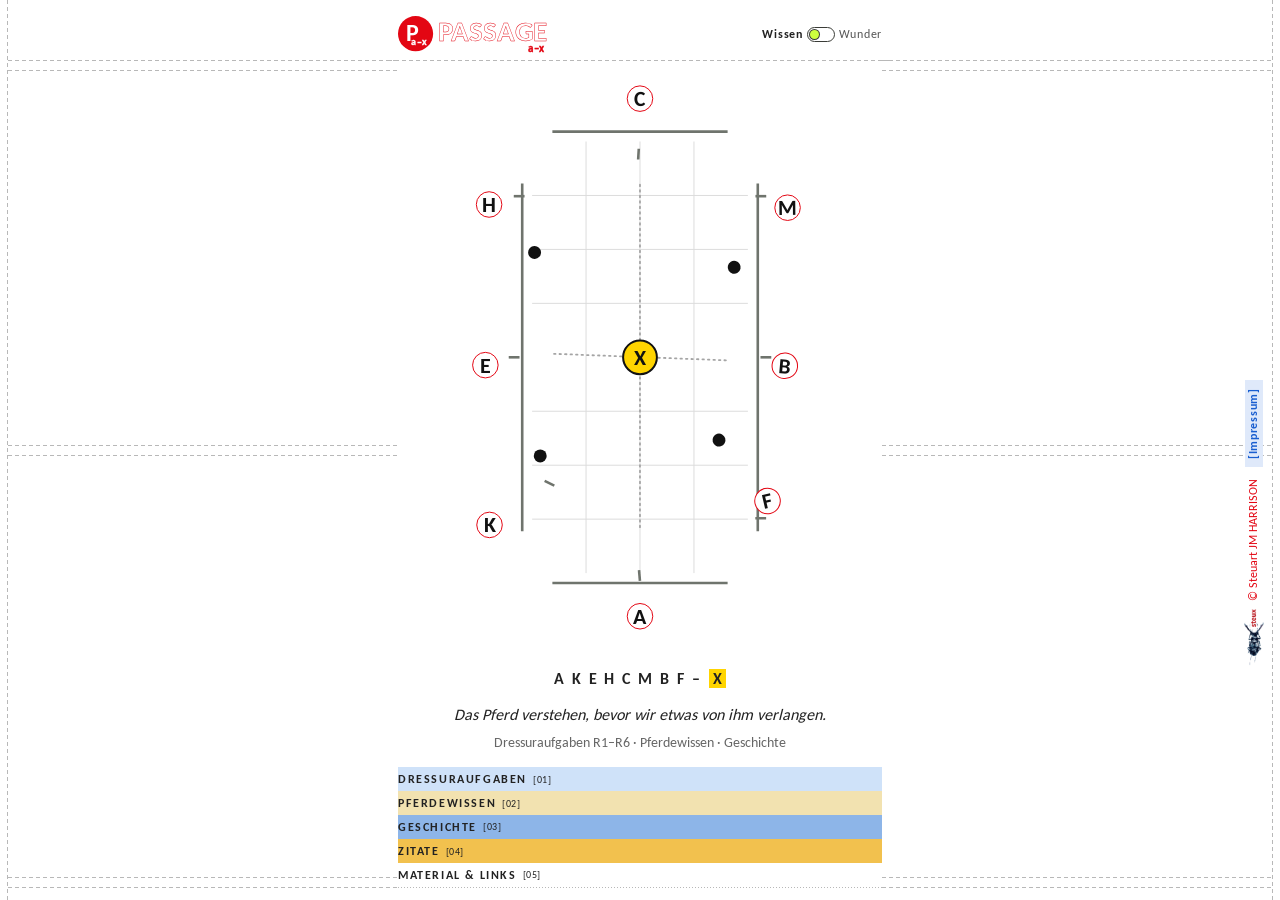
<file: theorie/index.html>
<!doctype html><html lang="de"><head><meta charset="utf-8"><meta name="viewport" content="width=device-width,initial-scale=1"><title>PASSAGE a–x</title>
<script>location.replace('../index.html'+location.hash)</script>
<meta http-equiv="refresh" content="0;url=../"></head>
<body style="font-family:system-ui,sans-serif;padding:24px"><p>Weiter zu <a href="../index.html">PASSAGE a–x</a>.</p></body></html>
</file>
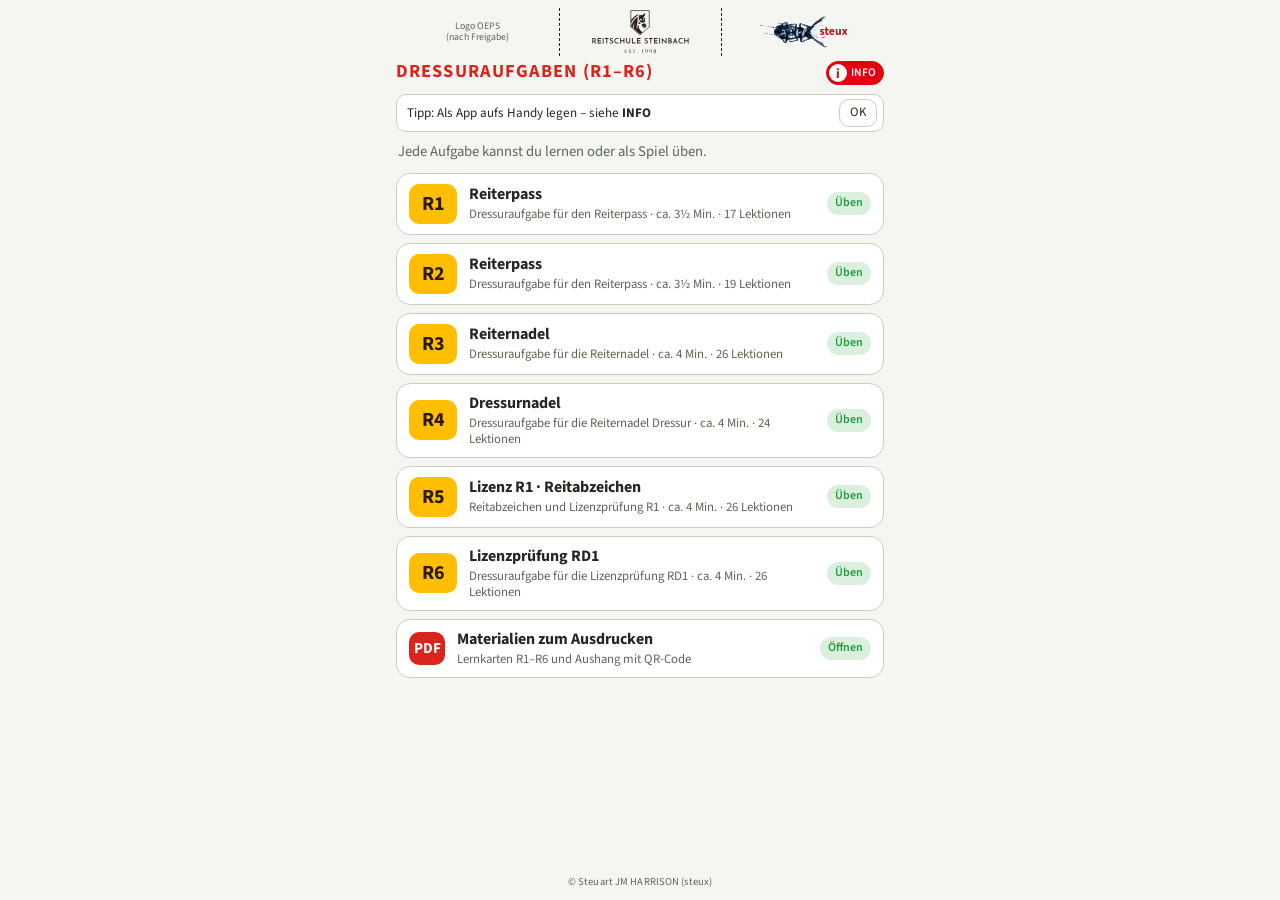
<file: demo.html>
<!doctype html><html><head><meta charset=utf8><meta name=viewport content="width=device-width,initial-scale=1,viewport-fit=cover"><style>:root{color-scheme:light;box-sizing:border-box;padding-top:env(safe-area-inset-top,0px);padding-bottom:env(safe-area-inset-bottom,0px)}html{scroll-padding-top:env(safe-area-inset-top,0px)}body{margin:0;padding:0;font:14px -apple-system,BlinkMacSystemFont,sans-serif;background:#fff;color:#000}img{max-width:100%}[hidden]:not([hidden=until-found i]){display:none!important}</style></head><body>
<title>Dressuraufgaben · Demo Theorie</title>
<link rel="manifest" href="manifest.webmanifest"><link rel="apple-touch-icon" href="apple-touch-icon.png"><link rel="icon" href="icon-192.png"><meta name="apple-mobile-web-app-capable" content="yes"><meta name="mobile-web-app-capable" content="yes"><meta name="apple-mobile-web-app-title" content="Dressur"><meta name="theme-color" content="#f5f6f2">
<link rel="stylesheet" href="https://fonts.googleapis.com/css2?family=Source+Sans+3:wght@400;600;700&display=swap">
<style>
/* Layout: full-screen app column — logo + title, mode switch, arena that fills the free height, controls pinned below */
:root{--bg:#f5f6f2;--surface:#ffffff;--fg:#22281f;--muted:#5d6656;--line:#c9cec1;--sand:#ebe3d0;--accent:#2f6b4a;
--schritt:#7d7a70;--trab:#2f6fb5;--leicht:#17876a;--galopp:#c9502a;
--logo:#2b2118;--helpbg:#e3000f;--helpfg:#ffffff;--helpi:#ffffff;--helpifg:#e3000f;--orange:#ffbf00;--orangefg:#2a1a00;--ok:#1f9d3a;--bad:#d32f2f;--title:#da251d;--display:"Source Sans 3",system-ui,sans-serif;--body:"Source Sans 3",system-ui,sans-serif}
@media (prefers-color-scheme:dark){:root:not([data-theme="light"]){--bg:#171a16;--surface:#20251f;--fg:#e6e9e1;--muted:#a3ab9b;--line:#3d453a;--sand:#2c2a22;--accent:#7cc39c;--schritt:#a9a69b;--trab:#6aa5e6;--leicht:#4fc4a0;--galopp:#ec8460;--logo:#e9e3d8;--helpbg:#ff1f1f;--helpfg:#ffffff;--helpi:#ffffff;--helpifg:#d9000d;--orange:#ffbf00;--orangefg:#2a1a00;--ok:#3ccf5c;--bad:#ff5a52;--title:#ff6a5f;color-scheme:dark}}
:root[data-theme="dark"]{--bg:#171a16;--surface:#20251f;--fg:#e6e9e1;--muted:#a3ab9b;--line:#3d453a;--sand:#2c2a22;--accent:#7cc39c;--schritt:#a9a69b;--trab:#6aa5e6;--leicht:#4fc4a0;--galopp:#ec8460;--logo:#e9e3d8;--helpbg:#ff1f1f;--helpfg:#ffffff;--helpi:#ffffff;--helpifg:#d9000d;--orange:#ffbf00;--orangefg:#2a1a00;--ok:#3ccf5c;--bad:#ff5a52;--title:#ff6a5f;color-scheme:dark}
html{height:100%;box-sizing:border-box}
[hidden]{display:none!important}
*,*::before,*::after{box-sizing:inherit}
body{height:100%;margin:0;background:var(--bg);color:var(--fg);font-family:var(--body);font-size:16px;line-height:1.4}
.app{height:100%;min-height:600px;max-width:520px;margin:0 auto;padding-inline:16px;padding-block:10px 12px;display:flex;flex-direction:column;gap:8px}
.head{display:flex;flex-direction:column;align-items:center;gap:4px;margin-top:-2px}
.logo svg{height:clamp(64px,12.5vh,100px);width:auto;display:block}
.titlebar{width:100%;display:flex;align-items:center;justify-content:space-between;gap:8px}
h1{font-family:var(--display);font-weight:700;font-size:clamp(.92rem,4.1vw,1.15rem);color:var(--title);white-space:nowrap;overflow:hidden;text-overflow:ellipsis;line-height:1.2;margin:0;min-width:0}
.help{display:flex;align-items:center;gap:4px;padding:2px 7px 2px 2px;border-radius:999px;font-weight:600;font-size:.72rem;flex:none}
.help .i{font-weight:700;width:18px;height:18px;border-radius:50%;background:var(--accent);color:var(--bg);display:grid;place-items:center;font-size:.85rem;font-family:var(--display)}
.tipbar{display:flex;align-items:center;justify-content:space-between;gap:8px;font-size:.82rem;background:var(--surface);border:1px solid var(--line);border-radius:10px;padding:4px 6px 4px 10px}
.tipbar button{padding:4px 10px;font-size:.8rem}
.seg{display:grid;grid-template-columns:1fr 1fr;gap:4px;background:var(--sand);border-radius:12px;padding:3px;flex:none}
.seg button{border:none;background:transparent;padding:7px}
.seg button[aria-pressed="true"]{background:var(--surface);font-weight:600}
.lg{display:flex;flex-wrap:wrap;justify-content:center;gap:2px 12px;font-size:.75rem;color:var(--muted);flex:none}
.lg span{display:flex;align-items:center;gap:5px}
.stage{flex:1 1 auto;min-height:170px;display:flex;justify-content:center}
svg.arena{height:100%;width:100%;display:block}
.panels{display:grid;flex:none}
.panels>.panel{grid-area:1/1}
.panel{display:flex;flex-direction:column;gap:5px}
.panel.off{visibility:hidden;pointer-events:none}
.card{background:var(--surface);border:1px solid var(--line);border-radius:14px;padding:6px 12px}
.top{display:flex;justify-content:space-between;align-items:center}
.badge{font-weight:600;font-size:.88rem;padding:1px 9px;border-radius:8px;background:var(--sand);color:var(--fg)}
.count{font-size:.78rem;color:var(--muted);font-variant-numeric:tabular-nums}
#tx{margin:4px 0 1px;font-size:1.02rem;font-weight:600;cursor:pointer}
#gt{margin:0;font-size:.85rem;color:var(--muted)}
.btns{display:grid;grid-template-columns:1fr 1fr;gap:6px}
button{font:inherit;font-size:.92rem;padding:8px 8px;border-radius:10px;border:1px solid var(--line);background:var(--surface);color:var(--fg);cursor:pointer}
button.primary{background:var(--accent);border-color:var(--accent);color:var(--bg);font-weight:600}
button:focus-visible{outline:2px solid var(--accent);outline-offset:2px}
.opts{display:flex;flex-direction:column;gap:5px}
.opt{text-align:left;display:flex;gap:10px;align-items:center;padding:4px 10px;font-size:.86rem;line-height:1.2;min-height:calc(2.4em + 8px)}
.mini{padding:3px 9px;font-size:.8rem}
.qrow{display:grid;grid-template-columns:1fr auto;align-items:center;gap:8px;min-height:36px}
.qrow #gn{padding:6px 14px}
.grow #gn{padding-inline:18px}
#learn .card{flex:1;display:flex;flex-direction:column}
#learn .card #tx{margin-top:auto}
#learn .card #gt{margin-bottom:auto}
.opt b{min-width:3.6em;font-weight:600}
.opt.ok{border-color:var(--leicht);background:color-mix(in srgb,var(--leicht) 16%,var(--surface))}
.opt.bad{border-color:var(--galopp);background:color-mix(in srgb,var(--galopp) 16%,var(--surface))}
.score{display:flex;justify-content:space-between;align-items:center;font-size:.85rem;color:var(--muted);font-variant-numeric:tabular-nums}
.score strong{color:var(--fg)}
#gq{margin:0;font-size:1rem;font-weight:600}
#fb{margin:0;font-weight:600;font-size:.88rem;line-height:1.25}
.info{flex:1 1 auto;min-height:0;overflow-y:auto;background:var(--surface);border:1px solid var(--line);border-radius:14px;padding:14px 16px;display:flex;flex-direction:column;gap:12px;font-size:.92rem}
.info h2{font-family:var(--display);font-weight:700;color:var(--title);font-size:1.1rem;margin:0}
.info h3{font-size:.92rem;margin:0 0 2px}
.info p{margin:0}
.info .small{font-size:.8rem;color:var(--muted)}
.help{background:var(--helpbg);border-color:var(--helpbg);color:var(--helpfg)}
.help .i{background:var(--helpi);color:var(--helpifg)}
#nx.primary,#gn.primary{background:var(--orange);border-color:var(--orange);color:var(--orangefg)}
.opt.ok{border-color:var(--ok)!important;box-shadow:inset 0 0 0 2px var(--ok);background:color-mix(in srgb,var(--ok) 14%,var(--surface))!important}
.opt.bad{border-color:var(--bad)!important;box-shadow:inset 0 0 0 2px var(--bad);background:color-mix(in srgb,var(--bad) 14%,var(--surface))!important}
.back{flex:none;padding:5px 10px;font-size:.85rem;font-weight:600}
.home{flex:1 1 auto;min-height:0;overflow-y:auto;display:flex;flex-direction:column;gap:8px;padding-bottom:4px}
.home .intro{margin:2px 2px 2px;font-size:.92rem;color:var(--muted)}
.tile{display:grid;grid-template-columns:auto 1fr auto;align-items:center;gap:12px;text-align:left;padding:10px 12px;border-radius:14px;background:var(--surface);border:1px solid var(--line)}
.tile .code{font-weight:700;font-size:1.25rem;min-width:2.4em;text-align:center;padding:6px 0;border-radius:10px;background:var(--sand);color:var(--fg)}
.tile .nm{font-weight:700;font-size:1rem;line-height:1.2}
.tile .ds{font-size:.8rem;color:var(--muted);line-height:1.25;margin-top:2px}
.tile .st{font-size:.75rem;font-weight:600;padding:3px 8px;border-radius:999px;white-space:nowrap}
.tile .st.ready{background:color-mix(in srgb,var(--ok) 16%,var(--surface));color:var(--ok)}
.tile .st.soon{background:var(--sand);color:var(--muted)}
.tile.soon{opacity:.75}
.tile.ready .code{background:var(--orange);color:var(--orangefg)}
.note{font-size:.85rem;font-weight:600;color:var(--fg);background:var(--sand);border-radius:10px;padding:6px 10px;margin:0}
.credits{display:grid;grid-template-columns:1fr 1fr;gap:8px;margin-top:4px}
.credit{display:flex;flex-direction:column;align-items:center;gap:4px;font-size:.72rem;color:var(--muted);text-align:center;line-height:1.2}
.lbox{width:100%;height:46px;border:1.5px dashed var(--line);border-radius:10px;display:grid;place-items:center;font-size:.7rem;color:var(--muted);background:var(--surface)}
.info .credits{margin-top:6px}
.lockup{display:grid;grid-template-columns:1fr 1fr 1fr;align-items:stretch;width:100%;height:48px}
.lockup .cell{display:flex;align-items:center;justify-content:center;min-width:0;padding-inline:4px}
.lockup .cell+.cell{border-left:1px dashed var(--fg)}
.lockup .cell svg{height:44px;width:auto;max-width:100%;display:block}
.lockup .oeps{font-size:.62rem;color:var(--muted);text-align:center;line-height:1.15}
.lockup img.steux{max-height:32px;max-width:96%;display:block}
.lbox.has{background:#ffffff;padding:3px 6px}
.lbox{border:1px dotted var(--muted)!important}
h1.home{text-transform:uppercase;letter-spacing:.06em}
.lbox img.steux{max-height:38px;max-width:100%;display:block}
.panels{height:210px}
.panel{min-height:0;overflow:hidden}
.opt{height:42px;min-height:0!important;overflow:hidden}
.opt span{display:-webkit-box;-webkit-line-clamp:2;-webkit-box-orient:vertical;overflow:hidden}
.opt.long{font-size:.74rem;line-height:1.15}
.opt.xlong{font-size:.68rem;line-height:1.12}
.opt b{font-size:.86rem;line-height:1.2}
#tx.long{font-size:.92rem;line-height:1.25}
.toprow{display:grid;grid-template-columns:86px 1fr 86px;align-items:center;gap:12px;width:100%}
.toprow .logo{display:flex;justify-content:center}
.toprow .tl{display:flex;justify-content:center}
.toprow .lbox{height:52px;width:86px;font-size:.64rem;line-height:1.1;text-align:center;padding:2px}
.toprow .lbox.has{padding:2px 4px}
.toprow .lbox img.steux{max-height:46px;max-width:78px}
.toprow .logo svg{max-width:100%;height:clamp(68px,13vh,104px)}
.tile.mat .code{background:var(--title);color:#ffffff;font-size:.95rem}
.tile.oeps{text-decoration:none;color:var(--fg)}
.tile.oeps .code{font-size:.8rem}
.tile.pdf .code{font-size:.85rem}
.intro.one{white-space:nowrap;overflow:hidden;text-overflow:ellipsis;font-size:clamp(.72rem,3.5vw,.92rem)}
.copy{flex:none;margin:0;text-align:center;font-size:.66rem;line-height:1.1;color:var(--muted);letter-spacing:.01em}

/* ---- Theorie (Demo) ---- */
:root{--theo:#1f5fa8;--theofg:#ffffff;--theobg:#e6eef7}
@media (prefers-color-scheme:dark){:root:not([data-theme="light"]){--theo:#6aa5e6;--theofg:#0d1a2a;--theobg:#1b2633}}
:root[data-theme="dark"]{--theo:#6aa5e6;--theofg:#0d1a2a;--theobg:#1b2633}
.seg.three{grid-template-columns:1fr 1fr 1fr}
.seg #mTheo[aria-pressed="true"]{background:var(--theo);color:var(--theofg)}
#theo{flex:1 1 auto;min-height:0;display:flex;flex-direction:column;gap:8px}
#theo .band{display:flex;align-items:center;justify-content:space-between;flex-wrap:wrap;gap:6px;background:var(--theobg);border:1px solid color-mix(in srgb,var(--theo) 35%,transparent);border-radius:10px;padding:5px 8px 5px 10px;font-size:.78rem;color:var(--theo);font-weight:700;letter-spacing:.05em;text-transform:uppercase;flex:none}
#theo .sub{display:flex;gap:4px;flex-wrap:wrap}
#theo .sub button{padding:3px 10px;font-size:.8rem;border-radius:999px;text-transform:none;letter-spacing:0;font-weight:400}
#theo .sub button[aria-pressed="true"]{background:var(--theo);border-color:var(--theo);color:var(--theofg);font-weight:600}
#thStage{flex:1 1 auto;min-height:150px;display:flex;justify-content:center}
#thStage svg{height:100%;width:100%;display:block}
#theo .tp{display:flex;flex-direction:column;gap:6px;flex:none}
#theo .card{display:flex;flex-direction:column;gap:3px;padding:8px 12px}
#theo .tests{display:flex;gap:3px;flex-wrap:wrap;align-items:center}
#theo .tests span{font-size:.7rem;font-weight:700;padding:0 5px;border-radius:5px;border:1px solid var(--line);color:var(--muted)}
#theo .tests span.on{background:var(--theo);border-color:var(--theo);color:var(--theofg)}
#theo .tests em{font-size:.75rem;color:var(--muted)}
#theo .nm{margin:0;font-size:1.05rem;font-weight:700}
#theo .ds{margin:0;font-size:.88rem;color:var(--muted)}
#theo .de{margin:0;font-size:.75rem;color:var(--muted);font-style:italic}
#theo button.primary{background:var(--theo);border-color:var(--theo);color:var(--theofg)}
#theo button:disabled{opacity:.45;cursor:default}
#theo .opt{height:auto!important;min-height:38px!important;display:block;padding:6px 10px;font-size:.9rem;line-height:1.25}
#theo .q{margin:0;font-weight:600}
#theo .fb{margin:0;font-size:.85rem;color:var(--muted);min-height:1.3em}
#theo .score{flex-wrap:nowrap;gap:8px}
#theo .score>span{white-space:nowrap}
#theo .mini{padding:3px 9px;font-size:.8rem}
#theo select{flex:1 1 auto;font:inherit;font-size:.85rem;padding:5px 8px;border-radius:8px;border:1px solid var(--line);background:var(--surface);color:var(--fg);max-width:100%;min-width:0}
#theo #thQuest{flex:1 1 auto;min-height:0}
#thQuest .card{flex:1 1 auto;justify-content:center;gap:8px;min-height:0;overflow-y:auto}
#thQuest .q{font-size:1.05rem}
#theo .draft{font-size:.7rem;color:var(--muted)}
@media (prefers-reduced-motion:reduce){#thFig path{transition:none!important}}

@media (max-height:720px){.app{gap:6px;padding-block:6px 8px;min-height:540px}.logo svg{height:66px}.card{padding:5px 10px}button{padding:6px 8px}.opt{padding:3px 10px}.stage{min-height:140px}.panels{height:196px}.opt{height:38px}}
</style>
<div class="app">
<header class="head">
<div class="lockup" id="lockup" hidden><div class="cell"><span class="oeps">Logo OEPS<br>(nach Freigabe)</span></div><div class="cell"><svg role="img" aria-label="Reitschule Steinbach, gegründet 1998" xmlns="http://www.w3.org/2000/svg" viewBox="-748 46 2126 954"><g style="fill:var(--logo)"><g transform="translate(63,10.2) scale(0.8)"><path d="M65,60 L565,60 L565,500 L315,720 L65,500Z" fill="none" style="stroke:var(--logo)" stroke-width="18" stroke-linejoin="miter"/><path fill-rule="evenodd" d="M312.9,690.7C310.5,688.8 305.1,685.4 301.0,683.0C296.9,680.6 291.4,677.0 288.9,675.1C286.4,673.1 279.7,668.6 274.0,665.0C268.4,661.4 261.6,656.6 259.0,654.2C256.4,651.9 251.1,647.6 247.2,644.7C243.4,641.8 217.3,619.5 189.2,595.0C140.9,552.9 138.2,550.4 139.8,548.7C141.7,546.6 143.0,532.6 143.5,509.9C143.8,492.1 144.3,488.3 148.0,477.2C149.6,472.4 151.5,463.3 152.4,457.0C153.6,448.4 154.7,444.1 156.9,439.9C158.5,436.9 160.3,431.9 160.9,428.8C161.6,425.4 163.3,421.7 165.1,419.4C168.2,415.5 168.8,412.2 166.8,410.2C164.7,408.1 163.1,408.9 161.1,412.9C160.0,415.0 157.2,418.3 154.9,420.1C152.5,422.0 149.9,425.3 148.7,427.9C147.6,430.5 145.2,434.6 143.5,437.2C141.6,439.9 139.3,445.4 138.0,450.1C136.8,454.7 134.7,460.9 133.3,464.0C128.9,473.7 127.0,480.2 124.9,491.9C123.9,498.2 121.9,505.8 120.5,508.8C117.5,515.3 116.6,522.0 117.8,528.3C118.3,530.9 118.5,533.0 118.1,532.8C117.7,532.6 107.9,524.2 96.2,514.0L75.0,495.5L75.0,379.5C75.1,279.5 75.3,263.2 76.5,261.6C79.0,258.4 79.1,260.2 77.7,273.5C75.8,290.8 77.3,299.2 82.8,302.8C85.0,304.2 85.3,304.1 90.3,298.9C93.2,295.9 98.1,290.1 101.3,286.0C116.0,266.7 120.3,261.4 127.7,254.2C132.0,250.0 137.9,244.5 140.8,242.1C143.7,239.7 149.6,234.3 153.9,230.1C168.6,215.6 176.0,209.2 181.8,205.9C184.9,204.2 190.0,200.8 193.0,198.4C196.0,196.1 200.3,193.4 202.4,192.6C204.6,191.7 208.7,189.2 211.4,187.1C214.2,185.0 219.4,182.3 223.0,181.0C226.6,179.7 234.2,176.5 240.0,174.0C256.5,166.6 257.9,166.3 260.1,169.1C261.1,170.4 262.0,172.0 262.0,172.6C262.0,173.2 263.3,175.4 265.0,177.5C266.6,179.6 268.0,181.9 268.0,182.6C268.0,185.2 261.6,191.2 255.6,194.2C252.2,195.9 247.0,198.9 244.0,201.0C241.0,203.0 236.6,205.7 234.4,206.8C232.1,208.0 227.8,211.1 224.9,213.8C221.9,216.5 217.0,220.5 214.0,222.7C211.0,224.9 204.5,230.3 199.7,234.6C194.8,239.0 188.7,244.0 186.2,245.8C176.9,252.4 171.0,258.2 164.0,267.5C160.1,272.7 156.5,277.0 156.0,277.0C155.5,277.0 153.2,279.6 150.8,282.8C148.5,285.9 144.7,290.5 142.5,293.0C140.2,295.5 135.4,302.0 131.8,307.5C128.2,313.0 123.5,319.1 121.5,321.0C119.5,322.9 116.0,328.1 113.8,332.5C111.6,336.9 107.4,343.9 104.6,348.0C101.7,352.1 95.0,364.3 89.6,375.1C79.9,394.8 79.9,394.8 79.0,407.1C78.5,413.9 78.0,423.7 78.0,428.9C78.0,444.0 82.3,455.5 86.6,452.0C89.1,449.8 92.8,441.8 95.1,433.3C99.5,416.8 103.2,408.2 114.0,389.5C117.2,384.0 120.9,376.4 122.4,372.5C123.8,368.6 126.8,363.2 129.1,360.5C134.6,353.7 139.9,345.4 142.2,340.1C143.2,337.6 145.6,333.8 147.4,331.5C149.2,329.3 153.1,323.9 156.0,319.5C159.0,315.1 163.7,309.2 166.4,306.5C169.2,303.7 174.3,297.8 177.8,293.4C181.5,288.5 186.8,283.2 191.0,280.0C194.9,277.2 198.0,274.5 198.0,274.0C198.0,271.0 231.1,239.8 239.6,234.8C245.6,231.3 251.1,235.7 245.9,239.8C243.5,241.8 244.2,245.0 247.0,245.0C248.6,245.0 248.8,246.5 249.2,260.2C249.7,273.8 250.1,276.6 252.9,285.4C254.7,291.2 256.3,298.7 256.6,303.5C257.3,311.6 257.2,311.9 253.2,320.6C243.5,342.0 240.4,359.5 241.6,386.0C242.9,413.8 242.9,413.4 238.3,422.5C233.1,432.9 231.7,437.5 228.3,455.5C225.7,469.5 225.5,472.2 225.5,496.5C225.6,535.5 228.8,554.7 236.4,560.5C242.3,565.0 242.9,563.8 243.0,548.5C243.1,526.9 245.6,503.3 249.3,488.5C251.2,480.8 253.5,471.0 254.4,466.8C257.5,452.6 262.5,450.2 270.2,459.2C277.7,468.0 278.3,469.8 279.1,486.0C279.9,502.7 280.9,508.3 284.5,517.2C285.9,520.7 287.8,526.2 288.6,529.5C290.6,537.0 296.5,549.9 301.3,556.9C303.3,559.8 305.9,564.9 307.2,568.3C308.4,571.6 310.8,576.2 312.5,578.4C314.2,580.7 317.1,584.8 319.0,587.5C322.6,592.8 329.3,600.4 351.4,623.8C369.5,642.9 370.4,643.5 379.1,643.5C385.4,643.5 385.8,643.6 384.1,645.0C383.0,645.8 370.6,656.6 356.5,669.0C342.4,681.4 329.9,692.0 328.7,692.7C324.3,695.2 317.7,694.3 312.9,690.7ZM430.5,525.1C420.7,524.1 400.6,520.3 396.5,518.5C391.3,516.3 389.1,512.7 384.1,498.3C381.4,490.6 378.8,483.5 378.3,482.5C377.0,480.2 362.8,466.0 361.8,466.0C361.4,466.0 359.6,463.8 357.9,461.0C356.2,458.2 354.4,456.0 353.9,456.0C353.3,456.0 353.1,455.6 353.4,455.1C353.8,454.6 353.5,454.0 352.9,453.8C349.7,452.7 360.0,440.0 369.0,433.9C370.9,432.6 374.9,429.3 377.9,426.6C386.9,418.5 396.9,414.5 414.0,412.1C447.7,407.4 447.7,407.4 450.8,409.7C452.3,410.8 455.9,412.9 458.6,414.3C463.6,416.8 463.7,417.0 465.4,423.7C466.4,428.1 468.5,432.7 471.4,437.0C473.8,440.6 478.3,448.7 481.4,455.0C486.5,465.4 487.0,467.0 487.0,473.2C487.0,481.3 483.8,490.9 478.5,498.5C474.1,505.0 457.6,521.1 453.0,523.5C449.0,525.5 441.4,526.1 430.5,525.1ZM428.2,499.6C433.7,495.4 431.0,482.3 422.5,472.1C413.9,462.0 404.3,478.0 411.8,489.9C417.9,499.7 423.7,503.1 428.2,499.6ZM298.7,427.5C295.5,425.9 287.4,419.2 282.5,414.1C280.7,412.3 277.5,407.4 275.3,403.3C271.5,395.7 271.5,395.7 271.8,381.1C271.9,373.1 272.5,364.9 273.0,362.8C276.0,352.0 281.2,352.8 289.6,365.4C292.5,369.9 298.9,377.8 303.7,383.0C308.5,388.2 314.0,394.8 315.8,397.7C318.5,401.8 320.4,403.5 325.6,406.1C333.3,410.0 335.4,412.1 334.5,414.9C334.2,416.0 333.6,416.9 333.2,416.7C332.8,416.6 332.3,416.9 332.2,417.5C331.5,419.6 329.8,420.9 328.4,420.3C327.6,420.0 327.0,420.3 327.0,420.9C327.0,421.5 326.2,422.0 325.2,422.0C324.2,422.0 322.4,422.7 321.2,423.6C320.0,424.4 319.0,424.8 319.0,424.5C319.0,424.2 318.0,424.5 316.8,425.2C315.5,425.9 313.4,426.6 312.0,426.7C310.6,426.9 308.2,427.5 306.6,428.0C302.8,429.3 302.0,429.3 298.7,427.5ZM360.0,393.6C357.5,391.6 353.7,388.8 351.5,387.3C343.3,381.6 322.5,359.4 313.2,346.4C301.2,329.7 296.5,320.1 287.7,294.5L280.5,273.5L280.7,244.7C281.0,211.9 281.1,211.2 289.5,201.7C297.3,192.8 299.4,187.2 299.5,175.3C299.6,164.9 301.0,161.0 304.5,161.0C305.2,161.0 306.0,160.4 306.3,159.7C306.5,159.0 307.9,158.4 309.2,158.3C311.7,158.0 311.7,158.0 309.3,166.1C308.1,170.6 307.0,176.1 307.0,178.4C307.0,184.0 311.4,192.6 315.4,195.1C322.0,199.1 326.3,196.9 331.8,186.6C334.0,182.7 337.2,176.9 339.0,173.7L342.2,167.9L347.4,172.8C352.5,177.7 352.5,177.7 367.0,178.5C393.1,179.9 396.1,179.2 405.5,169.4C408.8,166.0 415.6,160.2 420.5,156.5C425.4,152.8 432.6,146.4 436.5,142.4C440.4,138.3 444.3,135.0 445.4,135.0C448.1,135.0 453.5,141.2 455.6,146.5C458.3,153.8 456.6,170.9 452.4,177.2C450.8,179.7 448.8,183.7 448.0,186.1C446.3,191.3 436.6,202.0 430.3,205.7C421.2,211.0 419.7,218.0 424.6,231.5C426.0,235.3 427.3,241.3 427.5,244.7C427.9,251.3 429.9,255.4 433.4,256.6C434.4,256.9 437.6,259.1 440.5,261.4C444.9,264.9 446.5,267.2 451.4,277.2C457.1,288.7 457.2,289.2 457.2,297.3C457.2,304.4 456.7,306.8 454.0,313.6C450.9,321.0 450.7,322.5 450.0,338.0C449.6,347.7 449.7,357.9 450.3,362.7C451.9,375.7 448.7,378.8 434.9,377.7C422.6,376.7 389.0,385.2 378.3,392.2C369.5,397.9 365.6,398.2 360.0,393.6ZM431.0,340.4C432.4,336.7 432.2,327.2 430.5,318.9C429.7,314.8 428.6,306.3 428.1,300.0C427.6,293.7 426.3,285.1 425.2,281.0C424.1,276.9 422.5,269.9 421.7,265.5C419.2,252.2 416.5,246.3 409.4,239.0C404.0,233.5 402.8,232.7 401.3,233.6C398.6,235.3 398.9,250.5 401.9,258.0C403.4,261.9 404.0,265.7 404.0,271.0C404.0,275.1 404.7,281.4 405.6,285.0C406.4,288.6 408.0,296.3 409.0,302.3C410.2,309.2 411.9,315.3 413.8,319.3C415.5,322.8 417.6,328.6 418.4,332.4C420.4,340.6 421.5,342.9 424.3,343.9C427.1,345.0 429.8,343.6 431.0,340.4ZM372.7,340.4C373.7,337.7 367.4,316.9 362.7,307.3C355.2,291.8 349.6,287.0 339.2,287.0C336.1,287.0 331.4,286.0 327.4,284.5C320.8,282.0 315.5,281.4 313.4,282.8C308.3,286.3 307.7,293.6 312.0,300.4C313.7,303.0 316.6,308.1 318.4,311.8C322.9,320.6 325.3,322.0 336.2,322.0C348.7,322.1 356.5,326.3 361.2,335.5C362.4,337.7 364.0,340.0 364.9,340.7C367.2,342.5 371.9,342.3 372.7,340.4Z"/></g><g transform="translate(0,-136)"><path transform="translate(-735.0,907) scale(0.1595,-0.1595)" d="M305.09965881139414 728.1997936999127Q365.3994287074506 728.1997936999127 415.04931365547884 712.4998413076252Q464.6991986035071 696.7998889153376 499.9991668650322 666.6999523922875Q535.2991351265572 636.6000158692375 554.5991430611759 593.350075378878Q573.8991509957947 550.1001348885186 573.8991509957947 494.3001666269936Q573.8991509957947 450.80020630008727 560.8491628977229 408.0502658097279Q547.7991747996509 365.3003253193684 518.3492025708165 330.4003808616996Q488.89923034198205 295.5004364040308 440.9992858843133 274.3504721098151Q393.09934142664446 253.20050781559945 322.3994287074506 253.20050781559945H216.59938109973814V0H100.40014282313734V728.1997936999127ZM320.79941283821313 365.2997698960565Q359.79957153058797 365.2997698960565 385.6996746806316 377.4998016345314Q411.59977783067524 389.6998333730064 426.3498373403158 408.79988891533765Q441.09989684995634 427.8999444576688 447.4999206538126 449.40002380385624Q453.8999444576688 470.90010315004366 453.8999444576688 490.2001904308498Q453.8999444576688 508.2003491232246 447.9998809807189 529.5504245021027Q442.0998175037689 550.9004998809808 427.7997302229628 570.6505197175276Q413.49964294215664 590.4005395540744 388.44957549789734 603.250535586765Q363.39950805363804 616.1005316194556 325.39950805363804 616.1005316194556H216.59938109973814V365.2997698960565ZM446.59914306117594 295.70030945013093 633.099262080457 0H497.7001507577561L308.1000555423312 292.6003332539872Z"/><path transform="translate(-621.1,907) scale(0.1595,-0.1595)" d="M100.40014282313734 728.1997936999127H583.1996350075378V616.1005316194556H216.59938109973814V421.599539792113H542.7996508767753V309.50027771165594H216.59938109973814V112.09926208045704H597.1996350075378V0H100.40014282313734Z"/><path transform="translate(-509.1,907) scale(0.1595,-0.1595)" d="M100.40014282313734 728.1997936999127H216.59938109973814V0H100.40014282313734Z"/><path transform="translate(-451.5,907) scale(0.1595,-0.1595)" d="M48.30008728080615 728.1997936999127H534.9998413076252V616.1005316194556H346.9996032690629V0H230.8003649924621V616.1005316194556H48.30008728080615Z"/><path transform="translate(-351.5,907) scale(0.1595,-0.1595)" d="M481.99984130762516 579.6005712925494Q443.2999285884313 600.2005078155995 399.3499166865032 614.600491946362Q355.3999047845751 629.0004760771245 315.2998492422439 629.0004760771245Q261.3996667460128 629.0004760771245 229.89954772673173 605.2003491232247Q198.39942870745062 581.4002221693247 198.39942870745062 538.9001031500436Q198.39942870745062 508.69999206538125 219.9494564786162 486.39994445766877Q241.4994842497818 464.09989684995634 275.94953582480366 447.34987701340947Q310.39958739982546 430.59985717686266 348.09965881139414 416.39982543838767Q380.9996826152503 404.0998175037689 413.39970641910656 387.7498214710783Q445.7997302229628 371.39982543838767 471.69975402681905 347.3498373403158Q497.59977783067524 323.2998492422439 513.0497897326034 287.5498690787908Q528.4998016345314 251.79988891533762 528.4998016345314 199.69991271919383Q528.4998016345314 142.79988891533762 499.79980956915017 95.54990875188447Q471.0998175037689 48.29992858843133 416.8998651114814 20.149964294215664Q362.69991271919383 -8 285.5000396730937 -8Q240.19995239228754 -8 196.69995239228754 1.8500357057843368Q153.19995239228754 11.700071411568674 114.05002777116559 29.200071411568672Q74.90010315004363 46.70007141156867 41.90026184241847 69.19995239228756L93.59993652305008 160.29937316511942Q118.3999047845751 142.19939696897563 149.19991271919383 127.24938506704753Q179.99992065381258 112.29937316511942 212.79996826152504 103.39934936126319Q245.6000158692375 94.49932555740696 274.90010315004366 94.49932555740696Q306.00023803856226 94.49932555740696 336.70034912322467 104.84940093628501Q367.400460207887 115.19947631516305 387.6005316194557 138.14960723637228Q407.80060303102437 161.09973815758153 407.80060303102437 199.3999047845751Q407.80060303102437 230.1001348885186 390.1505197175276 252.1502420058716Q372.5004364040308 274.2003491232246 343.650321352059 290.7003887963183Q314.80020630008727 307.20042846941203 281.30008728080617 319.70046814250577Q247.30008728080617 332.70046814250577 211.90010315004366 348.9504483059589Q176.50011901928113 365.20042846941203 146.05014679044672 388.50039673093704Q115.6001745616123 411.8003649924621 97.00019836546853 446.05030548282156Q78.40022216932476 480.300245973181 78.40022216932476 529.7001507577561Q78.40022216932476 589.8000476077125 106.15020233277791 634.0999761961439Q133.90018249623105 678.3999047845751 183.65012298659047 704.0998571768627Q233.40006347694992 729.7998095691502 298.09997619614376 732.1997936999127Q375.3996667460128 732.1997936999127 429.6996350075379 713.5998571768627Q483.99960326906296 694.9999206538126 526.1995556613505 668.6999920653813Z"/><path transform="translate(-251.6,907) scale(0.1595,-0.1595)" d="M639.7998095691502 56.79988891533762Q624.4997222883441 45.599857176862656 592.7497421248909 29.79988891533762Q560.9997619614378 13.999920653812584 517.2998492422439 2.649964294215663Q473.5999365230501 -8.699992065381258 421.1000555423312 -8Q335.90010315004366 -6.600015869237483 268.15012298659053 22.599976196143775Q200.40014282313734 51.79996826152503 153.05014679044672 102.34995635959693Q105.70015075775609 152.89994445766882 80.55014679044672 218.4499325557407Q55.400142823137344 283.9999206538126 55.400142823137344 358.3999047845751Q55.400142823137344 440.59985717686266 81.35015472506547 509.6998333730064Q107.30016662699357 578.7998095691502 155.25017852892168 629.4998016345314Q203.2001904308498 680.1997936999127 268.9001824962311 708.1997936999127Q334.60017456161233 736.1997936999127 413.40014282313734 736.1997936999127Q482 736.1997936999127 536.59993652305 717.6998333730064Q591.1998730461002 699.1998730461002 628.3999047845751 675.8998651114814L582.2001904308498 566.5005950964056Q554.2001110846624 586.4006189002619 511.95009124811554 605.2505752598588Q469.7000714115687 624.1005316194556 417.20011108466235 624.1005316194556Q368.8999444576688 624.1005316194556 325.14980560184085 604.5004760771244Q281.3996667460128 584.9004205347933 247.99956359596922 549.4503292866777Q214.5994604459256 514.0002380385622 195.49940490359438 466.8501150519717Q176.3993493612632 419.69999206538125 176.3993493612632 364.59985717686266Q176.3993493612632 308.2997698960565 193.69939696897563 260.3996667460128Q210.9994445766881 212.49956359596922 243.4495358248036 177.54947234785368Q275.89962707291915 142.59938109973817 321.34975799412837 123.3493215900976Q366.79988891533765 104.09926208045704 423.5000396730937 104.09926208045704Q480.3999841307625 104.09926208045704 522.8499960326906 121.7492263746727Q565.3000079346187 139.39919066888837 590.9001031500436 160.6991986035071Z"/><path transform="translate(-133.7,907) scale(0.1595,-0.1595)" d="M691.4994049035944 728.1997936999127V0H575.3001666269936V309.50027771165594H216.59938109973814V0H100.40014282313734V728.1997936999127H216.59938109973814V421.29953185749423H575.3001666269936V728.1997936999127Z"/><path transform="translate(-0.3,907) scale(0.1595,-0.1595)" d="M204.8994683805443 262.3997460922003Q204.8994683805443 219.29953185749426 227.24950408632864 183.39942870745062Q249.59953979211298 147.49932555740696 286.949615170991 126.14928985162263Q324.29969054986907 104.79925414583829 369.7998095691502 104.79925414583829Q418.3999047845751 104.79925414583829 456.24998016345313 126.14928985162263Q494.1000555423312 147.49932555740696 516.1000952154249 183.39942870745062Q538.1001348885186 219.29953185749426 538.1001348885186 262.3997460922003V728.1997936999127H652.5993810997381V259.39974609220025Q652.5993810997381 179.59977783067524 614.8494406093787 119.3498373403158Q577.0995001190192 59.09989684995636 512.8495993017535 25.54994842497818Q448.5996984844878 -8 369.7998095691502 -8Q291.69991271919383 -8 227.80000793461875 25.54994842497818Q163.90010315004363 59.09989684995636 126.30016662699357 119.3498373403158Q88.70023010394351 179.59977783067524 88.70023010394351 259.39974609220025V728.1997936999127H204.8994683805443Z"/><path transform="translate(124.9,907) scale(0.1595,-0.1595)" d="M100.40014282313734 728.1997936999127H216.59938109973814V112.09926208045704H575.4997222883441V0H100.40014282313734Z"/><path transform="translate(232.4,907) scale(0.1595,-0.1595)" d="M100.40014282313734 728.1997936999127H583.1996350075378V616.1005316194556H216.59938109973814V421.599539792113H542.7996508767753V309.50027771165594H216.59938109973814V112.09926208045704H597.1996350075378V0H100.40014282313734Z"/><path transform="translate(402.5,907) scale(0.1595,-0.1595)" d="M481.99984130762516 579.6005712925494Q443.2999285884313 600.2005078155995 399.3499166865032 614.600491946362Q355.3999047845751 629.0004760771245 315.2998492422439 629.0004760771245Q261.3996667460128 629.0004760771245 229.89954772673173 605.2003491232247Q198.39942870745062 581.4002221693247 198.39942870745062 538.9001031500436Q198.39942870745062 508.69999206538125 219.9494564786162 486.39994445766877Q241.4994842497818 464.09989684995634 275.94953582480366 447.34987701340947Q310.39958739982546 430.59985717686266 348.09965881139414 416.39982543838767Q380.9996826152503 404.0998175037689 413.39970641910656 387.7498214710783Q445.7997302229628 371.39982543838767 471.69975402681905 347.3498373403158Q497.59977783067524 323.2998492422439 513.0497897326034 287.5498690787908Q528.4998016345314 251.79988891533762 528.4998016345314 199.69991271919383Q528.4998016345314 142.79988891533762 499.79980956915017 95.54990875188447Q471.0998175037689 48.29992858843133 416.8998651114814 20.149964294215664Q362.69991271919383 -8 285.5000396730937 -8Q240.19995239228754 -8 196.69995239228754 1.8500357057843368Q153.19995239228754 11.700071411568674 114.05002777116559 29.200071411568672Q74.90010315004363 46.70007141156867 41.90026184241847 69.19995239228756L93.59993652305008 160.29937316511942Q118.3999047845751 142.19939696897563 149.19991271919383 127.24938506704753Q179.99992065381258 112.29937316511942 212.79996826152504 103.39934936126319Q245.6000158692375 94.49932555740696 274.90010315004366 94.49932555740696Q306.00023803856226 94.49932555740696 336.70034912322467 104.84940093628501Q367.400460207887 115.19947631516305 387.6005316194557 138.14960723637228Q407.80060303102437 161.09973815758153 407.80060303102437 199.3999047845751Q407.80060303102437 230.1001348885186 390.1505197175276 252.1502420058716Q372.5004364040308 274.2003491232246 343.650321352059 290.7003887963183Q314.80020630008727 307.20042846941203 281.30008728080617 319.70046814250577Q247.30008728080617 332.70046814250577 211.90010315004366 348.9504483059589Q176.50011901928113 365.20042846941203 146.05014679044672 388.50039673093704Q115.6001745616123 411.8003649924621 97.00019836546853 446.05030548282156Q78.40022216932476 480.300245973181 78.40022216932476 529.7001507577561Q78.40022216932476 589.8000476077125 106.15020233277791 634.0999761961439Q133.90018249623105 678.3999047845751 183.65012298659047 704.0998571768627Q233.40006347694992 729.7998095691502 298.09997619614376 732.1997936999127Q375.3996667460128 732.1997936999127 429.6996350075379 713.5998571768627Q483.99960326906296 694.9999206538126 526.1995556613505 668.6999920653813Z"/><path transform="translate(502.4,907) scale(0.1595,-0.1595)" d="M48.30008728080615 728.1997936999127H534.9998413076252V616.1005316194556H346.9996032690629V0H230.8003649924621V616.1005316194556H48.30008728080615Z"/><path transform="translate(602.4,907) scale(0.1595,-0.1595)" d="M100.40014282313734 728.1997936999127H583.1996350075378V616.1005316194556H216.59938109973814V421.599539792113H542.7996508767753V309.50027771165594H216.59938109973814V112.09926208045704H597.1996350075378V0H100.40014282313734Z"/><path transform="translate(714.4,907) scale(0.1595,-0.1595)" d="M100.40014282313734 728.1997936999127H216.59938109973814V0H100.40014282313734Z"/><path transform="translate(772.0,907) scale(0.1595,-0.1595)" d="M739.8996270729192 -26.09989684995636 181.29961120368165 516.0011108466238 215.29937316511942 502.201380623661 217.69935729588195 0H100.40014282313734V752.9996826152503H105.50011901928113L655.7002301039435 210.798619376339L629.4003808616995 219.39847655320162L627.000396730937 728.1997936999127H743.2996112036817V-26.09989684995636Z"/><path transform="translate(913.6,907) scale(0.1595,-0.1595)" d="M298.6996746806316 728.1997936999127Q410.0995794652067 728.1997936999127 474.6494882170912 682.8998254383877Q539.1993969689756 637.5998571768627 539.1993969689756 544.6998333730064Q539.1993969689756 483 510.34951995556617 439.4500515750218Q481.49964294215664 395.90010315004366 430.5998175037689 372.6500833134968Q379.69999206538125 349.4000634769499 312.00015869237484 347.30000793461875L294.4003015155122 409.0995794652067Q374.6000158692375 407.8995477267317 437.5998175037689 383.34955962865985Q500.5996191383004 358.79957153058797 537.5495120209474 314.39962707291915Q574.4994049035944 269.9996826152503 574.4994049035944 208.59977783067524Q574.4994049035944 152.19987304610015 553.8994287074506 112.4999206538126Q533.2994525113069 72.79996826152504 498.29949218440055 47.89998413076252Q463.29953185749423 23 419.0995794652067 11.5Q374.89962707291915 0 327.3996667460128 0H100.40014282313734V728.1997936999127ZM317.49972228834406 417.8995477267317Q370.3999841307625 417.8995477267317 394.8000872808061 448.3996667460128Q419.2001904308498 478.899785765294 419.2001904308498 520.3000079346187Q419.2001904308498 569.7003094501309 388.00003967309374 592.9004205347933Q356.79988891533765 616.1005316194556 304.1996350075379 616.1005316194556H216.59938109973814V417.8995477267317ZM321.89970641910656 107.99928588431325Q358.6998333730064 107.99928588431325 388.89994445766877 118.59934142664444Q419.1000555423312 129.19939696897563 436.80012695389985 151.74950408632864Q454.5001983654685 174.29961120368165 454.5001983654685 207.99976196143774Q454.5001983654685 245.99992065381258 433.80012695389985 267.00003967309374Q413.1000555423312 288.00015869237484 380.84995635959694 296.90022216932476Q348.59985717686266 305.8002856462747 313.99976196143774 305.8002856462747H216.59938109973814V107.99928588431325Z"/><path transform="translate(1021.2,907) scale(0.1595,-0.1595)" d="M23.700309450130916 0 346.1000555423312 757.7998095691502H352.90002380385624L675.2997698960565 0H541.2006665079743L314.50027771165594 575.5009918273427L398.1997143537253 631.6005712925494L138.49956359596922 0ZM226.0996588113941 270.5001190192811H475.3004046655558L515.2001110846624 171.30072205030547H190.99992065381258Z"/><path transform="translate(1139.7,907) scale(0.1595,-0.1595)" d="M639.7998095691502 56.79988891533762Q624.4997222883441 45.599857176862656 592.7497421248909 29.79988891533762Q560.9997619614378 13.999920653812584 517.2998492422439 2.649964294215663Q473.5999365230501 -8.699992065381258 421.1000555423312 -8Q335.90010315004366 -6.600015869237483 268.15012298659053 22.599976196143775Q200.40014282313734 51.79996826152503 153.05014679044672 102.34995635959693Q105.70015075775609 152.89994445766882 80.55014679044672 218.4499325557407Q55.400142823137344 283.9999206538126 55.400142823137344 358.3999047845751Q55.400142823137344 440.59985717686266 81.35015472506547 509.6998333730064Q107.30016662699357 578.7998095691502 155.25017852892168 629.4998016345314Q203.2001904308498 680.1997936999127 268.9001824962311 708.1997936999127Q334.60017456161233 736.1997936999127 413.40014282313734 736.1997936999127Q482 736.1997936999127 536.59993652305 717.6998333730064Q591.1998730461002 699.1998730461002 628.3999047845751 675.8998651114814L582.2001904308498 566.5005950964056Q554.2001110846624 586.4006189002619 511.95009124811554 605.2505752598588Q469.7000714115687 624.1005316194556 417.20011108466235 624.1005316194556Q368.8999444576688 624.1005316194556 325.14980560184085 604.5004760771244Q281.3996667460128 584.9004205347933 247.99956359596922 549.4503292866777Q214.5994604459256 514.0002380385622 195.49940490359438 466.8501150519717Q176.3993493612632 419.69999206538125 176.3993493612632 364.59985717686266Q176.3993493612632 308.2997698960565 193.69939696897563 260.3996667460128Q210.9994445766881 212.49956359596922 243.4495358248036 177.54947234785368Q275.89962707291915 142.59938109973817 321.34975799412837 123.3493215900976Q366.79988891533765 104.09926208045704 423.5000396730937 104.09926208045704Q480.3999841307625 104.09926208045704 522.8499960326906 121.7492263746727Q565.3000079346187 139.39919066888837 590.9001031500436 160.6991986035071Z"/><path transform="translate(1257.6,907) scale(0.1595,-0.1595)" d="M691.4994049035944 728.1997936999127V0H575.3001666269936V309.50027771165594H216.59938109973814V0H100.40014282313734V728.1997936999127H216.59938109973814V421.29953185749423H575.3001666269936V728.1997936999127Z"/><path transform="translate(-30.0,1117) scale(0.1143,-0.1143)" d="M224.26318359375 700V0H130.92822265625V700ZM492.2392578125 35.0478515625 500.3349609375 0H221.26318359375V35.0478515625ZM451.26318359375 362.02392578125V327.97607421875H221.26318359375V362.02392578125ZM496.287109375 700V664.9521484375H221.26318359375V700ZM557.287109375 176.16748046875 503.3349609375 0H327.21533203125L363.21533203125 35.0478515625Q415.203369140625 35.0478515625 450.322509765625 52.559814453125Q485.441650390625 70.07177734375 508.465576171875 102.1968994140625Q531.489501953125 134.322021484375 547.3649526742788 176.16748046875ZM451.26318359375 329.97607421875V253.8564453125H441.26318359375V266.83251953125Q441.26318359375 292.297119140625 423.9237060546875 310.035400390625Q406.584228515625 327.773681640625 381.11962890625 327.97607421875V329.97607421875ZM451.26318359375 436.1435546875V360.02392578125H381.11962890625V362.02392578125Q406.584228515625 363.02392578125 424.02490234375 380.8634033203125Q441.465576171875 398.702880859375 441.26318359375 424.16748046875V436.1435546875ZM496.287109375 667.9521484375V575.80859375H486.287109375V591.78466796875Q486.287109375 623.07080078125 465.846435546875 644.011474609375Q445.40576171875 664.9521484375 413.11962890625 665.9521484375V667.9521484375ZM496.287109375 718V689L374.287109375 700Q396.287109375 700 420.787109375 703.0Q445.287109375 706 466.287109375 710.0Q487.287109375 714 496.287109375 718ZM133.92822265625 73V0H53.92822265625V10Q53.92822265625 10 60.42822265625 10.0Q66.92822265625 10 66.92822265625 10Q92.92822265625 10 111.42822265625 28.5Q129.92822265625 47 130.92822265625 73ZM133.92822265625 627H130.92822265625Q130.725830078125 653 111.78591537475586 671.5Q92.84600067138672 690 66.92822265625 690Q66.92822265625 690 60.8270263671875 690.0Q54.725830078125 690 54.725830078125 690L53.92822265625 700H133.92822265625Z"/><path transform="translate(64.4,1117) scale(0.1143,-0.1143)" d="M259.702880859375 714Q276.917236328125 714 299.1614990234375 712.0Q321.40576171875 710 343.4595947265625 706.5Q365.513427734375 703 383.1505126953125 699.5Q400.78759765625 696 408.989990234375 692L404.942138671875 572.904296875H395.73974609375Q395.73974609375 622.321044921875 360.8170166015625 651.1365966796875Q325.894287109375 679.9521484375 273.4296875 679.9521484375Q217.21533203125 679.9521484375 182.810546875 647.678466796875Q148.40576171875 615.40478515625 147.798583984375 571.226318359375Q147.19140625 548.78564453125 159.536865234375 524.3988037109375Q171.88232421875 500.011962890625 197.7158203125 479.02392578125L392.69189453125 316.251220703125Q427.9541015625 288.8583984375 442.40673828125 253.6201171875Q456.859375 218.3818359375 455.847412109375 179.678955078125Q454.4306640625 91.821533203125 397.4541015625 38.9107666015625Q340.4775390625 -14 243.1435546875 -14Q212.26220703125 -14 176.8275146484375 -8.1904296875Q141.392822265625 -2.380859375 110.28564453125 10.52392578125Q79.178466796875 23.4287109375 59.583251953125 43.02392578125Q54.964111328125 60.845458984375 55.368896484375 87.274169921875Q55.773681640625 113.702880859375 61.2916259765625 142.0244140625Q66.8095703125 170.345947265625 75.631103515625 192.1435546875H84.631103515625Q80.035888671875 140.941162109375 99.45263671875 101.11962890625Q118.869384765625 61.298095703125 156.5064697265625 39.8753662109375Q194.1435546875 18.45263671875 243.40576171875 20.0478515625Q301.846435546875 22.440673828125 340.33447265625 56.8275146484375Q378.822509765625 91.21435546875 378.822509765625 146.76171875Q378.822509765625 176.368896484375 365.8878173828125 200.3748779296875Q352.953125 224.380859375 326.26220703125 243.202392578125L140.131591796875 400.558349609375Q102.23828125 429.367919921875 86.2916259765625 467.4217529296875Q70.344970703125 505.4755859375 72.16650390625 542.97607421875Q73.583251953125 588.21435546875 95.607177734375 627.416748046875Q117.631103515625 666.619140625 159.155029296875 690.3095703125Q200.678955078125 714 259.702880859375 714ZM409.394775390625 704 408.78759765625 683H318.822509765625V704Z"/><path transform="translate(148.9,1117) scale(0.1143,-0.1143)" d="M364.26318359375 697V0H270.92822265625V697ZM617.21533203125 701V666.9521484375H17.97607421875V701ZM617.21533203125 669.9521484375V576.80859375L607.21533203125 577.80859375V592.78466796875Q607.21533203125 624.868408203125 586.3758544921875 645.4102783203125Q565.536376953125 665.9521484375 534.0478515625 666.9521484375V669.9521484375ZM617.21533203125 719V690L495.21533203125 701Q517.21533203125 701 541.71533203125 704.0Q566.21533203125 707 587.21533203125 711.0Q608.21533203125 715 617.21533203125 719ZM273.92822265625 73V0H193.92822265625V10Q193.92822265625 10 200.42822265625 10.0Q206.92822265625 10 206.92822265625 10Q232.92822265625 10 251.42822265625 28.5Q269.92822265625 47 270.92822265625 73ZM361.26318359375 73H364.26318359375Q365.26318359375 47 383.76318359375 28.5Q402.26318359375 10 428.26318359375 10Q428.26318359375 10 434.76318359375 10.0Q441.26318359375 10 441.26318359375 10V0H361.26318359375ZM101.1435546875 669.9521484375V666.9521484375Q68.857421875 665.9521484375 48.416748046875 645.4102783203125Q27.97607421875 624.868408203125 27.97607421875 592.78466796875V577.80859375L17.97607421875 576.80859375V669.9521484375ZM17.97607421875 719Q27.97607421875 715 48.47607421875 711.0Q68.97607421875 707 93.97607421875 704.0Q118.97607421875 701 139.97607421875 701L17.97607421875 690Z"/><path transform="translate(247.8,1117) scale(0.1143,-0.1143)" d="M97.083740234375 -6.02392578125Q74.440673828125 -6.02392578125 58.7083740234375 9.7083740234375Q42.97607421875 25.440673828125 42.97607421875 48.083740234375Q42.97607421875 70.92919921875 58.7083740234375 86.560302734375Q74.440673828125 102.19140625 97.083740234375 102.19140625Q119.92919921875 102.19140625 135.560302734375 86.560302734375Q151.19140625 70.92919921875 151.19140625 48.083740234375Q151.19140625 25.440673828125 135.560302734375 9.7083740234375Q119.92919921875 -6.02392578125 97.083740234375 -6.02392578125Z"/><path transform="translate(351.2,1117) scale(0.1143,-0.1143)" d="M306.26318359375 0V10H285.26318359375Q263.26318359375 10 246.76318359375 25.5Q230.26318359375 41 230.26318359375 63V714H220.26318359375Q202.83447265625 697.202392578125 182.2806396484375 685.702392578125Q161.726806640625 674.202392578125 139.869384765625 667.5Q118.011962890625 660.797607421875 96.0712890625 656.6964111328125Q74.130615234375 652.59521484375 53.92822265625 650V640H87.88037109375Q112.297119140625 640 125.1126708984375 626.9940185546875Q137.92822265625 613.988037109375 137.92822265625 586.9521484375V63.99233361446496Q137.92822265625 42 121.92822265625 26.0Q105.92822265625 10 82.92822265625 10H61.92822265625L60.92822265625 0Z"/><path transform="translate(418.7,1117) scale(0.1143,-0.1143)" d="M150.297119140625 -37.202392578125 147.0947265625 -30.202392578125Q225.380859375 -7.5712890625 277.5059814453125 35.821533203125Q329.631103515625 79.21435546875 360.4227294921875 138.392822265625Q391.21435546875 197.5712890625 404.59521484375 267.85693359375Q417.97607421875 338.142578125 417.97607421875 414.76171875Q417.97607421875 496.16650390625 403.607177734375 554.85693359375Q389.23828125 613.54736328125 358.9825439453125 644.6365966796875Q328.726806640625 675.725830078125 279.7626953125 675.725830078125Q234.78662109375 675.725830078125 206.6141357421875 650.0294189453125Q178.441650390625 624.3330078125 165.8583984375 582.5413818359375Q153.275146484375 540.749755859375 154.07275390625 491.559326171875Q154.870361328125 441.73779296875 168.548828125 404.9521484375Q182.227294921875 368.16650390625 208.4830322265625 348.2796630859375Q234.73876953125 328.392822265625 271.869384765625 327.97607421875Q301.250244140625 326.9521484375 328.726318359375 338.1365966796875Q356.202392578125 349.321044921875 374.78564453125 371.677978515625L380.1904296875 362.88037109375Q357.416748046875 331.082763671875 325.02392578125 311.88037109375Q292.631103515625 292.677978515625 256.02392578125 286.677978515625Q219.416748046875 280.677978515625 183.8035888671875 289.38037109375Q148.1904296875 298.082763671875 118.678466796875 321.392333984375Q89.16650390625 344.701904296875 71.559326171875 383.7198486328125Q53.9521484375 422.73779296875 52.76171875 478.16650390625Q51.5712890625 548.35693359375 79.380859375 600.16650390625Q107.1904296875 651.97607421875 158.8275146484375 681.3868408203125Q210.464599609375 710.797607421875 279.155517578125 711.797607421875Q391.8583984375 713.797607421875 457.5966796875 637.3868408203125Q523.3349609375 560.97607421875 523.3349609375 415.297119140625Q523.3349609375 333.820556640625 500.90625 254.90380859375Q478.4775390625 175.987060546875 432.2213134765625 110.8145751953125Q385.965087890625 45.64208984375 316.083740234375 5.7911376953125Q246.202392578125 -34.059814453125 150.297119140625 -37.202392578125Z"/><path transform="translate(511.7,1117) scale(0.1143,-0.1143)" d="M150.297119140625 -37.202392578125 147.0947265625 -30.202392578125Q225.380859375 -7.5712890625 277.5059814453125 35.821533203125Q329.631103515625 79.21435546875 360.4227294921875 138.392822265625Q391.21435546875 197.5712890625 404.59521484375 267.85693359375Q417.97607421875 338.142578125 417.97607421875 414.76171875Q417.97607421875 496.16650390625 403.607177734375 554.85693359375Q389.23828125 613.54736328125 358.9825439453125 644.6365966796875Q328.726806640625 675.725830078125 279.7626953125 675.725830078125Q234.78662109375 675.725830078125 206.6141357421875 650.0294189453125Q178.441650390625 624.3330078125 165.8583984375 582.5413818359375Q153.275146484375 540.749755859375 154.07275390625 491.559326171875Q154.870361328125 441.73779296875 168.548828125 404.9521484375Q182.227294921875 368.16650390625 208.4830322265625 348.2796630859375Q234.73876953125 328.392822265625 271.869384765625 327.97607421875Q301.250244140625 326.9521484375 328.726318359375 338.1365966796875Q356.202392578125 349.321044921875 374.78564453125 371.677978515625L380.1904296875 362.88037109375Q357.416748046875 331.082763671875 325.02392578125 311.88037109375Q292.631103515625 292.677978515625 256.02392578125 286.677978515625Q219.416748046875 280.677978515625 183.8035888671875 289.38037109375Q148.1904296875 298.082763671875 118.678466796875 321.392333984375Q89.16650390625 344.701904296875 71.559326171875 383.7198486328125Q53.9521484375 422.73779296875 52.76171875 478.16650390625Q51.5712890625 548.35693359375 79.380859375 600.16650390625Q107.1904296875 651.97607421875 158.8275146484375 681.3868408203125Q210.464599609375 710.797607421875 279.155517578125 711.797607421875Q391.8583984375 713.797607421875 457.5966796875 637.3868408203125Q523.3349609375 560.97607421875 523.3349609375 415.297119140625Q523.3349609375 333.820556640625 500.90625 254.90380859375Q478.4775390625 175.987060546875 432.2213134765625 110.8145751953125Q385.965087890625 45.64208984375 316.083740234375 5.7911376953125Q246.202392578125 -34.059814453125 150.297119140625 -37.202392578125Z"/><path transform="translate(604.7,1117) scale(0.1143,-0.1143)" d="M90.3330078125 538.49951171875Q90.3330078125 589.54736328125 114.059326171875 628.868896484375Q137.78564453125 668.1904296875 181.4227294921875 690.6964111328125Q225.059814453125 713.202392578125 283.69091796875 714Q338.5244140625 714.797607421875 382.2626953125 694.59521484375Q426.0009765625 674.392822265625 451.727294921875 636.2916259765625Q477.45361328125 598.1904296875 477.45361328125 544.797607421875Q477.45361328125 500.1904296875 457.822509765625 464.702392578125Q438.19140625 429.21435546875 402.7626953125 405.73828125Q367.333984375 382.26220703125 319.73876953125 372.69091796875L291.322021484375 384.655029296875Q326.69091796875 406.011962890625 346.774169921875 434.1131591796875Q366.857421875 462.21435546875 375.5478515625 493.52392578125Q384.23828125 524.83349609375 384.035888671875 554.619140625Q383.83349609375 610.773681640625 357.1490478515625 645.059326171875Q330.464599609375 679.344970703125 283.88134765625 679.749755859375Q235.71484375 680.154541015625 209.631591796875 645.6844482421875Q183.54833984375 611.21435546875 183.54833984375 563.845458984375Q183.54833984375 531.857421875 195.8519287109375 504.5777587890625Q208.155517578125 477.298095703125 232.97705078125 454.202880859375Q257.798583984375 431.107666015625 295.656005859375 409.678955078125Q327.703857421875 391.857421875 365.6146240234375 373.345458984375Q403.525390625 354.83349609375 437.918212890625 330.131103515625Q472.31103515625 305.4287109375 494.1978759765625 269.535888671875Q516.084716796875 233.64306640625 516.084716796875 180.059814453125Q516.084716796875 121.226318359375 487.0548095703125 77.6131591796875Q458.02490234375 34 405.072265625 10.0Q352.11962890625 -14 280.45263671875 -14Q231.857421875 -14 189.440673828125 -1.3155517578125Q147.02392578125 11.368896484375 116.09521484375 35.4521484375Q85.16650390625 59.535400390625 68.2437744140625 95.130615234375Q51.321044921875 130.725830078125 52.916259765625 176.54736328125Q53.7138671875 207.59521484375 63.642578125 233.0179443359375Q73.5712890625 258.440673828125 90.4107666015625 278.940673828125Q107.250244140625 299.440673828125 129.2801513671875 315.726318359375Q151.31005859375 332.011962890625 177.012451171875 345.1844482421875Q202.71484375 358.35693359375 229.6669921875 368.725830078125L258.5244140625 355.797607421875Q212.5244140625 330.631103515625 180.131591796875 286.940673828125Q147.73876953125 243.250244140625 146.941162109375 174.64306640625Q146.1435546875 103.845458984375 182.5244140625 62.45263671875Q218.9052734375 21.059814453125 282.869384765625 20.0478515625Q328.631103515625 19.440673828125 358.52392578125 38.21435546875Q388.416748046875 56.988037109375 403.7203369140625 87.4581298828125Q419.02392578125 117.92822265625 419.02392578125 152.701904296875Q419.02392578125 187.249267578125 406.73828125 211.1241455078125Q394.45263671875 234.9990234375 373.26220703125 252.6954345703125Q352.07177734375 270.391845703125 325.559814453125 284.606201171875Q299.0478515625 298.820556640625 270.59521484375 313.046875Q235.619140625 331.83251953125 203.21435546875 353.6241455078125Q170.8095703125 375.415771484375 145.1904296875 402.915771484375Q119.5712890625 430.415771484375 104.9521484375 464.1361083984375Q90.3330078125 497.8564453125 90.3330078125 538.49951171875Z"/></g></g></svg></div><div class="cell"><img src="[data-uri]" alt="steux" class="steux"></div></div>
<div class="toprow" id="toprow">
<div class="tl"><div class="lbox">Logo OEPS<br>(nach Freigabe)</div></div>
<div class="logo" id="biglogo"><svg role="img" aria-label="Reitschule Steinbach, gegründet 1998" xmlns="http://www.w3.org/2000/svg" viewBox="-795 20 2220 1140"><g style="fill:var(--logo)"><path d="M65,60 L565,60 L565,500 L315,720 L65,500Z" fill="none" style="stroke:var(--logo)" stroke-width="18" stroke-linejoin="miter"/><path fill-rule="evenodd" d="M312.9,690.7C310.5,688.8 305.1,685.4 301.0,683.0C296.9,680.6 291.4,677.0 288.9,675.1C286.4,673.1 279.7,668.6 274.0,665.0C268.4,661.4 261.6,656.6 259.0,654.2C256.4,651.9 251.1,647.6 247.2,644.7C243.4,641.8 217.3,619.5 189.2,595.0C140.9,552.9 138.2,550.4 139.8,548.7C141.7,546.6 143.0,532.6 143.5,509.9C143.8,492.1 144.3,488.3 148.0,477.2C149.6,472.4 151.5,463.3 152.4,457.0C153.6,448.4 154.7,444.1 156.9,439.9C158.5,436.9 160.3,431.9 160.9,428.8C161.6,425.4 163.3,421.7 165.1,419.4C168.2,415.5 168.8,412.2 166.8,410.2C164.7,408.1 163.1,408.9 161.1,412.9C160.0,415.0 157.2,418.3 154.9,420.1C152.5,422.0 149.9,425.3 148.7,427.9C147.6,430.5 145.2,434.6 143.5,437.2C141.6,439.9 139.3,445.4 138.0,450.1C136.8,454.7 134.7,460.9 133.3,464.0C128.9,473.7 127.0,480.2 124.9,491.9C123.9,498.2 121.9,505.8 120.5,508.8C117.5,515.3 116.6,522.0 117.8,528.3C118.3,530.9 118.5,533.0 118.1,532.8C117.7,532.6 107.9,524.2 96.2,514.0L75.0,495.5L75.0,379.5C75.1,279.5 75.3,263.2 76.5,261.6C79.0,258.4 79.1,260.2 77.7,273.5C75.8,290.8 77.3,299.2 82.8,302.8C85.0,304.2 85.3,304.1 90.3,298.9C93.2,295.9 98.1,290.1 101.3,286.0C116.0,266.7 120.3,261.4 127.7,254.2C132.0,250.0 137.9,244.5 140.8,242.1C143.7,239.7 149.6,234.3 153.9,230.1C168.6,215.6 176.0,209.2 181.8,205.9C184.9,204.2 190.0,200.8 193.0,198.4C196.0,196.1 200.3,193.4 202.4,192.6C204.6,191.7 208.7,189.2 211.4,187.1C214.2,185.0 219.4,182.3 223.0,181.0C226.6,179.7 234.2,176.5 240.0,174.0C256.5,166.6 257.9,166.3 260.1,169.1C261.1,170.4 262.0,172.0 262.0,172.6C262.0,173.2 263.3,175.4 265.0,177.5C266.6,179.6 268.0,181.9 268.0,182.6C268.0,185.2 261.6,191.2 255.6,194.2C252.2,195.9 247.0,198.9 244.0,201.0C241.0,203.0 236.6,205.7 234.4,206.8C232.1,208.0 227.8,211.1 224.9,213.8C221.9,216.5 217.0,220.5 214.0,222.7C211.0,224.9 204.5,230.3 199.7,234.6C194.8,239.0 188.7,244.0 186.2,245.8C176.9,252.4 171.0,258.2 164.0,267.5C160.1,272.7 156.5,277.0 156.0,277.0C155.5,277.0 153.2,279.6 150.8,282.8C148.5,285.9 144.7,290.5 142.5,293.0C140.2,295.5 135.4,302.0 131.8,307.5C128.2,313.0 123.5,319.1 121.5,321.0C119.5,322.9 116.0,328.1 113.8,332.5C111.6,336.9 107.4,343.9 104.6,348.0C101.7,352.1 95.0,364.3 89.6,375.1C79.9,394.8 79.9,394.8 79.0,407.1C78.5,413.9 78.0,423.7 78.0,428.9C78.0,444.0 82.3,455.5 86.6,452.0C89.1,449.8 92.8,441.8 95.1,433.3C99.5,416.8 103.2,408.2 114.0,389.5C117.2,384.0 120.9,376.4 122.4,372.5C123.8,368.6 126.8,363.2 129.1,360.5C134.6,353.7 139.9,345.4 142.2,340.1C143.2,337.6 145.6,333.8 147.4,331.5C149.2,329.3 153.1,323.9 156.0,319.5C159.0,315.1 163.7,309.2 166.4,306.5C169.2,303.7 174.3,297.8 177.8,293.4C181.5,288.5 186.8,283.2 191.0,280.0C194.9,277.2 198.0,274.5 198.0,274.0C198.0,271.0 231.1,239.8 239.6,234.8C245.6,231.3 251.1,235.7 245.9,239.8C243.5,241.8 244.2,245.0 247.0,245.0C248.6,245.0 248.8,246.5 249.2,260.2C249.7,273.8 250.1,276.6 252.9,285.4C254.7,291.2 256.3,298.7 256.6,303.5C257.3,311.6 257.2,311.9 253.2,320.6C243.5,342.0 240.4,359.5 241.6,386.0C242.9,413.8 242.9,413.4 238.3,422.5C233.1,432.9 231.7,437.5 228.3,455.5C225.7,469.5 225.5,472.2 225.5,496.5C225.6,535.5 228.8,554.7 236.4,560.5C242.3,565.0 242.9,563.8 243.0,548.5C243.1,526.9 245.6,503.3 249.3,488.5C251.2,480.8 253.5,471.0 254.4,466.8C257.5,452.6 262.5,450.2 270.2,459.2C277.7,468.0 278.3,469.8 279.1,486.0C279.9,502.7 280.9,508.3 284.5,517.2C285.9,520.7 287.8,526.2 288.6,529.5C290.6,537.0 296.5,549.9 301.3,556.9C303.3,559.8 305.9,564.9 307.2,568.3C308.4,571.6 310.8,576.2 312.5,578.4C314.2,580.7 317.1,584.8 319.0,587.5C322.6,592.8 329.3,600.4 351.4,623.8C369.5,642.9 370.4,643.5 379.1,643.5C385.4,643.5 385.8,643.6 384.1,645.0C383.0,645.8 370.6,656.6 356.5,669.0C342.4,681.4 329.9,692.0 328.7,692.7C324.3,695.2 317.7,694.3 312.9,690.7ZM430.5,525.1C420.7,524.1 400.6,520.3 396.5,518.5C391.3,516.3 389.1,512.7 384.1,498.3C381.4,490.6 378.8,483.5 378.3,482.5C377.0,480.2 362.8,466.0 361.8,466.0C361.4,466.0 359.6,463.8 357.9,461.0C356.2,458.2 354.4,456.0 353.9,456.0C353.3,456.0 353.1,455.6 353.4,455.1C353.8,454.6 353.5,454.0 352.9,453.8C349.7,452.7 360.0,440.0 369.0,433.9C370.9,432.6 374.9,429.3 377.9,426.6C386.9,418.5 396.9,414.5 414.0,412.1C447.7,407.4 447.7,407.4 450.8,409.7C452.3,410.8 455.9,412.9 458.6,414.3C463.6,416.8 463.7,417.0 465.4,423.7C466.4,428.1 468.5,432.7 471.4,437.0C473.8,440.6 478.3,448.7 481.4,455.0C486.5,465.4 487.0,467.0 487.0,473.2C487.0,481.3 483.8,490.9 478.5,498.5C474.1,505.0 457.6,521.1 453.0,523.5C449.0,525.5 441.4,526.1 430.5,525.1ZM428.2,499.6C433.7,495.4 431.0,482.3 422.5,472.1C413.9,462.0 404.3,478.0 411.8,489.9C417.9,499.7 423.7,503.1 428.2,499.6ZM298.7,427.5C295.5,425.9 287.4,419.2 282.5,414.1C280.7,412.3 277.5,407.4 275.3,403.3C271.5,395.7 271.5,395.7 271.8,381.1C271.9,373.1 272.5,364.9 273.0,362.8C276.0,352.0 281.2,352.8 289.6,365.4C292.5,369.9 298.9,377.8 303.7,383.0C308.5,388.2 314.0,394.8 315.8,397.7C318.5,401.8 320.4,403.5 325.6,406.1C333.3,410.0 335.4,412.1 334.5,414.9C334.2,416.0 333.6,416.9 333.2,416.7C332.8,416.6 332.3,416.9 332.2,417.5C331.5,419.6 329.8,420.9 328.4,420.3C327.6,420.0 327.0,420.3 327.0,420.9C327.0,421.5 326.2,422.0 325.2,422.0C324.2,422.0 322.4,422.7 321.2,423.6C320.0,424.4 319.0,424.8 319.0,424.5C319.0,424.2 318.0,424.5 316.8,425.2C315.5,425.9 313.4,426.6 312.0,426.7C310.6,426.9 308.2,427.5 306.6,428.0C302.8,429.3 302.0,429.3 298.7,427.5ZM360.0,393.6C357.5,391.6 353.7,388.8 351.5,387.3C343.3,381.6 322.5,359.4 313.2,346.4C301.2,329.7 296.5,320.1 287.7,294.5L280.5,273.5L280.7,244.7C281.0,211.9 281.1,211.2 289.5,201.7C297.3,192.8 299.4,187.2 299.5,175.3C299.6,164.9 301.0,161.0 304.5,161.0C305.2,161.0 306.0,160.4 306.3,159.7C306.5,159.0 307.9,158.4 309.2,158.3C311.7,158.0 311.7,158.0 309.3,166.1C308.1,170.6 307.0,176.1 307.0,178.4C307.0,184.0 311.4,192.6 315.4,195.1C322.0,199.1 326.3,196.9 331.8,186.6C334.0,182.7 337.2,176.9 339.0,173.7L342.2,167.9L347.4,172.8C352.5,177.7 352.5,177.7 367.0,178.5C393.1,179.9 396.1,179.2 405.5,169.4C408.8,166.0 415.6,160.2 420.5,156.5C425.4,152.8 432.6,146.4 436.5,142.4C440.4,138.3 444.3,135.0 445.4,135.0C448.1,135.0 453.5,141.2 455.6,146.5C458.3,153.8 456.6,170.9 452.4,177.2C450.8,179.7 448.8,183.7 448.0,186.1C446.3,191.3 436.6,202.0 430.3,205.7C421.2,211.0 419.7,218.0 424.6,231.5C426.0,235.3 427.3,241.3 427.5,244.7C427.9,251.3 429.9,255.4 433.4,256.6C434.4,256.9 437.6,259.1 440.5,261.4C444.9,264.9 446.5,267.2 451.4,277.2C457.1,288.7 457.2,289.2 457.2,297.3C457.2,304.4 456.7,306.8 454.0,313.6C450.9,321.0 450.7,322.5 450.0,338.0C449.6,347.7 449.7,357.9 450.3,362.7C451.9,375.7 448.7,378.8 434.9,377.7C422.6,376.7 389.0,385.2 378.3,392.2C369.5,397.9 365.6,398.2 360.0,393.6ZM431.0,340.4C432.4,336.7 432.2,327.2 430.5,318.9C429.7,314.8 428.6,306.3 428.1,300.0C427.6,293.7 426.3,285.1 425.2,281.0C424.1,276.9 422.5,269.9 421.7,265.5C419.2,252.2 416.5,246.3 409.4,239.0C404.0,233.5 402.8,232.7 401.3,233.6C398.6,235.3 398.9,250.5 401.9,258.0C403.4,261.9 404.0,265.7 404.0,271.0C404.0,275.1 404.7,281.4 405.6,285.0C406.4,288.6 408.0,296.3 409.0,302.3C410.2,309.2 411.9,315.3 413.8,319.3C415.5,322.8 417.6,328.6 418.4,332.4C420.4,340.6 421.5,342.9 424.3,343.9C427.1,345.0 429.8,343.6 431.0,340.4ZM372.7,340.4C373.7,337.7 367.4,316.9 362.7,307.3C355.2,291.8 349.6,287.0 339.2,287.0C336.1,287.0 331.4,286.0 327.4,284.5C320.8,282.0 315.5,281.4 313.4,282.8C308.3,286.3 307.7,293.6 312.0,300.4C313.7,303.0 316.6,308.1 318.4,311.8C322.9,320.6 325.3,322.0 336.2,322.0C348.7,322.1 356.5,326.3 361.2,335.5C362.4,337.7 364.0,340.0 364.9,340.7C367.2,342.5 371.9,342.3 372.7,340.4Z"/><path transform="translate(-735.0,907) scale(0.1595,-0.1595)" d="M305.09965881139414 728.1997936999127Q365.3994287074506 728.1997936999127 415.04931365547884 712.4998413076252Q464.6991986035071 696.7998889153376 499.9991668650322 666.6999523922875Q535.2991351265572 636.6000158692375 554.5991430611759 593.350075378878Q573.8991509957947 550.1001348885186 573.8991509957947 494.3001666269936Q573.8991509957947 450.80020630008727 560.8491628977229 408.0502658097279Q547.7991747996509 365.3003253193684 518.3492025708165 330.4003808616996Q488.89923034198205 295.5004364040308 440.9992858843133 274.3504721098151Q393.09934142664446 253.20050781559945 322.3994287074506 253.20050781559945H216.59938109973814V0H100.40014282313734V728.1997936999127ZM320.79941283821313 365.2997698960565Q359.79957153058797 365.2997698960565 385.6996746806316 377.4998016345314Q411.59977783067524 389.6998333730064 426.3498373403158 408.79988891533765Q441.09989684995634 427.8999444576688 447.4999206538126 449.40002380385624Q453.8999444576688 470.90010315004366 453.8999444576688 490.2001904308498Q453.8999444576688 508.2003491232246 447.9998809807189 529.5504245021027Q442.0998175037689 550.9004998809808 427.7997302229628 570.6505197175276Q413.49964294215664 590.4005395540744 388.44957549789734 603.250535586765Q363.39950805363804 616.1005316194556 325.39950805363804 616.1005316194556H216.59938109973814V365.2997698960565ZM446.59914306117594 295.70030945013093 633.099262080457 0H497.7001507577561L308.1000555423312 292.6003332539872Z"/><path transform="translate(-621.1,907) scale(0.1595,-0.1595)" d="M100.40014282313734 728.1997936999127H583.1996350075378V616.1005316194556H216.59938109973814V421.599539792113H542.7996508767753V309.50027771165594H216.59938109973814V112.09926208045704H597.1996350075378V0H100.40014282313734Z"/><path transform="translate(-509.1,907) scale(0.1595,-0.1595)" d="M100.40014282313734 728.1997936999127H216.59938109973814V0H100.40014282313734Z"/><path transform="translate(-451.5,907) scale(0.1595,-0.1595)" d="M48.30008728080615 728.1997936999127H534.9998413076252V616.1005316194556H346.9996032690629V0H230.8003649924621V616.1005316194556H48.30008728080615Z"/><path transform="translate(-351.5,907) scale(0.1595,-0.1595)" d="M481.99984130762516 579.6005712925494Q443.2999285884313 600.2005078155995 399.3499166865032 614.600491946362Q355.3999047845751 629.0004760771245 315.2998492422439 629.0004760771245Q261.3996667460128 629.0004760771245 229.89954772673173 605.2003491232247Q198.39942870745062 581.4002221693247 198.39942870745062 538.9001031500436Q198.39942870745062 508.69999206538125 219.9494564786162 486.39994445766877Q241.4994842497818 464.09989684995634 275.94953582480366 447.34987701340947Q310.39958739982546 430.59985717686266 348.09965881139414 416.39982543838767Q380.9996826152503 404.0998175037689 413.39970641910656 387.7498214710783Q445.7997302229628 371.39982543838767 471.69975402681905 347.3498373403158Q497.59977783067524 323.2998492422439 513.0497897326034 287.5498690787908Q528.4998016345314 251.79988891533762 528.4998016345314 199.69991271919383Q528.4998016345314 142.79988891533762 499.79980956915017 95.54990875188447Q471.0998175037689 48.29992858843133 416.8998651114814 20.149964294215664Q362.69991271919383 -8 285.5000396730937 -8Q240.19995239228754 -8 196.69995239228754 1.8500357057843368Q153.19995239228754 11.700071411568674 114.05002777116559 29.200071411568672Q74.90010315004363 46.70007141156867 41.90026184241847 69.19995239228756L93.59993652305008 160.29937316511942Q118.3999047845751 142.19939696897563 149.19991271919383 127.24938506704753Q179.99992065381258 112.29937316511942 212.79996826152504 103.39934936126319Q245.6000158692375 94.49932555740696 274.90010315004366 94.49932555740696Q306.00023803856226 94.49932555740696 336.70034912322467 104.84940093628501Q367.400460207887 115.19947631516305 387.6005316194557 138.14960723637228Q407.80060303102437 161.09973815758153 407.80060303102437 199.3999047845751Q407.80060303102437 230.1001348885186 390.1505197175276 252.1502420058716Q372.5004364040308 274.2003491232246 343.650321352059 290.7003887963183Q314.80020630008727 307.20042846941203 281.30008728080617 319.70046814250577Q247.30008728080617 332.70046814250577 211.90010315004366 348.9504483059589Q176.50011901928113 365.20042846941203 146.05014679044672 388.50039673093704Q115.6001745616123 411.8003649924621 97.00019836546853 446.05030548282156Q78.40022216932476 480.300245973181 78.40022216932476 529.7001507577561Q78.40022216932476 589.8000476077125 106.15020233277791 634.0999761961439Q133.90018249623105 678.3999047845751 183.65012298659047 704.0998571768627Q233.40006347694992 729.7998095691502 298.09997619614376 732.1997936999127Q375.3996667460128 732.1997936999127 429.6996350075379 713.5998571768627Q483.99960326906296 694.9999206538126 526.1995556613505 668.6999920653813Z"/><path transform="translate(-251.6,907) scale(0.1595,-0.1595)" d="M639.7998095691502 56.79988891533762Q624.4997222883441 45.599857176862656 592.7497421248909 29.79988891533762Q560.9997619614378 13.999920653812584 517.2998492422439 2.649964294215663Q473.5999365230501 -8.699992065381258 421.1000555423312 -8Q335.90010315004366 -6.600015869237483 268.15012298659053 22.599976196143775Q200.40014282313734 51.79996826152503 153.05014679044672 102.34995635959693Q105.70015075775609 152.89994445766882 80.55014679044672 218.4499325557407Q55.400142823137344 283.9999206538126 55.400142823137344 358.3999047845751Q55.400142823137344 440.59985717686266 81.35015472506547 509.6998333730064Q107.30016662699357 578.7998095691502 155.25017852892168 629.4998016345314Q203.2001904308498 680.1997936999127 268.9001824962311 708.1997936999127Q334.60017456161233 736.1997936999127 413.40014282313734 736.1997936999127Q482 736.1997936999127 536.59993652305 717.6998333730064Q591.1998730461002 699.1998730461002 628.3999047845751 675.8998651114814L582.2001904308498 566.5005950964056Q554.2001110846624 586.4006189002619 511.95009124811554 605.2505752598588Q469.7000714115687 624.1005316194556 417.20011108466235 624.1005316194556Q368.8999444576688 624.1005316194556 325.14980560184085 604.5004760771244Q281.3996667460128 584.9004205347933 247.99956359596922 549.4503292866777Q214.5994604459256 514.0002380385622 195.49940490359438 466.8501150519717Q176.3993493612632 419.69999206538125 176.3993493612632 364.59985717686266Q176.3993493612632 308.2997698960565 193.69939696897563 260.3996667460128Q210.9994445766881 212.49956359596922 243.4495358248036 177.54947234785368Q275.89962707291915 142.59938109973817 321.34975799412837 123.3493215900976Q366.79988891533765 104.09926208045704 423.5000396730937 104.09926208045704Q480.3999841307625 104.09926208045704 522.8499960326906 121.7492263746727Q565.3000079346187 139.39919066888837 590.9001031500436 160.6991986035071Z"/><path transform="translate(-133.7,907) scale(0.1595,-0.1595)" d="M691.4994049035944 728.1997936999127V0H575.3001666269936V309.50027771165594H216.59938109973814V0H100.40014282313734V728.1997936999127H216.59938109973814V421.29953185749423H575.3001666269936V728.1997936999127Z"/><path transform="translate(-0.3,907) scale(0.1595,-0.1595)" d="M204.8994683805443 262.3997460922003Q204.8994683805443 219.29953185749426 227.24950408632864 183.39942870745062Q249.59953979211298 147.49932555740696 286.949615170991 126.14928985162263Q324.29969054986907 104.79925414583829 369.7998095691502 104.79925414583829Q418.3999047845751 104.79925414583829 456.24998016345313 126.14928985162263Q494.1000555423312 147.49932555740696 516.1000952154249 183.39942870745062Q538.1001348885186 219.29953185749426 538.1001348885186 262.3997460922003V728.1997936999127H652.5993810997381V259.39974609220025Q652.5993810997381 179.59977783067524 614.8494406093787 119.3498373403158Q577.0995001190192 59.09989684995636 512.8495993017535 25.54994842497818Q448.5996984844878 -8 369.7998095691502 -8Q291.69991271919383 -8 227.80000793461875 25.54994842497818Q163.90010315004363 59.09989684995636 126.30016662699357 119.3498373403158Q88.70023010394351 179.59977783067524 88.70023010394351 259.39974609220025V728.1997936999127H204.8994683805443Z"/><path transform="translate(124.9,907) scale(0.1595,-0.1595)" d="M100.40014282313734 728.1997936999127H216.59938109973814V112.09926208045704H575.4997222883441V0H100.40014282313734Z"/><path transform="translate(232.4,907) scale(0.1595,-0.1595)" d="M100.40014282313734 728.1997936999127H583.1996350075378V616.1005316194556H216.59938109973814V421.599539792113H542.7996508767753V309.50027771165594H216.59938109973814V112.09926208045704H597.1996350075378V0H100.40014282313734Z"/><path transform="translate(402.5,907) scale(0.1595,-0.1595)" d="M481.99984130762516 579.6005712925494Q443.2999285884313 600.2005078155995 399.3499166865032 614.600491946362Q355.3999047845751 629.0004760771245 315.2998492422439 629.0004760771245Q261.3996667460128 629.0004760771245 229.89954772673173 605.2003491232247Q198.39942870745062 581.4002221693247 198.39942870745062 538.9001031500436Q198.39942870745062 508.69999206538125 219.9494564786162 486.39994445766877Q241.4994842497818 464.09989684995634 275.94953582480366 447.34987701340947Q310.39958739982546 430.59985717686266 348.09965881139414 416.39982543838767Q380.9996826152503 404.0998175037689 413.39970641910656 387.7498214710783Q445.7997302229628 371.39982543838767 471.69975402681905 347.3498373403158Q497.59977783067524 323.2998492422439 513.0497897326034 287.5498690787908Q528.4998016345314 251.79988891533762 528.4998016345314 199.69991271919383Q528.4998016345314 142.79988891533762 499.79980956915017 95.54990875188447Q471.0998175037689 48.29992858843133 416.8998651114814 20.149964294215664Q362.69991271919383 -8 285.5000396730937 -8Q240.19995239228754 -8 196.69995239228754 1.8500357057843368Q153.19995239228754 11.700071411568674 114.05002777116559 29.200071411568672Q74.90010315004363 46.70007141156867 41.90026184241847 69.19995239228756L93.59993652305008 160.29937316511942Q118.3999047845751 142.19939696897563 149.19991271919383 127.24938506704753Q179.99992065381258 112.29937316511942 212.79996826152504 103.39934936126319Q245.6000158692375 94.49932555740696 274.90010315004366 94.49932555740696Q306.00023803856226 94.49932555740696 336.70034912322467 104.84940093628501Q367.400460207887 115.19947631516305 387.6005316194557 138.14960723637228Q407.80060303102437 161.09973815758153 407.80060303102437 199.3999047845751Q407.80060303102437 230.1001348885186 390.1505197175276 252.1502420058716Q372.5004364040308 274.2003491232246 343.650321352059 290.7003887963183Q314.80020630008727 307.20042846941203 281.30008728080617 319.70046814250577Q247.30008728080617 332.70046814250577 211.90010315004366 348.9504483059589Q176.50011901928113 365.20042846941203 146.05014679044672 388.50039673093704Q115.6001745616123 411.8003649924621 97.00019836546853 446.05030548282156Q78.40022216932476 480.300245973181 78.40022216932476 529.7001507577561Q78.40022216932476 589.8000476077125 106.15020233277791 634.0999761961439Q133.90018249623105 678.3999047845751 183.65012298659047 704.0998571768627Q233.40006347694992 729.7998095691502 298.09997619614376 732.1997936999127Q375.3996667460128 732.1997936999127 429.6996350075379 713.5998571768627Q483.99960326906296 694.9999206538126 526.1995556613505 668.6999920653813Z"/><path transform="translate(502.4,907) scale(0.1595,-0.1595)" d="M48.30008728080615 728.1997936999127H534.9998413076252V616.1005316194556H346.9996032690629V0H230.8003649924621V616.1005316194556H48.30008728080615Z"/><path transform="translate(602.4,907) scale(0.1595,-0.1595)" d="M100.40014282313734 728.1997936999127H583.1996350075378V616.1005316194556H216.59938109973814V421.599539792113H542.7996508767753V309.50027771165594H216.59938109973814V112.09926208045704H597.1996350075378V0H100.40014282313734Z"/><path transform="translate(714.4,907) scale(0.1595,-0.1595)" d="M100.40014282313734 728.1997936999127H216.59938109973814V0H100.40014282313734Z"/><path transform="translate(772.0,907) scale(0.1595,-0.1595)" d="M739.8996270729192 -26.09989684995636 181.29961120368165 516.0011108466238 215.29937316511942 502.201380623661 217.69935729588195 0H100.40014282313734V752.9996826152503H105.50011901928113L655.7002301039435 210.798619376339L629.4003808616995 219.39847655320162L627.000396730937 728.1997936999127H743.2996112036817V-26.09989684995636Z"/><path transform="translate(913.6,907) scale(0.1595,-0.1595)" d="M298.6996746806316 728.1997936999127Q410.0995794652067 728.1997936999127 474.6494882170912 682.8998254383877Q539.1993969689756 637.5998571768627 539.1993969689756 544.6998333730064Q539.1993969689756 483 510.34951995556617 439.4500515750218Q481.49964294215664 395.90010315004366 430.5998175037689 372.6500833134968Q379.69999206538125 349.4000634769499 312.00015869237484 347.30000793461875L294.4003015155122 409.0995794652067Q374.6000158692375 407.8995477267317 437.5998175037689 383.34955962865985Q500.5996191383004 358.79957153058797 537.5495120209474 314.39962707291915Q574.4994049035944 269.9996826152503 574.4994049035944 208.59977783067524Q574.4994049035944 152.19987304610015 553.8994287074506 112.4999206538126Q533.2994525113069 72.79996826152504 498.29949218440055 47.89998413076252Q463.29953185749423 23 419.0995794652067 11.5Q374.89962707291915 0 327.3996667460128 0H100.40014282313734V728.1997936999127ZM317.49972228834406 417.8995477267317Q370.3999841307625 417.8995477267317 394.8000872808061 448.3996667460128Q419.2001904308498 478.899785765294 419.2001904308498 520.3000079346187Q419.2001904308498 569.7003094501309 388.00003967309374 592.9004205347933Q356.79988891533765 616.1005316194556 304.1996350075379 616.1005316194556H216.59938109973814V417.8995477267317ZM321.89970641910656 107.99928588431325Q358.6998333730064 107.99928588431325 388.89994445766877 118.59934142664444Q419.1000555423312 129.19939696897563 436.80012695389985 151.74950408632864Q454.5001983654685 174.29961120368165 454.5001983654685 207.99976196143774Q454.5001983654685 245.99992065381258 433.80012695389985 267.00003967309374Q413.1000555423312 288.00015869237484 380.84995635959694 296.90022216932476Q348.59985717686266 305.8002856462747 313.99976196143774 305.8002856462747H216.59938109973814V107.99928588431325Z"/><path transform="translate(1021.2,907) scale(0.1595,-0.1595)" d="M23.700309450130916 0 346.1000555423312 757.7998095691502H352.90002380385624L675.2997698960565 0H541.2006665079743L314.50027771165594 575.5009918273427L398.1997143537253 631.6005712925494L138.49956359596922 0ZM226.0996588113941 270.5001190192811H475.3004046655558L515.2001110846624 171.30072205030547H190.99992065381258Z"/><path transform="translate(1139.7,907) scale(0.1595,-0.1595)" d="M639.7998095691502 56.79988891533762Q624.4997222883441 45.599857176862656 592.7497421248909 29.79988891533762Q560.9997619614378 13.999920653812584 517.2998492422439 2.649964294215663Q473.5999365230501 -8.699992065381258 421.1000555423312 -8Q335.90010315004366 -6.600015869237483 268.15012298659053 22.599976196143775Q200.40014282313734 51.79996826152503 153.05014679044672 102.34995635959693Q105.70015075775609 152.89994445766882 80.55014679044672 218.4499325557407Q55.400142823137344 283.9999206538126 55.400142823137344 358.3999047845751Q55.400142823137344 440.59985717686266 81.35015472506547 509.6998333730064Q107.30016662699357 578.7998095691502 155.25017852892168 629.4998016345314Q203.2001904308498 680.1997936999127 268.9001824962311 708.1997936999127Q334.60017456161233 736.1997936999127 413.40014282313734 736.1997936999127Q482 736.1997936999127 536.59993652305 717.6998333730064Q591.1998730461002 699.1998730461002 628.3999047845751 675.8998651114814L582.2001904308498 566.5005950964056Q554.2001110846624 586.4006189002619 511.95009124811554 605.2505752598588Q469.7000714115687 624.1005316194556 417.20011108466235 624.1005316194556Q368.8999444576688 624.1005316194556 325.14980560184085 604.5004760771244Q281.3996667460128 584.9004205347933 247.99956359596922 549.4503292866777Q214.5994604459256 514.0002380385622 195.49940490359438 466.8501150519717Q176.3993493612632 419.69999206538125 176.3993493612632 364.59985717686266Q176.3993493612632 308.2997698960565 193.69939696897563 260.3996667460128Q210.9994445766881 212.49956359596922 243.4495358248036 177.54947234785368Q275.89962707291915 142.59938109973817 321.34975799412837 123.3493215900976Q366.79988891533765 104.09926208045704 423.5000396730937 104.09926208045704Q480.3999841307625 104.09926208045704 522.8499960326906 121.7492263746727Q565.3000079346187 139.39919066888837 590.9001031500436 160.6991986035071Z"/><path transform="translate(1257.6,907) scale(0.1595,-0.1595)" d="M691.4994049035944 728.1997936999127V0H575.3001666269936V309.50027771165594H216.59938109973814V0H100.40014282313734V728.1997936999127H216.59938109973814V421.29953185749423H575.3001666269936V728.1997936999127Z"/><path transform="translate(-30.0,1117) scale(0.1143,-0.1143)" d="M224.26318359375 700V0H130.92822265625V700ZM492.2392578125 35.0478515625 500.3349609375 0H221.26318359375V35.0478515625ZM451.26318359375 362.02392578125V327.97607421875H221.26318359375V362.02392578125ZM496.287109375 700V664.9521484375H221.26318359375V700ZM557.287109375 176.16748046875 503.3349609375 0H327.21533203125L363.21533203125 35.0478515625Q415.203369140625 35.0478515625 450.322509765625 52.559814453125Q485.441650390625 70.07177734375 508.465576171875 102.1968994140625Q531.489501953125 134.322021484375 547.3649526742788 176.16748046875ZM451.26318359375 329.97607421875V253.8564453125H441.26318359375V266.83251953125Q441.26318359375 292.297119140625 423.9237060546875 310.035400390625Q406.584228515625 327.773681640625 381.11962890625 327.97607421875V329.97607421875ZM451.26318359375 436.1435546875V360.02392578125H381.11962890625V362.02392578125Q406.584228515625 363.02392578125 424.02490234375 380.8634033203125Q441.465576171875 398.702880859375 441.26318359375 424.16748046875V436.1435546875ZM496.287109375 667.9521484375V575.80859375H486.287109375V591.78466796875Q486.287109375 623.07080078125 465.846435546875 644.011474609375Q445.40576171875 664.9521484375 413.11962890625 665.9521484375V667.9521484375ZM496.287109375 718V689L374.287109375 700Q396.287109375 700 420.787109375 703.0Q445.287109375 706 466.287109375 710.0Q487.287109375 714 496.287109375 718ZM133.92822265625 73V0H53.92822265625V10Q53.92822265625 10 60.42822265625 10.0Q66.92822265625 10 66.92822265625 10Q92.92822265625 10 111.42822265625 28.5Q129.92822265625 47 130.92822265625 73ZM133.92822265625 627H130.92822265625Q130.725830078125 653 111.78591537475586 671.5Q92.84600067138672 690 66.92822265625 690Q66.92822265625 690 60.8270263671875 690.0Q54.725830078125 690 54.725830078125 690L53.92822265625 700H133.92822265625Z"/><path transform="translate(64.4,1117) scale(0.1143,-0.1143)" d="M259.702880859375 714Q276.917236328125 714 299.1614990234375 712.0Q321.40576171875 710 343.4595947265625 706.5Q365.513427734375 703 383.1505126953125 699.5Q400.78759765625 696 408.989990234375 692L404.942138671875 572.904296875H395.73974609375Q395.73974609375 622.321044921875 360.8170166015625 651.1365966796875Q325.894287109375 679.9521484375 273.4296875 679.9521484375Q217.21533203125 679.9521484375 182.810546875 647.678466796875Q148.40576171875 615.40478515625 147.798583984375 571.226318359375Q147.19140625 548.78564453125 159.536865234375 524.3988037109375Q171.88232421875 500.011962890625 197.7158203125 479.02392578125L392.69189453125 316.251220703125Q427.9541015625 288.8583984375 442.40673828125 253.6201171875Q456.859375 218.3818359375 455.847412109375 179.678955078125Q454.4306640625 91.821533203125 397.4541015625 38.9107666015625Q340.4775390625 -14 243.1435546875 -14Q212.26220703125 -14 176.8275146484375 -8.1904296875Q141.392822265625 -2.380859375 110.28564453125 10.52392578125Q79.178466796875 23.4287109375 59.583251953125 43.02392578125Q54.964111328125 60.845458984375 55.368896484375 87.274169921875Q55.773681640625 113.702880859375 61.2916259765625 142.0244140625Q66.8095703125 170.345947265625 75.631103515625 192.1435546875H84.631103515625Q80.035888671875 140.941162109375 99.45263671875 101.11962890625Q118.869384765625 61.298095703125 156.5064697265625 39.8753662109375Q194.1435546875 18.45263671875 243.40576171875 20.0478515625Q301.846435546875 22.440673828125 340.33447265625 56.8275146484375Q378.822509765625 91.21435546875 378.822509765625 146.76171875Q378.822509765625 176.368896484375 365.8878173828125 200.3748779296875Q352.953125 224.380859375 326.26220703125 243.202392578125L140.131591796875 400.558349609375Q102.23828125 429.367919921875 86.2916259765625 467.4217529296875Q70.344970703125 505.4755859375 72.16650390625 542.97607421875Q73.583251953125 588.21435546875 95.607177734375 627.416748046875Q117.631103515625 666.619140625 159.155029296875 690.3095703125Q200.678955078125 714 259.702880859375 714ZM409.394775390625 704 408.78759765625 683H318.822509765625V704Z"/><path transform="translate(148.9,1117) scale(0.1143,-0.1143)" d="M364.26318359375 697V0H270.92822265625V697ZM617.21533203125 701V666.9521484375H17.97607421875V701ZM617.21533203125 669.9521484375V576.80859375L607.21533203125 577.80859375V592.78466796875Q607.21533203125 624.868408203125 586.3758544921875 645.4102783203125Q565.536376953125 665.9521484375 534.0478515625 666.9521484375V669.9521484375ZM617.21533203125 719V690L495.21533203125 701Q517.21533203125 701 541.71533203125 704.0Q566.21533203125 707 587.21533203125 711.0Q608.21533203125 715 617.21533203125 719ZM273.92822265625 73V0H193.92822265625V10Q193.92822265625 10 200.42822265625 10.0Q206.92822265625 10 206.92822265625 10Q232.92822265625 10 251.42822265625 28.5Q269.92822265625 47 270.92822265625 73ZM361.26318359375 73H364.26318359375Q365.26318359375 47 383.76318359375 28.5Q402.26318359375 10 428.26318359375 10Q428.26318359375 10 434.76318359375 10.0Q441.26318359375 10 441.26318359375 10V0H361.26318359375ZM101.1435546875 669.9521484375V666.9521484375Q68.857421875 665.9521484375 48.416748046875 645.4102783203125Q27.97607421875 624.868408203125 27.97607421875 592.78466796875V577.80859375L17.97607421875 576.80859375V669.9521484375ZM17.97607421875 719Q27.97607421875 715 48.47607421875 711.0Q68.97607421875 707 93.97607421875 704.0Q118.97607421875 701 139.97607421875 701L17.97607421875 690Z"/><path transform="translate(247.8,1117) scale(0.1143,-0.1143)" d="M97.083740234375 -6.02392578125Q74.440673828125 -6.02392578125 58.7083740234375 9.7083740234375Q42.97607421875 25.440673828125 42.97607421875 48.083740234375Q42.97607421875 70.92919921875 58.7083740234375 86.560302734375Q74.440673828125 102.19140625 97.083740234375 102.19140625Q119.92919921875 102.19140625 135.560302734375 86.560302734375Q151.19140625 70.92919921875 151.19140625 48.083740234375Q151.19140625 25.440673828125 135.560302734375 9.7083740234375Q119.92919921875 -6.02392578125 97.083740234375 -6.02392578125Z"/><path transform="translate(351.2,1117) scale(0.1143,-0.1143)" d="M306.26318359375 0V10H285.26318359375Q263.26318359375 10 246.76318359375 25.5Q230.26318359375 41 230.26318359375 63V714H220.26318359375Q202.83447265625 697.202392578125 182.2806396484375 685.702392578125Q161.726806640625 674.202392578125 139.869384765625 667.5Q118.011962890625 660.797607421875 96.0712890625 656.6964111328125Q74.130615234375 652.59521484375 53.92822265625 650V640H87.88037109375Q112.297119140625 640 125.1126708984375 626.9940185546875Q137.92822265625 613.988037109375 137.92822265625 586.9521484375V63.99233361446496Q137.92822265625 42 121.92822265625 26.0Q105.92822265625 10 82.92822265625 10H61.92822265625L60.92822265625 0Z"/><path transform="translate(418.7,1117) scale(0.1143,-0.1143)" d="M150.297119140625 -37.202392578125 147.0947265625 -30.202392578125Q225.380859375 -7.5712890625 277.5059814453125 35.821533203125Q329.631103515625 79.21435546875 360.4227294921875 138.392822265625Q391.21435546875 197.5712890625 404.59521484375 267.85693359375Q417.97607421875 338.142578125 417.97607421875 414.76171875Q417.97607421875 496.16650390625 403.607177734375 554.85693359375Q389.23828125 613.54736328125 358.9825439453125 644.6365966796875Q328.726806640625 675.725830078125 279.7626953125 675.725830078125Q234.78662109375 675.725830078125 206.6141357421875 650.0294189453125Q178.441650390625 624.3330078125 165.8583984375 582.5413818359375Q153.275146484375 540.749755859375 154.07275390625 491.559326171875Q154.870361328125 441.73779296875 168.548828125 404.9521484375Q182.227294921875 368.16650390625 208.4830322265625 348.2796630859375Q234.73876953125 328.392822265625 271.869384765625 327.97607421875Q301.250244140625 326.9521484375 328.726318359375 338.1365966796875Q356.202392578125 349.321044921875 374.78564453125 371.677978515625L380.1904296875 362.88037109375Q357.416748046875 331.082763671875 325.02392578125 311.88037109375Q292.631103515625 292.677978515625 256.02392578125 286.677978515625Q219.416748046875 280.677978515625 183.8035888671875 289.38037109375Q148.1904296875 298.082763671875 118.678466796875 321.392333984375Q89.16650390625 344.701904296875 71.559326171875 383.7198486328125Q53.9521484375 422.73779296875 52.76171875 478.16650390625Q51.5712890625 548.35693359375 79.380859375 600.16650390625Q107.1904296875 651.97607421875 158.8275146484375 681.3868408203125Q210.464599609375 710.797607421875 279.155517578125 711.797607421875Q391.8583984375 713.797607421875 457.5966796875 637.3868408203125Q523.3349609375 560.97607421875 523.3349609375 415.297119140625Q523.3349609375 333.820556640625 500.90625 254.90380859375Q478.4775390625 175.987060546875 432.2213134765625 110.8145751953125Q385.965087890625 45.64208984375 316.083740234375 5.7911376953125Q246.202392578125 -34.059814453125 150.297119140625 -37.202392578125Z"/><path transform="translate(511.7,1117) scale(0.1143,-0.1143)" d="M150.297119140625 -37.202392578125 147.0947265625 -30.202392578125Q225.380859375 -7.5712890625 277.5059814453125 35.821533203125Q329.631103515625 79.21435546875 360.4227294921875 138.392822265625Q391.21435546875 197.5712890625 404.59521484375 267.85693359375Q417.97607421875 338.142578125 417.97607421875 414.76171875Q417.97607421875 496.16650390625 403.607177734375 554.85693359375Q389.23828125 613.54736328125 358.9825439453125 644.6365966796875Q328.726806640625 675.725830078125 279.7626953125 675.725830078125Q234.78662109375 675.725830078125 206.6141357421875 650.0294189453125Q178.441650390625 624.3330078125 165.8583984375 582.5413818359375Q153.275146484375 540.749755859375 154.07275390625 491.559326171875Q154.870361328125 441.73779296875 168.548828125 404.9521484375Q182.227294921875 368.16650390625 208.4830322265625 348.2796630859375Q234.73876953125 328.392822265625 271.869384765625 327.97607421875Q301.250244140625 326.9521484375 328.726318359375 338.1365966796875Q356.202392578125 349.321044921875 374.78564453125 371.677978515625L380.1904296875 362.88037109375Q357.416748046875 331.082763671875 325.02392578125 311.88037109375Q292.631103515625 292.677978515625 256.02392578125 286.677978515625Q219.416748046875 280.677978515625 183.8035888671875 289.38037109375Q148.1904296875 298.082763671875 118.678466796875 321.392333984375Q89.16650390625 344.701904296875 71.559326171875 383.7198486328125Q53.9521484375 422.73779296875 52.76171875 478.16650390625Q51.5712890625 548.35693359375 79.380859375 600.16650390625Q107.1904296875 651.97607421875 158.8275146484375 681.3868408203125Q210.464599609375 710.797607421875 279.155517578125 711.797607421875Q391.8583984375 713.797607421875 457.5966796875 637.3868408203125Q523.3349609375 560.97607421875 523.3349609375 415.297119140625Q523.3349609375 333.820556640625 500.90625 254.90380859375Q478.4775390625 175.987060546875 432.2213134765625 110.8145751953125Q385.965087890625 45.64208984375 316.083740234375 5.7911376953125Q246.202392578125 -34.059814453125 150.297119140625 -37.202392578125Z"/><path transform="translate(604.7,1117) scale(0.1143,-0.1143)" d="M90.3330078125 538.49951171875Q90.3330078125 589.54736328125 114.059326171875 628.868896484375Q137.78564453125 668.1904296875 181.4227294921875 690.6964111328125Q225.059814453125 713.202392578125 283.69091796875 714Q338.5244140625 714.797607421875 382.2626953125 694.59521484375Q426.0009765625 674.392822265625 451.727294921875 636.2916259765625Q477.45361328125 598.1904296875 477.45361328125 544.797607421875Q477.45361328125 500.1904296875 457.822509765625 464.702392578125Q438.19140625 429.21435546875 402.7626953125 405.73828125Q367.333984375 382.26220703125 319.73876953125 372.69091796875L291.322021484375 384.655029296875Q326.69091796875 406.011962890625 346.774169921875 434.1131591796875Q366.857421875 462.21435546875 375.5478515625 493.52392578125Q384.23828125 524.83349609375 384.035888671875 554.619140625Q383.83349609375 610.773681640625 357.1490478515625 645.059326171875Q330.464599609375 679.344970703125 283.88134765625 679.749755859375Q235.71484375 680.154541015625 209.631591796875 645.6844482421875Q183.54833984375 611.21435546875 183.54833984375 563.845458984375Q183.54833984375 531.857421875 195.8519287109375 504.5777587890625Q208.155517578125 477.298095703125 232.97705078125 454.202880859375Q257.798583984375 431.107666015625 295.656005859375 409.678955078125Q327.703857421875 391.857421875 365.6146240234375 373.345458984375Q403.525390625 354.83349609375 437.918212890625 330.131103515625Q472.31103515625 305.4287109375 494.1978759765625 269.535888671875Q516.084716796875 233.64306640625 516.084716796875 180.059814453125Q516.084716796875 121.226318359375 487.0548095703125 77.6131591796875Q458.02490234375 34 405.072265625 10.0Q352.11962890625 -14 280.45263671875 -14Q231.857421875 -14 189.440673828125 -1.3155517578125Q147.02392578125 11.368896484375 116.09521484375 35.4521484375Q85.16650390625 59.535400390625 68.2437744140625 95.130615234375Q51.321044921875 130.725830078125 52.916259765625 176.54736328125Q53.7138671875 207.59521484375 63.642578125 233.0179443359375Q73.5712890625 258.440673828125 90.4107666015625 278.940673828125Q107.250244140625 299.440673828125 129.2801513671875 315.726318359375Q151.31005859375 332.011962890625 177.012451171875 345.1844482421875Q202.71484375 358.35693359375 229.6669921875 368.725830078125L258.5244140625 355.797607421875Q212.5244140625 330.631103515625 180.131591796875 286.940673828125Q147.73876953125 243.250244140625 146.941162109375 174.64306640625Q146.1435546875 103.845458984375 182.5244140625 62.45263671875Q218.9052734375 21.059814453125 282.869384765625 20.0478515625Q328.631103515625 19.440673828125 358.52392578125 38.21435546875Q388.416748046875 56.988037109375 403.7203369140625 87.4581298828125Q419.02392578125 117.92822265625 419.02392578125 152.701904296875Q419.02392578125 187.249267578125 406.73828125 211.1241455078125Q394.45263671875 234.9990234375 373.26220703125 252.6954345703125Q352.07177734375 270.391845703125 325.559814453125 284.606201171875Q299.0478515625 298.820556640625 270.59521484375 313.046875Q235.619140625 331.83251953125 203.21435546875 353.6241455078125Q170.8095703125 375.415771484375 145.1904296875 402.915771484375Q119.5712890625 430.415771484375 104.9521484375 464.1361083984375Q90.3330078125 497.8564453125 90.3330078125 538.49951171875Z"/></g></svg></div>
<div class="tl"><div class="lbox has"><img src="[data-uri]" alt="steux" class="steux"></div></div>
</div>
<div class="titlebar">
<button class="back" id="backBtn" hidden aria-label="Zurück zur Übersicht">‹ Aufgaben</button>
<h1 id="title">Dressuraufgaben</h1>
<button class="help" id="infoBtn" aria-expanded="false"><span class="i" aria-hidden="true">i</span>INFO</button>
</div>
</header>
<div class="tipbar" id="tip"><span>Tipp: Als App aufs Handy legen – siehe <b>INFO</b></span><button id="tipx">OK</button></div>
<section class="home" id="home">
<p class="intro one">Jede Aufgabe kannst du lernen oder als Spiel üben.</p>
<p class="note" id="note" aria-live="polite" hidden></p>
<div id="tiles" style="display:flex;flex-direction:column;gap:8px"></div>

</section>
<section class="home" id="mat" hidden>
<p class="intro">Lernkarten im A4-Format zum Ausdrucken: Übersicht mit allen Lektionen, danach jede Lektion einzeln im Viereck.</p>
<div id="matlist" style="display:flex;flex-direction:column;gap:8px"></div>
<p class="note" id="matnote" aria-live="polite" hidden></p>
<a class="tile oeps" href="https://www.oeps.at/dressur-aufgaben" target="_blank" rel="noopener"><span class="code">OEPS</span><span><div class="nm">Offizielle Aufgabenblätter</div><div class="ds">Aktuelle Fassungen auf oeps.at (Dressur → Aufgaben)</div></span><span class="st soon">↗</span></a>
</section>
<div class="seg" role="group" aria-label="Modus" id="seg">
<button id="mLearn" aria-pressed="true">Lernen</button>
<button id="mGame" aria-pressed="false">Spiel</button>
<button id="mTheo" aria-pressed="false" hidden>Theorie</button>
</div>
<div class="lg" id="lg">
<span><svg width="22" height="8"><line x1="1" y1="4" x2="21" y2="4" stroke="var(--schritt)" stroke-width="3" stroke-dasharray="2 4" stroke-linecap="round"/></svg>Schritt</span>
<span><svg width="22" height="8"><line x1="0" y1="4" x2="22" y2="4" stroke="var(--trab)" stroke-width="3"/></svg>Trab</span>
<span><svg width="22" height="8"><line x1="0" y1="4" x2="22" y2="4" stroke="var(--leicht)" stroke-width="3" stroke-dasharray="7 3"/></svg>Leichttraben</span>
<span><svg width="22" height="8"><line x1="0" y1="4" x2="22" y2="4" stroke="var(--galopp)" stroke-width="4.5"/></svg>Galopp</span>
</div>
<div class="stage" id="stage">
<svg class="arena" viewBox="70 6 240 386" preserveAspectRatio="xMidYMid meet" role="img" aria-label="Dressurviereck mit dem Weg der aktuellen Lektion">
<defs><marker id="arrow" viewBox="0 0 10 10" refX="8" refY="5" markerWidth="5" markerHeight="5" orient="auto-start-reverse"><path d="M2 1L8 5L2 9" fill="none" stroke="context-stroke" stroke-width="1.5" stroke-linecap="round" stroke-linejoin="round"/></marker></defs>
<rect x="110" y="40" width="160" height="320" rx="2" fill="var(--sand)" stroke="var(--muted)" stroke-width="1"/>
<line x1="190" y1="40" x2="190" y2="360" stroke="var(--line)" stroke-width="0.8" stroke-dasharray="3 5"/>
<line x1="110" y1="200" x2="270" y2="200" stroke="var(--line)" stroke-width="0.8" stroke-dasharray="3 5"/>
<g font-family="Source Sans 3, system-ui, sans-serif" font-size="15" font-weight="600" fill="var(--fg)" text-anchor="middle" dominant-baseline="central">
<text x="190" y="24">C</text><text x="190" y="378">A</text>
<text x="94" y="88">H</text><text x="94" y="200">E</text><text x="94" y="312">K</text>
<text x="286" y="88">M</text><text x="286" y="200">B</text><text x="286" y="312">F</text>
<text x="202" y="212" font-size="12" fill="var(--muted)">X</text>
</g>
<g id="paths"></g>
</svg>
</div>
<div class="panels" id="panels">
<section class="panel" id="learn" aria-live="polite">
<div class="card">
<div class="top"><span class="badge" id="lt">A</span><span class="count" id="ct">1 / 19</span></div>
<p id="tx"></p>
<p id="gt"></p>
</div>
<div class="btns">
<button id="pv">← Zurück</button>
<button id="nx" class="primary">Weiter →</button>
<button id="qz">Selbsttest: aus</button>
<button id="al">Ganze Aufgabe</button>
</div>
</section>
<section class="panel off" id="game" aria-hidden="true">
<div class="score"><span>Punkte <strong id="sc">0</strong> / <span id="mx">0</span></span><span>Serie <strong id="sr">0</strong></span><span>Beste <strong id="bs">0</strong></span><button id="gr" class="mini">↺ Neu</button></div>
<div class="qrow"><p id="gq" aria-live="polite">Was kommt als Nächstes?</p><button id="gn" class="primary">Weiter →</button></div>
<div class="opts" id="opts"></div>
</section>
</div>
<section id="theo" hidden aria-label="Theorie">
<div class="band"><span>Theorie · Reiterpass · Demo</span>
<div class="sub" role="group" aria-label="Theorie-Bereich">
<button id="thsF" aria-pressed="true">Figuren</button>
<button id="thsG" aria-pressed="false">Figuren-Quiz</button>
<button id="thsQ" aria-pressed="false">Fragen</button>
</div></div>
<div id="thStage">
<svg viewBox="70 6 240 386" preserveAspectRatio="xMidYMid meet" role="img" aria-label="Dressurviereck 20 × 40 m mit der Hufschlagfigur">
<defs><marker id="thArrow" viewBox="0 0 10 10" refX="7" refY="5" markerWidth="5" markerHeight="5" orient="auto"><path d="M1 1L8 5L1 9" fill="none" stroke="var(--trab)" stroke-width="1.8" stroke-linecap="round" stroke-linejoin="round"/></marker></defs>
<rect x="110" y="40" width="160" height="320" rx="2" fill="var(--sand)" stroke="var(--muted)" stroke-width="1"/>
<line x1="190" y1="40" x2="190" y2="360" stroke="var(--line)" stroke-width="0.8" stroke-dasharray="3 5"/>
<line x1="110" y1="200" x2="270" y2="200" stroke="var(--line)" stroke-width="0.8" stroke-dasharray="3 5"/>
<g font-family="Source Sans 3, system-ui, sans-serif" font-size="15" font-weight="600" fill="var(--fg)" text-anchor="middle" dominant-baseline="central">
<text x="190" y="24">C</text><text x="190" y="378">A</text>
<text x="94" y="88">H</text><text x="94" y="200">E</text><text x="94" y="312">K</text>
<text x="286" y="88">M</text><text x="286" y="200">B</text><text x="286" y="312">F</text>
<text x="202" y="212" font-size="12" fill="var(--muted)">X</text>
</g>
<g id="thFig"></g>
</svg>
</div>
<div class="tp" id="thLearn">
<div class="card">
<div class="top"><span class="tests" id="thTg"></span><span class="count" id="thCt"></span></div>
<p class="nm" id="thNm"></p><p class="ds" id="thDs"></p><p class="de" id="thDe"></p>
</div>
<div class="btns"><button id="thPv">← Zurück</button><button id="thNx" class="primary">Weiter →</button></div>
</div>
<div class="tp" id="thGame" hidden>
<div class="score"><span>Punkte <strong id="thSc">0</strong> / <span id="thMx">0</span></span><span>Serie <strong id="thSr">0</strong></span><span>Beste <strong id="thBs">0</strong></span><button id="thGr" class="mini">↺ Neu</button></div>
<div class="qrow"><p class="q">Welche Hufschlagfigur ist das?</p><button id="thGn" class="primary" disabled>Weiter →</button></div>
<div class="opts" id="thOpts"></div>
<p class="fb" id="thFb" aria-live="polite"></p>
</div>
<div class="tp" id="thQuest" hidden>
<div class="score"><select id="thChap" aria-label="Kapitel"></select><span>Punkte <strong id="thQsc">0</strong> / <span id="thQmx">0</span></span></div>
<div class="card">
<div class="top"><span class="badge" id="thQch"></span><span class="draft">Entwurf · mit Lehrbuch prüfen</span></div>
<p class="q" id="thQq"></p>
<div class="opts" id="thQopts"></div>
<p class="fb" id="thQfb" aria-live="polite"></p>
</div>
<button id="thQn" class="primary" disabled>Nächste Frage →</button>
</div>
</section>
<section class="info" id="info" hidden>
<h2>Info und Anleitung</h2>
<div><h3>Als App auf den Startbildschirm</h3>
<p><b>iPhone (Safari):</b> Teilen-Symbol → „Zum Home-Bildschirm“</p>
<p><b>Android (Chrome):</b> Menü ⋮ → „Zum Startbildschirm hinzufügen“</p></div>
<div><h3>So lernst du</h3>
<p><b>Aufgabe wählen:</b> Auf der Startseite die Aufgabe antippen, mit „‹ Aufgaben“ geht es zurück.</p>
<p><b>Materialien:</b> Lernkarten R1–R6 zum Ausdrucken gibt es auf der Startseite unter „Materialien zum Ausdrucken“.</p>
<p><b>Lernen:</b> Mit „Weiter“ Lektion für Lektion durchgehen. „Ganze Aufgabe“ zeigt den kompletten Weg.</p>
<p><b>Selbsttest:</b> Der Text wird verborgen. Erst laut sagen, was kommt, dann auf die Karte tippen.</p>
<p><b>Spiel:</b> „Was kommt als Nächstes?“ – drei Antworten, Punkte und Serie. Die beste Punktzahl bleibt auf deinem Handy gespeichert.</p></div>
<div id="critBox"><h3>Bewertet werden</h3>
<p id="crit"></p></div>
<div class="small">
<p><b>Quelle:</b> <span id="src">Dressuraufgaben des Österreichischen Pferdesportverbands (OEPS).</span></p>
<p>Inoffizielle Lernhilfe, ohne Gewähr. Bitte vor der Prüfung die aktuelle Aufgabe auf oeps.at (Dressur → Aufgaben) prüfen – Änderungen sind möglich. Verbindlich ist immer die OEPS-Fassung.</p>
<p style="margin-top:8px">App, Gestaltung und Lernkarten © Steuart JM HARRISON (steux) · Aufgabeninhalte: OEPS · Logo: Reitschule Steinbach</p>
<div class="credits">
<div class="credit"><div class="lbox" data-logo="oeps">Logo OEPS<br>(nach Freigabe)</div><span>Quelle der Aufgaben: OEPS</span></div>
<div class="credit"><div class="lbox has" data-logo="steux"><img src="[data-uri]" alt="steux" class="steux"></div><span>© Steuart JM HARRISON (steux)</span></div>
</div>
</div>
<button id="infoClose" class="primary">Zurück</button>
</section>
<p class="copy">© Steuart JM HARRISON (steux)</p>
</div>
<script>
const G={S:{c:'--schritt',d:'2 4',w:3,n:'Mittelschritt'},T:{c:'--trab',d:'',w:3,n:'Arbeitstrab, aussitzen'},L:{c:'--leicht',d:'8 4',w:3,n:'Arbeitstrab, leichttraben'},G:{c:'--galopp',d:'',w:4.5,n:'Arbeitsgalopp'}};
const R2S=[
['A','Einreiten im Arbeitstrab (auf der Mittellinie bis C)','T','M190,360 L190,40'],
['C','Linke Hand','T','M190,40 L122,40 Q110,40 110,52 L110,88'],
['H','Leichttraben (über E, K, A bis F)','L','M110,88 L110,348 Q110,360 122,360 L258,360 Q270,360 270,348 L270,312'],
['F–H','Durch die ganze Bahn wechseln','L','M270,312 L110,88'],
['H','Aussitzen (jetzt rechte Hand)','T','M110,88 L110,52 Q110,40 122,40 L190,40'],
['C','Große Tour (Zirkel, rechte Hand)','T','M190,40 A80,80 0 0 1 270,120 A80,80 0 0 1 190,200 A80,80 0 0 1 133.4,176.6'],
['zw. X–Zirkelpunkt','Arbeitsgalopp (Rechtsgalopp)','G','M133.4,176.6 A80,80 0 0 1 110,120 A80,80 0 0 1 190,40'],
['C','Große Tour, 1x herum (im Galopp)','G','M190,40 A80,80 0 0 1 270,120 A80,80 0 0 1 190,200 A80,80 0 0 1 110,120 A80,80 0 0 1 133.4,63.4'],
['vor C','Arbeitstrab','T','M133.4,63.4 A80,80 0 0 1 190,40'],
['C','Geradeaus','T','M190,40 L258,40 Q270,40 270,52 L270,88'],
['M–K','Durch die ganze Bahn wechseln (jetzt linke Hand)','T','M270,88 L110,312 L110,336'],
['zw. K–A','Arbeitsgalopp (Linksgalopp)','G','M110,336 L110,348 Q110,360 122,360 L190,360'],
['A','Große Tour, 1x herum (im Galopp)','G','M190,360 A80,80 0 0 0 270,280 A80,80 0 0 0 190,200 A80,80 0 0 0 110,280 A80,80 0 0 0 190,360'],
['A','Geradeaus (Galopp über F, B, M)','G','M190,360 L258,360 Q270,360 270,348 L270,64'],
['zw. M–C','Arbeitstrab, leichttraben','L','M270,64 L270,52 Q270,40 258,40 L122,40 Q110,40 110,52 L110,290'],
['vor K','Aussitzen','T','M110,290 L110,312'],
['K','Mittelschritt','S','M110,312 L110,348 Q110,360 122,360 L190,360'],
['A','Aus der Mitte (auf die Mittellinie)','S','M190,360 L190,206'],
['X','Halt, Gruß. Verlassen bei A im Schritt am langen Zügel','S','',2]
];
const R1S=[["A", "Einreiten im Arbeitstrab", "T", "M190.0,360.0 L190.0,328.0 L190.0,296.0 L190.0,264.0 L190.0,232.0 L190.0,200.0 L190.0,168.0 L190.0,136.0 L190.0,104.0 L190.0,72.0 L190.0,40.0"], ["C", "Rechte Hand", "T", "M190.0,40.0 L220.6,40.0 L251.2,40.0 L258.0,40.0 L260.3,40.2 L262.6,40.9 L264.7,42.0 L266.5,43.5 L268.0,45.3 L269.1,47.4 L269.8,49.7 L270.0,81.6 L270.0,88.0"], ["M", "Arbeitstrab, leichttraben", "L", "M270.0,88.0 L270.0,119.1 L270.0,150.7 L270.0,182.2 L270.0,213.8 L270.0,245.4 L270.0,277.0 L270.0,308.5 L270.0,340.1 L270.0,348.0 L269.8,350.3 L269.1,352.6 L268.0,354.7 L266.5,356.5 L264.7,358.0 L262.6,359.1 L260.3,359.8 L229.1,360.0 L198.5,360.0 L167.9,360.0 L137.3,360.0 L122.0,360.0 L119.7,359.8 L117.4,359.1 L115.3,358.0 L113.5,356.5 L112.0,354.7 L110.9,352.6 L110.2,350.3 L110.0,318.4 L110.0,312.0"], ["K–M", "Wechseln", "L", "M110.0,312.0 L134.0,278.4 L158.0,244.8 L182.0,211.2 L206.0,177.6 L230.0,144.0 L254.0,110.4 L270.0,88.0"], ["M", "Aussitzen", "T", "M270.0,88.0 L270.0,57.9 L270.0,52.0 L269.8,49.7 L269.1,47.4 L268.0,45.3 L266.5,43.5 L264.7,42.0 L262.6,40.9 L260.3,40.2 L229.1,40.0 L198.5,40.0 L190.0,40.0"], ["C", "Große Tour", "T", "M190.0,40.0 L184.4,40.2 L178.8,40.8 L173.3,41.8 L167.9,43.1 L162.5,44.9 L157.3,47.0 L152.3,49.4 L147.4,52.3 L142.8,55.4 L138.4,58.9 L134.2,62.6 L130.3,66.7 L126.8,71.0 L123.5,75.6 L120.5,80.3 L117.9,85.3 L115.7,90.4 L113.8,95.7 L112.3,101.1 L111.1,106.6 L110.4,112.2 L110.0,117.8 L110.1,123.4 L110.5,129.0 L111.3,134.5 L112.5,140.0 L114.1,145.4 L116.1,150.6 L118.4,155.7 L121.1,160.6 L124.1,165.4 L127.5,169.9 L131.1,174.1 L135.0,178.1 L139.2,181.8 L143.7,185.2 L148.4,188.3 L153.3,191.1 L158.4,193.5 L163.6,195.5 L168.9,197.2 L174.4,198.5 L179.9,199.4 L185.5,199.9 L191.1,200.0 L196.7,199.7 L202.3,199.0 L207.8,198.0 L213.2,196.6 L218.5,194.7 L223.7,192.6 L228.7,190.0 L233.5,187.1 L238.1,183.9 L242.5,180.4 L246.6,176.6"], ["zw. X–Tourenpunkt", "Arbeitsgalopp (Linksgalopp)", "G", "M246.6,176.6 L250.5,172.4 L254.0,167.9 L257.3,163.3 L260.2,158.3 L262.8,153.2 L265.0,148.0 L266.8,142.5 L268.2,137.0 L269.2,131.4 L269.8,125.7 L270.0,120.0 L269.8,114.3 L269.2,108.6 L268.2,103.0 L266.8,97.5 L265.0,92.0 L262.8,86.8 L260.2,81.7 L257.3,76.7 L254.0,72.1 L250.5,67.6 L246.6,63.4 L242.4,59.5 L237.9,56.0 L233.3,52.7 L228.3,49.8 L223.2,47.2 L218.0,45.0 L212.5,43.2 L207.0,41.8 L201.4,40.8 L195.7,40.2 L190.0,40.0"], ["C", "Geradeaus, 1x herum (ganze Bahn)", "G", "M190.0,40.0 L159.4,40.0 L128.8,40.0 L122.0,40.0 L119.7,40.2 L117.4,40.9 L115.3,42.0 L113.5,43.5 L112.0,45.3 L110.9,47.4 L110.2,49.7 L110.0,81.6 L110.0,113.2 L110.0,144.7 L110.0,176.3 L110.0,207.9 L110.0,239.5 L110.0,271.0 L110.0,302.6 L110.0,334.2 L110.0,348.0 L110.2,350.3 L110.9,352.6 L112.0,354.7 L113.5,356.5 L115.3,358.0 L117.4,359.1 L119.7,359.8 L150.9,360.0 L181.5,360.0 L212.1,360.0 L242.7,360.0 L258.0,360.0 L260.3,359.8 L262.6,359.1 L264.7,358.0 L266.5,356.5 L268.0,354.7 L269.1,352.6 L269.8,350.3 L270.0,318.4 L270.0,286.8 L270.0,255.3 L270.0,223.7 L270.0,192.1 L270.0,160.5 L270.0,129.0 L270.0,97.4 L270.0,65.8 L270.0,52.0 L269.8,49.7 L269.1,47.4 L268.0,45.3 L266.5,43.5 L264.7,42.0 L262.6,40.9 L260.3,40.2 L232.0,40.0"], ["zw. M–C", "Arbeitstrab", "T", "M232.0,40.0 L201.9,40.0 L171.3,40.0 L140.7,40.0 L122.0,40.0 L119.7,40.2 L117.4,40.9 L115.3,42.0 L113.5,43.5 L112.0,45.3 L110.9,47.4 L110.2,49.7 L110.0,81.6 L110.0,88.0"], ["H–F", "Wechseln (jetzt rechte Hand)", "T", "M110.0,88.0 L134.0,121.6 L158.0,155.2 L182.0,188.8 L206.0,222.4 L230.0,256.0 L254.0,289.6 L270.0,312.0 L270.0,342.1 L270.0,348.0 L269.8,350.3 L269.1,352.6 L268.0,354.7 L266.5,356.5 L264.7,358.0 L262.6,359.1 L260.3,359.8 L232.0,360.0"], ["zw. F–A", "Arbeitsgalopp (Rechtsgalopp), 1x herum", "G", "M232.0,360.0 L201.9,360.0 L171.3,360.0 L140.7,360.0 L122.0,360.0 L119.7,359.8 L117.4,359.1 L115.3,358.0 L113.5,356.5 L112.0,354.7 L110.9,352.6 L110.2,350.3 L110.0,318.4 L110.0,286.8 L110.0,255.3 L110.0,223.7 L110.0,192.1 L110.0,160.5 L110.0,129.0 L110.0,97.4 L110.0,65.8 L110.0,52.0 L110.2,49.7 L110.9,47.4 L112.0,45.3 L113.5,43.5 L115.3,42.0 L117.4,40.9 L119.7,40.2 L150.9,40.0 L181.5,40.0 L212.1,40.0 L242.7,40.0 L258.0,40.0 L260.3,40.2 L262.6,40.9 L264.7,42.0 L266.5,43.5 L268.0,45.3 L269.1,47.4 L269.8,49.7 L270.0,81.6 L270.0,113.2 L270.0,144.7 L270.0,176.3 L270.0,207.9 L270.0,239.5 L270.0,271.0 L270.0,302.6 L270.0,334.2 L270.0,348.0 L269.8,350.3 L269.1,352.6 L268.0,354.7 L266.5,356.5 L264.7,358.0 L262.6,359.1 L260.3,359.8 L232.0,360.0"], ["zw. F–A", "Arbeitstrab", "T", "M232.0,360.0 L201.9,360.0 L171.3,360.0 L140.7,360.0 L122.0,360.0 L119.7,359.8 L117.4,359.1 L115.3,358.0 L113.5,356.5 L112.0,354.7 L110.9,352.6 L110.2,350.3 L110.0,318.4 L110.0,286.8 L110.0,255.3 L110.0,223.7 L110.0,200.0"], ["E", "Wendung rechts", "T", "M110.0,200.0 L142.0,200.0 L174.0,200.0 L206.0,200.0 L238.0,200.0 L270.0,200.0"], ["B", "Wendung rechts", "T", "M270.0,200.0 L270.0,231.6 L270.0,263.1 L270.0,294.7 L270.0,312.0"], ["F", "Mittelschritt", "S", "M270.0,312.0 L270.0,342.1 L270.0,348.0 L269.8,350.3 L269.1,352.6 L268.0,354.7 L266.5,356.5 L264.7,358.0 L262.6,359.1 L260.3,359.8 L229.1,360.0 L198.5,360.0 L190.0,360.0"], ["A", "Aus der Mitte", "S", "M190.0,360.0 L190.0,329.2 L190.0,298.4 L190.0,267.6 L190.0,236.8 L190.0,206.0"], ["X", "Halt, Gruß. Verlassen der Bahn bei A im Schritt am langen Zügel", "S", "", 2]];
const R3S=[["A", "Einreiten im Arbeitstrab", "T", "M190.0,360.0 L190.0,328.0 L190.0,296.0 L190.0,264.0 L190.0,232.0 L190.0,200.0"], ["X", "Halt, Gruß, im Arbeitstrab anreiten", "T", "M190.0,200.0 L190.0,168.0 L190.0,136.0 L190.0,104.0 L190.0,72.0 L190.0,40.0", [190, 200], "Halten, dann Arbeitstrab"], ["C", "Rechte Hand", "T", "M190.0,40.0 L220.6,40.0 L251.2,40.0 L258.0,40.0 L260.3,40.2 L262.6,40.9 L264.7,42.0 L266.5,43.5 L268.0,45.3 L269.1,47.4 L269.8,49.7 L270.0,81.6 L270.0,88.0"], ["M", "Leichttraben", "L", "M270.0,88.0 L270.0,119.1 L270.0,150.7 L270.0,182.2 L270.0,213.8 L270.0,245.4 L270.0,277.0 L270.0,308.5 L270.0,340.1 L270.0,348.0 L269.8,350.3 L269.1,352.6 L268.0,354.7 L266.5,356.5 L264.7,358.0 L262.6,359.1 L260.3,359.8 L229.1,360.0 L198.5,360.0 L167.9,360.0 L137.3,360.0 L122.0,360.0 L119.7,359.8 L117.4,359.1 L115.3,358.0 L113.5,356.5 L112.0,354.7 L110.9,352.6 L110.2,350.3 L110.0,318.4 L110.0,312.0"], ["K–M", "Wechseln (jetzt linke Hand)", "L", "M110.0,312.0 L134.0,278.4 L158.0,244.8 L182.0,211.2 L206.0,177.6 L230.0,144.0 L254.0,110.4 L270.0,88.0"], ["M", "Aussitzen", "T", "M270.0,88.0 L270.0,57.9 L270.0,52.0 L269.8,49.7 L269.1,47.4 L268.0,45.3 L266.5,43.5 L264.7,42.0 L262.6,40.9 L260.3,40.2 L229.1,40.0 L198.5,40.0 L190.0,40.0"], ["C", "Große Tour, ½ x herum", "T", "M190.0,40.0 L184.4,40.2 L178.9,40.8 L173.4,41.7 L167.9,43.1 L162.6,44.8 L157.5,46.9 L152.4,49.4 L147.6,52.2 L143.0,55.3 L138.6,58.7 L134.4,62.5 L130.5,66.5 L127.0,70.7 L123.7,75.3 L120.7,80.0 L118.1,84.9 L115.8,90.0 L113.9,95.3 L112.4,100.6 L111.2,106.1 L110.4,111.6 L110.0,117.2 L110.0,122.8 L110.4,128.4 L111.2,133.9 L112.4,139.4 L113.9,144.7 L115.8,150.0 L118.1,155.1 L120.7,160.0 L123.7,164.7 L127.0,169.3 L130.5,173.5 L134.4,177.5 L138.6,181.3 L143.0,184.7 L147.6,187.8 L152.4,190.6 L157.5,193.1 L162.6,195.2 L167.9,196.9 L173.4,198.3 L178.9,199.2 L184.4,199.8 L190.0,200.0"], ["X", "Arbeitsgalopp (Linksgalopp)", "G", "M190.0,200.0 L195.6,199.8 L201.1,199.2 L206.6,198.3 L212.1,196.9 L217.4,195.2 L222.5,193.1 L227.6,190.6 L232.4,187.8 L237.0,184.7 L241.4,181.3 L245.6,177.5 L249.5,173.5 L253.0,169.3 L256.3,164.7 L259.3,160.0 L261.9,155.1 L264.2,150.0 L266.1,144.7 L267.6,139.4 L268.8,133.9 L269.6,128.4 L270.0,122.8 L270.0,117.2 L269.6,111.6 L268.8,106.1 L267.6,100.6 L266.1,95.3 L264.2,90.0 L261.9,84.9 L259.3,80.0 L256.3,75.3 L253.0,70.7 L249.5,66.5 L245.6,62.5 L241.4,58.7 L237.0,55.3 L232.4,52.2 L227.6,49.4 L222.5,46.9 L217.4,44.8 L212.1,43.1 L206.6,41.7 L201.1,40.8 L195.6,40.2 L190.0,40.0"], ["C", "Geradeaus", "G", "M190.0,40.0 L159.4,40.0 L128.8,40.0 L122.0,40.0 L119.7,40.2 L117.4,40.9 L115.3,42.0 L113.5,43.5 L112.0,45.3 L110.9,47.4 L110.2,49.7 L110.0,81.6 L110.0,113.2 L110.0,144.7 L110.0,176.3 L110.0,207.9 L110.0,239.5 L110.0,271.0 L110.0,302.6 L110.0,334.2 L110.0,348.0 L110.2,350.3 L110.9,352.6 L112.0,354.7 L113.5,356.5 L115.3,358.0 L117.4,359.1 L119.7,359.8 L150.9,360.0 L181.5,360.0 L212.1,360.0 L242.7,360.0 L258.0,360.0 L260.3,359.8 L262.6,359.1 L264.7,358.0 L266.5,356.5 L268.0,354.7 L269.1,352.6 L269.8,350.3 L270.0,318.4 L270.0,312.0"], ["F–H", "Wechseln", "G", "M270.0,312.0 L250.3,284.4 L230.6,256.9 L211.0,229.3 L191.3,201.8 L171.6,174.2 L151.9,146.7 L138.8,128.3"], ["vor H", "Arbeitstrab (jetzt rechte Hand)", "T", "M138.8,128.3 L119.6,101.4 L110.0,88.0 L110.0,57.9 L110.0,52.0 L110.2,49.7 L110.9,47.4 L112.0,45.3 L113.5,43.5 L115.3,42.0 L117.4,40.9 L119.7,40.2 L150.9,40.0 L181.5,40.0 L190.0,40.0"], ["C", "Große Tour, ½ x herum", "T", "M190.0,40.0 L195.6,40.2 L201.1,40.8 L206.6,41.7 L212.1,43.1 L217.4,44.8 L222.5,46.9 L227.6,49.4 L232.4,52.2 L237.0,55.3 L241.4,58.7 L245.6,62.5 L249.5,66.5 L253.0,70.7 L256.3,75.3 L259.3,80.0 L261.9,84.9 L264.2,90.0 L266.1,95.3 L267.6,100.6 L268.8,106.1 L269.6,111.6 L270.0,117.2 L270.0,122.8 L269.6,128.4 L268.8,133.9 L267.6,139.4 L266.1,144.7 L264.2,150.0 L261.9,155.1 L259.3,160.0 L256.3,164.7 L253.0,169.3 L249.5,173.5 L245.6,177.5 L241.4,181.3 L237.0,184.7 L232.4,187.8 L227.6,190.6 L222.5,193.1 L217.4,195.2 L212.1,196.9 L206.6,198.3 L201.1,199.2 L195.6,199.8 L190.0,200.0"], ["X", "Arbeitsgalopp (Rechtsgalopp)", "G", "M190.0,200.0 L184.4,199.8 L178.9,199.2 L173.4,198.3 L167.9,196.9 L162.6,195.2 L157.5,193.1 L152.4,190.6 L147.6,187.8 L143.0,184.7 L138.6,181.3 L134.4,177.5 L130.5,173.5 L127.0,169.3 L123.7,164.7 L120.7,160.0 L118.1,155.1 L115.8,150.0 L113.9,144.7 L112.4,139.4 L111.2,133.9 L110.4,128.4 L110.0,122.8 L110.0,117.2 L110.4,111.6 L111.2,106.1 L112.4,100.6 L113.9,95.3 L115.8,90.0 L118.1,84.9 L120.7,80.0 L123.7,75.3 L127.0,70.7 L130.5,66.5 L134.4,62.5 L138.6,58.7 L143.0,55.3 L147.6,52.2 L152.4,49.4 L157.5,46.9 L162.6,44.8 L167.9,43.1 L173.4,41.7 L178.9,40.8 L184.4,40.2 L190.0,40.0"], ["C", "Geradeaus", "G", "M190.0,40.0 L220.6,40.0 L251.2,40.0 L258.0,40.0 L260.3,40.2 L262.6,40.9 L264.7,42.0 L266.5,43.5 L268.0,45.3 L269.1,47.4 L269.8,49.7 L270.0,81.6 L270.0,88.0"], ["M–F", "Galoppsprünge verlängern", "G", "M270.0,88.0 L270.0,119.1 L270.0,150.7 L270.0,182.2 L270.0,213.8 L270.0,245.4 L270.0,277.0 L270.0,308.5 L270.0,312.0", 0, "Galoppsprünge verlängern"], ["F", "Arbeitsgalopp", "G", "M270.0,312.0 L270.0,342.1 L270.0,348.0 L269.8,350.3 L269.1,352.6 L268.0,354.7 L266.5,356.5 L264.7,358.0 L262.6,359.1 L260.3,359.8 L229.1,360.0 L198.5,360.0 L190.0,360.0"], ["A", "Große Tour, ½ x herum", "G", "M190.0,360.0 L184.4,359.8 L178.9,359.2 L173.4,358.3 L167.9,356.9 L162.6,355.2 L157.5,353.1 L152.4,350.6 L147.6,347.8 L143.0,344.7 L138.6,341.3 L134.4,337.5 L130.5,333.5 L127.0,329.3 L123.7,324.7 L120.7,320.0 L118.1,315.1 L115.8,310.0 L113.9,304.7 L112.4,299.4 L111.2,293.9 L110.4,288.4 L110.0,282.8 L110.0,277.2 L110.4,271.6 L111.2,266.1 L112.4,260.6 L113.9,255.3 L115.8,250.0 L118.1,244.9 L120.7,240.0 L123.7,235.3 L127.0,230.7 L130.5,226.5 L134.4,222.5 L138.6,218.7 L143.0,215.3 L147.6,212.2 L152.4,209.4 L157.5,206.9 L162.6,204.8 L167.9,203.1 L173.4,201.7 L178.9,200.8 L184.4,200.2 L190.0,200.0"], ["X", "Arbeitstrab", "T", "M190.0,200.0 L195.6,200.2 L201.1,200.8 L206.6,201.7 L212.1,203.1 L217.4,204.8 L222.5,206.9 L227.6,209.4 L232.4,212.2 L237.0,215.3 L241.4,218.7 L245.6,222.5 L249.5,226.5 L253.0,230.7 L256.3,235.3 L259.3,240.0 L261.9,244.9 L264.2,250.0 L266.1,255.3 L267.6,260.6 L268.8,266.1 L269.6,271.6 L270.0,277.2 L270.0,282.8 L269.6,288.4 L268.8,293.9 L267.6,299.4 L266.1,304.7 L264.2,310.0 L261.9,315.1 L259.3,320.0 L256.3,324.7 L253.0,329.3 L249.5,333.5 L245.6,337.5 L241.4,341.3 L237.0,344.7 L232.4,347.8 L227.6,350.6 L222.5,353.1 L217.4,355.2 L212.1,356.9 L206.6,358.3 L201.1,359.2 L195.6,359.8 L190.0,360.0"], ["A", "Mittelschritt, geradeaus", "S", "M190.0,360.0 L159.4,360.0 L128.8,360.0 L122.0,360.0 L119.7,359.8 L117.4,359.1 L115.3,358.0 L113.5,356.5 L112.0,354.7 L110.9,352.6 L110.2,350.3 L110.0,318.4 L110.0,312.0"], ["K–B", "Wechseln (jetzt linke Hand)", "S", "M110.0,312.0 L142.0,289.6 L174.0,267.2 L206.0,244.8 L238.0,222.4 L270.0,200.0"], ["B", "Arbeitstrab", "T", "M270.0,200.0 L270.0,168.4 L270.0,136.9 L270.0,105.3 L270.0,73.7 L270.0,52.0 L269.8,49.7 L269.1,47.4 L268.0,45.3 L266.5,43.5 L264.7,42.0 L262.6,40.9 L260.3,40.2 L229.1,40.0 L198.5,40.0 L190.0,40.0"], ["C", "Leichttraben", "L", "M190.0,40.0 L159.4,40.0 L128.8,40.0 L122.0,40.0 L119.7,40.2 L117.4,40.9 L115.3,42.0 L113.5,43.5 L112.0,45.3 L110.9,47.4 L110.2,49.7 L110.0,81.6 L110.0,88.0"], ["H–F", "Wechseln, Tritte verlängern", "L", "M110.0,88.0 L134.0,121.6 L158.0,155.2 L182.0,188.8 L206.0,222.4 L230.0,256.0 L254.0,289.6 L270.0,312.0", 0, "Tritte verlängern, leichttraben"], ["F", "Arbeitstrab, aussitzen", "T", "M270.0,312.0 L270.0,342.1 L270.0,348.0 L269.8,350.3 L269.1,352.6 L268.0,354.7 L266.5,356.5 L264.7,358.0 L262.6,359.1 L260.3,359.8 L229.1,360.0 L198.5,360.0 L190.0,360.0"], ["A", "Aus der Mitte", "T", "M190.0,360.0 L190.0,329.2 L190.0,298.4 L190.0,267.6 L190.0,236.8 L190.0,206.0"], ["X", "Halt, Gruß. Verlassen der Bahn bei A im Schritt am langen Zügel", "S", "", 2]];
const R4S=[["A", "Einreiten im Arbeitstrab", "T", "M190.0,360.0 L190.0,328.0 L190.0,296.0 L190.0,264.0 L190.0,232.0 L190.0,200.0"], ["X", "Halt, Gruß, im Arbeitstrab anreiten", "T", "M190.0,200.0 L190.0,168.0 L190.0,136.0 L190.0,104.0 L190.0,72.0 L190.0,40.0", [190, 200], "Halten, dann Arbeitstrab"], ["C", "Rechte Hand", "T", "M190.0,40.0 L220.6,40.0 L251.2,40.0 L258.0,40.0 L260.3,40.2 L262.6,40.9 L264.7,42.0 L266.5,43.5 L268.0,45.3 L269.1,47.4 L269.8,49.7 L270.0,81.6 L270.0,88.0"], ["M–F", "Einfache Schlangenlinie", "T", "M270.0,88.0 L269.8,93.6 L269.0,99.2 L267.8,104.8 L266.2,110.4 L264.1,116.0 L261.8,121.6 L259.1,127.2 L256.2,132.8 L246.9,149.6 L243.8,155.2 L240.9,160.8 L238.2,166.4 L235.9,172.0 L233.8,177.6 L232.2,183.2 L231.0,188.8 L230.2,194.4 L230.0,200.0 L230.2,205.6 L231.0,211.2 L232.2,216.8 L233.8,222.4 L235.9,228.0 L238.2,233.6 L240.9,239.2 L243.8,244.8 L253.1,261.6 L256.2,267.2 L259.1,272.8 L261.8,278.4 L264.1,284.0 L266.2,289.6 L267.8,295.2 L269.0,300.8 L269.8,306.4 L270.0,312.0 L270.0,342.1 L270.0,348.0 L269.8,350.3 L269.1,352.6 L268.0,354.7 L266.5,356.5 L264.7,358.0 L262.6,359.1 L260.3,359.8 L229.1,360.0 L198.5,360.0 L167.9,360.0 L137.3,360.0 L122.0,360.0 L119.7,359.8 L117.4,359.1 L115.3,358.0 L113.5,356.5 L112.0,354.7 L110.9,352.6 L110.2,350.3 L110.0,318.4 L110.0,312.0"], ["K–M", "Wechseln (jetzt linke Hand)", "T", "M110.0,312.0 L134.0,278.4 L158.0,244.8 L182.0,211.2 L206.0,177.6 L230.0,144.0 L254.0,110.4 L270.0,88.0 L270.0,57.9 L270.0,52.0 L269.8,49.7 L269.1,47.4 L268.0,45.3 L266.5,43.5 L264.7,42.0 L262.6,40.9 L260.3,40.2 L229.1,40.0 L198.5,40.0 L190.0,40.0"], ["C", "Große Tour", "T", "M190.0,40.0 L184.4,40.2 L178.9,40.8 L173.4,41.7 L167.9,43.1 L162.6,44.8 L157.5,46.9 L152.4,49.4 L147.6,52.2 L143.0,55.3 L138.6,58.7 L134.4,62.5 L130.5,66.5 L127.0,70.7 L123.7,75.3 L120.7,80.0 L118.1,84.9 L115.8,90.0 L113.9,95.3 L112.4,100.6 L111.2,106.1 L110.4,111.6 L110.0,117.2 L110.0,122.8 L110.4,128.4 L111.2,133.9 L112.4,139.4 L113.9,144.7 L115.8,150.0 L118.1,155.1 L120.7,160.0 L123.7,164.7 L127.0,169.3 L130.5,173.5 L134.4,177.5 L138.6,181.3 L143.0,184.7 L147.6,187.8 L152.4,190.6 L157.5,193.1 L162.6,195.2 L167.9,196.9 L173.4,198.3 L178.9,199.2 L184.4,199.8 L190.0,200.0"], ["X", "Arbeitsgalopp (Linksgalopp)", "G", "M190.0,200.0 L195.6,199.8 L201.1,199.2 L206.6,198.3 L212.1,196.9 L217.4,195.2 L222.5,193.1 L227.6,190.6 L232.4,187.8 L237.0,184.7 L241.4,181.3 L245.6,177.5 L249.5,173.5 L253.0,169.3 L256.3,164.7 L259.3,160.0 L261.9,155.1 L264.2,150.0 L266.1,144.7 L267.6,139.4 L268.8,133.9 L269.6,128.4 L270.0,122.8 L270.0,117.2 L269.6,111.6 L268.8,106.1 L267.6,100.6 L266.1,95.3 L264.2,90.0 L261.9,84.9 L259.3,80.0 L256.3,75.3 L253.0,70.7 L249.5,66.5 L245.6,62.5 L241.4,58.7 L237.0,55.3 L232.4,52.2 L227.6,49.4 L222.5,46.9 L217.4,44.8 L212.1,43.1 L206.6,41.7 L201.1,40.8 L195.6,40.2 L190.0,40.0"], ["C", "Geradeaus", "G", "M190.0,40.0 L159.4,40.0 L128.8,40.0 L122.0,40.0 L119.7,40.2 L117.4,40.9 L115.3,42.0 L113.5,43.5 L112.0,45.3 L110.9,47.4 L110.2,49.7 L110.0,81.6 L110.0,113.2 L110.0,144.7 L110.0,176.3 L110.0,207.9 L110.0,239.5 L110.0,271.0 L110.0,302.6 L110.0,334.2 L110.0,348.0 L110.2,350.3 L110.9,352.6 L112.0,354.7 L113.5,356.5 L115.3,358.0 L117.4,359.1 L119.7,359.8 L150.9,360.0 L181.5,360.0 L190.0,360.0"], ["A", "Große Tour, ½ x herum", "G", "M190.0,360.0 L195.6,359.8 L201.1,359.2 L206.6,358.3 L212.1,356.9 L217.4,355.2 L222.5,353.1 L227.6,350.6 L232.4,347.8 L237.0,344.7 L241.4,341.3 L245.6,337.5 L249.5,333.5 L253.0,329.3 L256.3,324.7 L259.3,320.0 L261.9,315.1 L264.2,310.0 L266.1,304.7 L267.6,299.4 L268.8,293.9 L269.6,288.4 L270.0,282.8 L270.0,277.2 L269.6,271.6 L268.8,266.1 L267.6,260.6 L266.1,255.3 L264.2,250.0 L261.9,244.9 L259.3,240.0 L256.3,235.3 L253.0,230.7 L249.5,226.5 L245.6,222.5 L241.4,218.7 L237.0,215.3 L232.4,212.2 L227.6,209.4 L222.5,206.9 L217.4,204.8 L212.1,203.1 L206.6,201.7 L201.1,200.8 L195.6,200.2 L190.0,200.0"], ["X", "Arbeitstrab und Tourenwechsel (jetzt rechte Hand)", "T", "M190.0,200.0 L184.4,199.8 L178.9,199.2 L173.4,198.3 L167.9,196.9 L162.6,195.2 L157.5,193.1 L152.4,190.6 L147.6,187.8 L143.0,184.7 L138.6,181.3 L134.4,177.5 L130.5,173.5 L127.0,169.3 L123.7,164.7 L120.7,160.0 L118.1,155.1 L115.8,150.0 L113.9,144.7 L112.4,139.4 L111.2,133.9 L110.4,128.4 L110.0,122.8 L110.0,117.2 L110.4,111.6 L111.2,106.1 L112.4,100.6 L113.9,95.3 L115.8,90.0 L118.1,84.9 L120.7,80.0 L123.7,75.3 L127.0,70.7 L130.5,66.5 L134.4,62.5 L138.6,58.7 L143.0,55.3 L147.6,52.2 L152.4,49.4 L157.5,46.9 L162.6,44.8 L167.9,43.1 L173.4,41.7 L178.9,40.8 L184.4,40.2 L190.0,40.0"], ["C", "Große Tour", "T", "M190.0,40.0 L195.6,40.2 L201.1,40.8 L206.6,41.7 L212.1,43.1 L217.4,44.8 L222.5,46.9 L227.6,49.4 L232.4,52.2 L237.0,55.3 L241.4,58.7 L245.6,62.5 L249.5,66.5 L253.0,70.7 L256.3,75.3 L259.3,80.0 L261.9,84.9 L264.2,90.0 L266.1,95.3 L267.6,100.6 L268.8,106.1 L269.6,111.6 L270.0,117.2 L270.0,122.8 L269.6,128.4 L268.8,133.9 L267.6,139.4 L266.1,144.7 L264.2,150.0 L261.9,155.1 L259.3,160.0 L256.3,164.7 L253.0,169.3 L249.5,173.5 L245.6,177.5 L241.4,181.3 L237.0,184.7 L232.4,187.8 L227.6,190.6 L222.5,193.1 L217.4,195.2 L212.1,196.9 L206.6,198.3 L201.1,199.2 L195.6,199.8 L190.0,200.0"], ["X", "Arbeitsgalopp (Rechtsgalopp)", "G", "M190.0,200.0 L184.4,199.8 L178.9,199.2 L173.4,198.3 L167.9,196.9 L162.6,195.2 L157.5,193.1 L152.4,190.6 L147.6,187.8 L143.0,184.7 L138.6,181.3 L134.4,177.5 L130.5,173.5 L127.0,169.3 L123.7,164.7 L120.7,160.0 L118.1,155.1 L115.8,150.0 L113.9,144.7 L112.4,139.4 L111.2,133.9 L110.4,128.4 L110.0,122.8 L110.0,117.2 L110.4,111.6 L111.2,106.1 L112.4,100.6 L113.9,95.3 L115.8,90.0 L118.1,84.9 L120.7,80.0 L123.7,75.3 L127.0,70.7 L130.5,66.5 L134.4,62.5 L138.6,58.7 L143.0,55.3 L147.6,52.2 L152.4,49.4 L157.5,46.9 L162.6,44.8 L167.9,43.1 L173.4,41.7 L178.9,40.8 L184.4,40.2 L190.0,40.0"], ["C", "Geradeaus", "G", "M190.0,40.0 L220.6,40.0 L251.2,40.0 L258.0,40.0 L260.3,40.2 L262.6,40.9 L264.7,42.0 L266.5,43.5 L268.0,45.3 L269.1,47.4 L269.8,49.7 L270.0,81.6 L270.0,88.0"], ["M–F", "Galoppsprünge verlängern", "G", "M270.0,88.0 L270.0,119.1 L270.0,150.7 L270.0,182.2 L270.0,213.8 L270.0,245.4 L270.0,277.0 L270.0,308.5 L270.0,312.0", 0, "Galoppsprünge verlängern"], ["F", "Arbeitsgalopp", "G", "M270.0,312.0 L270.0,342.1 L270.0,348.0 L269.8,350.3 L269.1,352.6 L268.0,354.7 L266.5,356.5 L264.7,358.0 L262.6,359.1 L260.3,359.8 L229.1,360.0 L198.5,360.0 L190.0,360.0"], ["A", "Große Tour, ½ x herum", "G", "M190.0,360.0 L184.4,359.8 L178.9,359.2 L173.4,358.3 L167.9,356.9 L162.6,355.2 L157.5,353.1 L152.4,350.6 L147.6,347.8 L143.0,344.7 L138.6,341.3 L134.4,337.5 L130.5,333.5 L127.0,329.3 L123.7,324.7 L120.7,320.0 L118.1,315.1 L115.8,310.0 L113.9,304.7 L112.4,299.4 L111.2,293.9 L110.4,288.4 L110.0,282.8 L110.0,277.2 L110.4,271.6 L111.2,266.1 L112.4,260.6 L113.9,255.3 L115.8,250.0 L118.1,244.9 L120.7,240.0 L123.7,235.3 L127.0,230.7 L130.5,226.5 L134.4,222.5 L138.6,218.7 L143.0,215.3 L147.6,212.2 L152.4,209.4 L157.5,206.9 L162.6,204.8 L167.9,203.1 L173.4,201.7 L178.9,200.8 L184.4,200.2 L190.0,200.0"], ["X", "Arbeitstrab", "T", "M190.0,200.0 L195.6,200.2 L201.1,200.8 L206.6,201.7 L212.1,203.1 L217.4,204.8 L222.5,206.9 L227.6,209.4 L232.4,212.2 L237.0,215.3 L241.4,218.7 L245.6,222.5 L249.5,226.5 L253.0,230.7 L256.3,235.3 L259.3,240.0 L261.9,244.9 L264.2,250.0 L266.1,255.3 L267.6,260.6 L268.8,266.1 L269.6,271.6 L270.0,277.2 L270.0,282.8 L269.6,288.4 L268.8,293.9 L267.6,299.4 L266.1,304.7 L264.2,310.0 L261.9,315.1 L259.3,320.0 L256.3,324.7 L253.0,329.3 L249.5,333.5 L245.6,337.5 L241.4,341.3 L237.0,344.7 L232.4,347.8 L227.6,350.6 L222.5,353.1 L217.4,355.2 L212.1,356.9 L206.6,358.3 L201.1,359.2 L195.6,359.8 L190.0,360.0"], ["A", "Mittelschritt, geradeaus", "S", "M190.0,360.0 L159.4,360.0 L128.8,360.0 L122.0,360.0 L119.7,359.8 L117.4,359.1 L115.3,358.0 L113.5,356.5 L112.0,354.7 L110.9,352.6 L110.2,350.3 L110.0,318.4 L110.0,312.0"], ["K–B", "Wechseln (jetzt linke Hand)", "S", "M110.0,312.0 L142.0,289.6 L174.0,267.2 L206.0,244.8 L238.0,222.4 L270.0,200.0"], ["B", "Arbeitstrab", "T", "M270.0,200.0 L270.0,168.4 L270.0,136.9 L270.0,105.3 L270.0,73.7 L270.0,52.0 L269.8,49.7 L269.1,47.4 L268.0,45.3 L266.5,43.5 L264.7,42.0 L262.6,40.9 L260.3,40.2 L229.1,40.0 L198.5,40.0 L167.9,40.0 L137.3,40.0 L122.0,40.0 L119.7,40.2 L117.4,40.9 L115.3,42.0 L113.5,43.5 L112.0,45.3 L110.9,47.4 L110.2,49.7 L110.0,81.6 L110.0,88.0"], ["H–F", "Wechseln, Tritte verlängern", "T", "M110.0,88.0 L134.0,121.6 L158.0,155.2 L182.0,188.8 L206.0,222.4 L230.0,256.0 L254.0,289.6 L270.0,312.0", 0, "Tritte verlängern"], ["F", "Arbeitstrab", "T", "M270.0,312.0 L270.0,342.1 L270.0,348.0 L269.8,350.3 L269.1,352.6 L268.0,354.7 L266.5,356.5 L264.7,358.0 L262.6,359.1 L260.3,359.8 L229.1,360.0 L198.5,360.0 L190.0,360.0"], ["A", "Aus der Mitte", "T", "M190.0,360.0 L190.0,329.2 L190.0,298.4 L190.0,267.6 L190.0,236.8 L190.0,206.0"], ["X", "Halt, Gruß. Verlassen der Bahn bei A im Schritt am langen Zügel", "S", "", 2]];
const R5S=[["A", "Einreiten im Arbeitstrab", "T", "M190.0,360.0 L190.0,328.0 L190.0,296.0 L190.0,264.0 L190.0,232.0 L190.0,200.0"], ["X", "Halt, Gruß, im Arbeitstrab anreiten", "T", "M190.0,200.0 L190.0,168.0 L190.0,136.0 L190.0,104.0 L190.0,72.0 L190.0,40.0", [190, 200], "Halten, dann Arbeitstrab"], ["C", "Rechte Hand, leichttraben", "L", "M190.0,40.0 L196.3,40.2 L202.5,40.7 L208.7,41.5 L214.7,42.6 L220.6,44.1 L226.3,45.8 L231.8,47.9"], ["C–A", "Schlangentour in 3 Bögen mit Fußwechsel beim Durchreiten der Mittellinie, rechts beenden", "L", "M190.0,40.0 L196.3,40.2 L202.5,40.7 L208.7,41.5 L214.7,42.6 L220.6,44.1 L226.3,45.8 L231.8,47.9 L237.0,50.2 L242.0,52.8 L246.6,55.6 L250.8,58.7 L254.7,62.0 L258.2,65.5 L261.3,69.1 L263.9,72.9 L266.1,76.9 L267.8,80.9 L269.0,85.0 L269.8,89.1 L270.0,93.3 L269.8,97.5 L269.0,101.7 L267.8,105.8 L266.1,109.8 L263.9,113.7 L261.3,117.5 L258.2,121.2 L254.7,124.7 L250.8,128.0 L246.6,131.0 L242.0,133.9 L237.0,136.5 L231.8,138.8 L226.3,140.9 L220.6,142.6 L214.7,144.1 L208.7,145.2 L202.5,146.0 L196.3,146.5 L183.7,146.8 L177.5,147.3 L171.3,148.1 L165.3,149.3 L159.4,150.7 L153.7,152.5 L148.2,154.5 L143.0,156.9 L138.0,159.4 L133.4,162.3 L129.2,165.4 L125.3,168.7 L121.8,172.1 L118.7,175.8 L116.1,179.6 L113.9,183.5 L112.2,187.5 L111.0,191.7 L110.2,195.8 L110.0,200.0 L110.2,204.2 L111.0,208.3 L112.2,212.5 L113.9,216.5 L116.1,220.4 L118.7,224.2 L121.8,227.9 L125.3,231.3 L129.2,234.6 L133.4,237.7 L138.0,240.6 L143.0,243.1 L148.2,245.5 L153.7,247.5 L159.4,249.3 L165.3,250.7 L171.3,251.9 L177.5,252.7 L183.7,253.2 L196.3,253.5 L202.5,254.0 L208.7,254.8 L214.7,255.9 L220.6,257.4 L226.3,259.1 L231.8,261.2 L237.0,263.5 L242.0,266.1 L246.6,269.0 L250.8,272.0 L254.7,275.3 L258.2,278.8 L261.3,282.5 L263.9,286.3 L266.1,290.2 L267.8,294.2 L269.0,298.3 L269.8,302.5 L270.0,306.7 L269.8,310.9 L269.0,315.0 L267.8,319.1 L266.1,323.1 L263.9,327.1 L261.3,330.9 L258.2,334.5 L254.7,338.0 L250.8,341.3 L246.6,344.4 L242.0,347.2 L237.0,349.8 L231.8,352.1 L226.3,354.2 L220.6,355.9 L214.7,357.4 L208.7,358.5 L202.5,359.3 L196.3,359.8 L166.2,360.0 L135.6,360.0 L122.0,360.0 L119.7,359.8 L117.4,359.1 L115.3,358.0 L113.5,356.5 L112.0,354.7 L110.9,352.6 L110.2,350.3 L110.0,318.4 L110.0,312.0", 0, "Leichttraben, Fußwechsel an der Mittellinie"], ["K–M", "Wechseln, Tritte verlängern (jetzt linke Hand)", "L", "M110.0,312.0 L134.0,278.4 L158.0,244.8 L182.0,211.2 L206.0,177.6 L230.0,144.0 L254.0,110.4 L270.0,88.0", 0, "Tritte verlängern, leichttraben"], ["M", "Arbeitstrab, aussitzen", "T", "M270.0,88.0 L270.0,57.9 L270.0,52.0 L269.8,49.7 L269.1,47.4 L268.0,45.3 L266.5,43.5 L264.7,42.0 L262.6,40.9 L260.3,40.2 L229.1,40.0 L198.5,40.0 L167.9,40.0 L137.3,40.0 L122.0,40.0 L119.7,40.2 L117.4,40.9 L115.3,42.0 L113.5,43.5 L112.0,45.3 L110.9,47.4 L110.2,49.7 L110.0,81.6 L110.0,88.0"], ["H–B", "Wechseln (jetzt rechte Hand)", "T", "M110.0,88.0 L142.0,110.4 L174.0,132.8 L206.0,155.2 L238.0,177.6 L270.0,200.0"], ["B", "Arbeitsgalopp rechts", "G", "M270.0,200.0 L270.0,231.6 L270.0,263.1 L270.0,294.7 L270.0,326.3 L270.0,348.0 L269.8,350.3 L269.1,352.6 L268.0,354.7 L266.5,356.5 L264.7,358.0 L262.6,359.1 L260.3,359.8 L229.1,360.0 L198.5,360.0 L167.9,360.0 L137.3,360.0 L122.0,360.0 L119.7,359.8 L117.4,359.1 L115.3,358.0 L113.5,356.5 L112.0,354.7 L110.9,352.6 L110.2,350.3 L110.0,318.4 L110.0,312.0"], ["K–H", "Sprünge verlängern", "G", "M110.0,312.0 L110.0,280.9 L110.0,249.3 L110.0,217.8 L110.0,186.2 L110.0,154.6 L110.0,123.0 L110.0,91.5 L110.0,88.0", 0, "Galoppsprünge verlängern"], ["H", "Arbeitsgalopp", "G", "M110.0,88.0 L110.0,57.9 L110.0,52.0 L110.2,49.7 L110.9,47.4 L112.0,45.3 L113.5,43.5 L115.3,42.0 L117.4,40.9 L119.7,40.2 L150.9,40.0 L181.5,40.0 L190.0,40.0"], ["C", "Große Tour", "G", "M190.0,40.0 L195.6,40.2 L201.1,40.8 L206.6,41.7 L212.1,43.1 L217.4,44.8 L222.5,46.9 L227.6,49.4 L232.4,52.2 L237.0,55.3 L241.4,58.7 L245.6,62.5 L249.5,66.5 L253.0,70.7 L256.3,75.3 L259.3,80.0 L261.9,84.9 L264.2,90.0 L266.1,95.3 L267.6,100.6 L268.8,106.1 L269.6,111.6 L270.0,117.2 L270.0,122.8 L269.6,128.4 L268.8,133.9 L267.6,139.4 L266.1,144.7 L264.2,150.0 L261.9,155.1 L259.3,160.0 L256.3,164.7 L253.0,169.3 L249.5,173.5 L245.6,177.5 L241.4,181.3 L237.0,184.7 L232.4,187.8 L227.6,190.6 L222.5,193.1 L217.4,195.2 L212.1,196.9 L206.6,198.3 L201.1,199.2 L195.6,199.8 L190.0,200.0"], ["X", "Arbeitstrab", "T", "M190.0,200.0 L184.4,199.8 L178.9,199.2 L173.4,198.3 L167.9,196.9 L162.6,195.2 L157.5,193.1 L152.4,190.6 L147.6,187.8 L143.0,184.7 L138.6,181.3 L134.4,177.5 L130.5,173.5 L127.0,169.3 L123.7,164.7 L120.7,160.0 L118.1,155.1 L115.8,150.0 L113.9,144.7 L112.4,139.4 L111.2,133.9 L110.4,128.4 L110.0,122.8 L110.0,117.2 L110.4,111.6 L111.2,106.1 L112.4,100.6 L113.9,95.3 L115.8,90.0 L118.1,84.9 L120.7,80.0 L123.7,75.3 L127.0,70.7 L130.5,66.5 L134.4,62.5 L138.6,58.7 L143.0,55.3 L147.6,52.2 L152.4,49.4 L157.5,46.9 L162.6,44.8 L167.9,43.1 L173.4,41.7 L178.9,40.8 L184.4,40.2 L190.0,40.0"], ["C", "Geradeaus", "T", "M190.0,40.0 L220.6,40.0 L251.2,40.0 L258.0,40.0 L260.3,40.2 L262.6,40.9 L264.7,42.0 L266.5,43.5 L268.0,45.3 L269.1,47.4 L269.8,49.7 L270.0,81.6 L270.0,88.0"], ["M–E", "Wechseln (jetzt linke Hand)", "T", "M270.0,88.0 L238.0,110.4 L206.0,132.8 L174.0,155.2 L142.0,177.6 L110.0,200.0"], ["E", "Arbeitsgalopp links", "G", "M110.0,200.0 L110.0,231.6 L110.0,263.1 L110.0,294.7 L110.0,326.3 L110.0,348.0 L110.2,350.3 L110.9,352.6 L112.0,354.7 L113.5,356.5 L115.3,358.0 L117.4,359.1 L119.7,359.8 L150.9,360.0 L181.5,360.0 L212.1,360.0 L242.7,360.0 L258.0,360.0 L260.3,359.8 L262.6,359.1 L264.7,358.0 L266.5,356.5 L268.0,354.7 L269.1,352.6 L269.8,350.3 L270.0,318.4 L270.0,312.0"], ["F–M", "Sprünge verlängern", "G", "M270.0,312.0 L270.0,280.9 L270.0,249.3 L270.0,217.8 L270.0,186.2 L270.0,154.6 L270.0,123.0 L270.0,91.5 L270.0,88.0", 0, "Galoppsprünge verlängern"], ["M", "Arbeitsgalopp", "G", "M270.0,88.0 L270.0,57.9 L270.0,52.0 L269.8,49.7 L269.1,47.4 L268.0,45.3 L266.5,43.5 L264.7,42.0 L262.6,40.9 L260.3,40.2 L229.1,40.0 L198.5,40.0 L167.9,40.0 L137.3,40.0 L122.0,40.0 L119.7,40.2 L117.4,40.9 L115.3,42.0 L113.5,43.5 L112.0,45.3 L110.9,47.4 L110.2,49.7 L110.0,81.6 L110.0,113.2 L110.0,144.0"], ["zw. H–E", "Arbeitstrab", "T", "M110.0,144.0 L110.0,174.3 L110.0,200.0"], ["E", "Große Tour, 1 x herum, leichttraben, dabei Zügel aus der Hand kauen lassen", "L", "M110.0,200.0 L110.2,205.6 L110.8,211.1 L111.7,216.6 L113.1,222.1 L114.8,227.4 L116.9,232.5 L119.4,237.6 L122.2,242.4 L125.3,247.0 L128.7,251.4 L132.5,255.6 L136.5,259.5 L140.7,263.0 L145.3,266.3 L150.0,269.3 L154.9,271.9 L160.0,274.2 L165.3,276.1 L170.6,277.6 L176.1,278.8 L181.6,279.6 L187.2,280.0 L192.8,280.0 L198.4,279.6 L203.9,278.8 L209.4,277.6 L214.7,276.1 L220.0,274.2 L225.1,271.9 L230.0,269.3 L234.7,266.3 L239.3,263.0 L243.5,259.5 L247.5,255.6 L251.3,251.4 L254.7,247.0 L257.8,242.4 L260.6,237.6 L263.1,232.5 L265.2,227.4 L266.9,222.1 L268.3,216.6 L269.2,211.1 L269.8,205.6 L270.0,200.0 L269.8,194.4 L269.2,188.9 L268.3,183.4 L266.9,177.9 L265.2,172.6 L263.1,167.5 L260.6,162.4 L257.8,157.6 L254.7,153.0 L251.3,148.6 L247.5,144.4 L243.5,140.5 L239.3,137.0 L234.7,133.7 L230.0,130.7 L225.1,128.1 L220.0,125.8 L214.7,123.9 L209.4,122.4 L203.9,121.2 L198.4,120.4 L192.8,120.0 L187.2,120.0 L181.6,120.4 L176.1,121.2 L170.6,122.4 L165.3,123.9 L160.0,125.8 L154.9,128.1 L150.0,130.7 L145.3,133.7 L140.7,137.0 L136.5,140.5 L132.5,144.4 L128.7,148.6", 0, "Leichttraben, Zügel aus der Hand kauen lassen"], ["vor E", "Zügel aufnehmen", "L", "M128.7,148.6 L125.3,153.0 L122.2,157.6 L119.4,162.4 L116.9,167.5 L114.8,172.6 L113.1,177.9 L111.7,183.4 L110.8,188.9 L110.2,194.4 L110.0,200.0"], ["E", "Aussitzen, geradeaus", "T", "M110.0,200.0 L110.0,231.6 L110.0,263.1 L110.0,294.7 L110.0,326.3 L110.0,348.0 L110.2,350.3 L110.9,352.6 L112.0,354.7 L113.5,356.5 L115.3,358.0 L117.4,359.1 L119.7,359.8 L150.9,360.0 L181.5,360.0 L190.0,360.0"], ["A", "Halt, eine Pferdelänge rückwärts treten, daraus Mittelschritt", "S", "M190.0,360.0 L220.6,360.0 L251.2,360.0 L258.0,360.0 L260.3,359.8 L262.6,359.1 L264.7,358.0 L266.5,356.5 L268.0,354.7 L269.1,352.6 L269.8,350.3 L270.0,318.4 L270.0,312.0", [190, 360], "Halten, rückwärtsrichten, Mittelschritt"], ["F–K", "Halbe große Tour im Mittelschritt", "S", "M270.0,312.0 L269.8,306.4 L269.2,300.9 L268.3,295.4 L266.9,289.9 L265.2,284.6 L263.1,279.5 L260.6,274.4 L257.8,269.6 L254.7,265.0 L251.3,260.6 L247.5,256.4 L243.5,252.5 L239.3,249.0 L234.7,245.7 L230.0,242.7 L225.1,240.1 L220.0,237.8 L214.7,235.9 L209.4,234.4 L203.9,233.2 L198.4,232.4 L192.8,232.0 L187.2,232.0 L181.6,232.4 L176.1,233.2 L170.6,234.4 L165.3,235.9 L160.0,237.8 L154.9,240.1 L150.0,242.7 L145.3,245.7 L140.7,249.0 L136.5,252.5 L132.5,256.4 L128.7,260.6 L125.3,265.0 L122.2,269.6 L119.4,274.4 L116.9,279.5 L114.8,284.6 L113.1,289.9 L111.7,295.4 L110.8,300.9 L110.2,306.4 L110.0,312.0"], ["K", "Arbeitstrab", "T", "M110.0,312.0 L110.0,342.1 L110.0,348.0 L110.2,350.3 L110.9,352.6 L112.0,354.7 L113.5,356.5 L115.3,358.0 L117.4,359.1 L119.7,359.8 L150.9,360.0 L181.5,360.0 L190.0,360.0"], ["A", "Aus der Mitte", "T", "M190.0,360.0 L190.0,329.2 L190.0,298.4 L190.0,267.6 L190.0,236.8 L190.0,206.0"], ["X", "Halt, Gruß. Verlassen der Bahn bei A im Schritt am langen Zügel", "S", "", 2]];
const R6S=[["A", "Einreiten im Arbeitstrab", "T", "M190.0,360.0 L190.0,328.0 L190.0,296.0 L190.0,264.0 L190.0,232.0 L190.0,200.0"], ["X", "Halt, Gruß, im Arbeitstrab anreiten", "T", "M190.0,200.0 L190.0,168.0 L190.0,136.0 L190.0,104.0 L190.0,72.0 L190.0,40.0", [190, 200], "Halten, dann Arbeitstrab"], ["C", "Linke Hand", "T", "M190.0,40.0 L183.7,40.2 L177.5,40.7 L171.3,41.5 L165.3,42.6 L159.4,44.1 L153.7,45.8 L148.2,47.9"], ["C–A", "Schlangentour in 3 Bögen, links beenden", "T", "M190.0,40.0 L183.7,40.2 L177.5,40.7 L171.3,41.5 L165.3,42.6 L159.4,44.1 L153.7,45.8 L148.2,47.9 L143.0,50.2 L138.0,52.8 L133.4,55.6 L129.2,58.7 L125.3,62.0 L121.8,65.5 L118.7,69.1 L116.1,72.9 L113.9,76.9 L112.2,80.9 L111.0,85.0 L110.2,89.1 L110.0,93.3 L110.2,97.5 L111.0,101.7 L112.2,105.8 L113.9,109.8 L116.1,113.7 L118.7,117.5 L121.8,121.2 L125.3,124.7 L129.2,128.0 L133.4,131.0 L138.0,133.9 L143.0,136.5 L148.2,138.8 L153.7,140.9 L159.4,142.6 L165.3,144.1 L171.3,145.2 L177.5,146.0 L183.7,146.5 L196.3,146.8 L202.5,147.3 L208.7,148.1 L214.7,149.3 L220.6,150.7 L226.3,152.5 L231.8,154.5 L237.0,156.9 L242.0,159.4 L246.6,162.3 L250.8,165.4 L254.7,168.7 L258.2,172.1 L261.3,175.8 L263.9,179.6 L266.1,183.5 L267.8,187.5 L269.0,191.7 L269.8,195.8 L270.0,200.0 L269.8,204.2 L269.0,208.3 L267.8,212.5 L266.1,216.5 L263.9,220.4 L261.3,224.2 L258.2,227.9 L254.7,231.3 L250.8,234.6 L246.6,237.7 L242.0,240.6 L237.0,243.1 L231.8,245.5 L226.3,247.5 L220.6,249.3 L214.7,250.7 L208.7,251.9 L202.5,252.7 L196.3,253.2 L183.7,253.5 L177.5,254.0 L171.3,254.8 L165.3,255.9 L159.4,257.4 L153.7,259.1 L148.2,261.2 L143.0,263.5 L138.0,266.1 L133.4,269.0 L129.2,272.0 L125.3,275.3 L121.8,278.8 L118.7,282.5 L116.1,286.3 L113.9,290.2 L112.2,294.2 L111.0,298.3 L110.2,302.5 L110.0,306.7 L110.2,310.9 L111.0,315.0 L112.2,319.1 L113.9,323.1 L116.1,327.1 L118.7,330.9 L121.8,334.5 L125.3,338.0 L129.2,341.3 L133.4,344.4 L138.0,347.2 L143.0,349.8 L148.2,352.1 L153.7,354.2 L159.4,355.9 L165.3,357.4 L171.3,358.5 L177.5,359.3 L183.7,359.8 L213.8,360.0 L244.4,360.0 L258.0,360.0 L260.3,359.8 L262.6,359.1 L264.7,358.0 L266.5,356.5 L268.0,354.7 L269.1,352.6 L269.8,350.3 L270.0,318.4 L270.0,312.0"], ["F–H", "Wechseln, Tritte verlängern (jetzt rechte Hand)", "T", "M270.0,312.0 L246.0,278.4 L222.0,244.8 L198.0,211.2 L174.0,177.6 L150.0,144.0 L126.0,110.4 L110.0,88.0", 0, "Tritte verlängern"], ["H", "Arbeitstrab", "T", "M110.0,88.0 L110.0,57.9 L110.0,52.0 L110.2,49.7 L110.9,47.4 L112.0,45.3 L113.5,43.5 L115.3,42.0 L117.4,40.9 L119.7,40.2 L150.9,40.0 L181.5,40.0 L212.1,40.0 L242.7,40.0 L258.0,40.0 L260.3,40.2 L262.6,40.9 L264.7,42.0 L266.5,43.5 L268.0,45.3 L269.1,47.4 L269.8,49.7 L270.0,81.6 L270.0,113.2 L270.0,144.7 L270.0,176.3 L270.0,200.0"], ["B", "Wendung rechts", "T", "M270.0,200.0 L238.0,200.0 L206.0,200.0 L190.0,200.0"], ["X", "Arbeitsgalopp links", "G", "M190.0,200.0 L158.0,200.0 L126.0,200.0 L110.0,200.0"], ["E", "Linke Hand", "G", "M110.0,200.0 L110.0,231.6 L110.0,263.1 L110.0,294.7 L110.0,326.3 L110.0,348.0 L110.2,350.3 L110.9,352.6 L112.0,354.7 L113.5,356.5 L115.3,358.0 L117.4,359.1 L119.7,359.8 L150.9,360.0 L181.5,360.0 L190.0,360.0"], ["A", "Große Tour, 1x herum, dabei an der offenen Seite 3–4 Galoppsprünge überstreichen", "G", "M190.0,360.0 L195.6,359.8 L201.1,359.2 L206.6,358.3 L212.1,356.9 L217.4,355.2 L222.5,353.1 L227.6,350.6 L232.4,347.8 L237.0,344.7 L241.4,341.3 L245.6,337.5 L249.5,333.5 L253.0,329.3 L256.3,324.7 L259.3,320.0 L261.9,315.1 L264.2,310.0 L266.1,304.7 L267.6,299.4 L268.8,293.9 L269.6,288.4 L270.0,282.8 L270.0,277.2 L269.6,271.6 L268.8,266.1 L267.6,260.6 L266.1,255.3 L264.2,250.0 L261.9,244.9 L259.3,240.0 L256.3,235.3 L253.0,230.7 L249.5,226.5 L245.6,222.5 L241.4,218.7 L237.0,215.3 L232.4,212.2 L227.6,209.4 L222.5,206.9 L217.4,204.8 L212.1,203.1 L206.6,201.7 L201.1,200.8 L195.6,200.2 L190.0,200.0 L184.4,200.2 L178.9,200.8 L173.4,201.7 L167.9,203.1 L162.6,204.8 L157.5,206.9 L152.4,209.4 L147.6,212.2 L143.0,215.3 L138.6,218.7 L134.4,222.5 L130.5,226.5 L127.0,230.7 L123.7,235.3 L120.7,240.0 L118.1,244.9 L115.8,250.0 L113.9,255.3 L112.4,260.6 L111.2,266.1 L110.4,271.6 L110.0,277.2 L110.0,282.8 L110.4,288.4 L111.2,293.9 L112.4,299.4 L113.9,304.7 L115.8,310.0 L118.1,315.1 L120.7,320.0 L123.7,324.7 L127.0,329.3 L130.5,333.5 L134.4,337.5 L138.6,341.3 L143.0,344.7 L147.6,347.8 L152.4,350.6 L157.5,353.1 L162.6,355.2 L167.9,356.9 L173.4,358.3 L178.9,359.2 L184.4,359.8 L190.0,360.0", 0, "Arbeitsgalopp, überstreichen an der offenen Seite"], ["A", "Geradeaus", "G", "M190.0,360.0 L220.6,360.0 L251.2,360.0 L258.0,360.0 L260.3,359.8 L262.6,359.1 L264.7,358.0 L266.5,356.5 L268.0,354.7 L269.1,352.6 L269.8,350.3 L270.0,318.4 L270.0,312.0"], ["F–M", "Sprünge verlängern", "G", "M270.0,312.0 L270.0,280.9 L270.0,249.3 L270.0,217.8 L270.0,186.2 L270.0,154.6 L270.0,123.0 L270.0,91.5 L270.0,88.0", 0, "Galoppsprünge verlängern"], ["M", "Arbeitsgalopp", "G", "M270.0,88.0 L270.0,57.9 L270.0,52.0 L269.8,49.7 L269.1,47.4 L268.0,45.3 L266.5,43.5 L264.7,42.0 L262.6,40.9 L260.3,40.2 L229.1,40.0 L198.5,40.0 L190.0,40.0"], ["C", "Große Tour, ½ x herum", "G", "M190.0,40.0 L184.4,40.2 L178.9,40.8 L173.4,41.7 L167.9,43.1 L162.6,44.8 L157.5,46.9 L152.4,49.4 L147.6,52.2 L143.0,55.3 L138.6,58.7 L134.4,62.5 L130.5,66.5 L127.0,70.7 L123.7,75.3 L120.7,80.0 L118.1,84.9 L115.8,90.0 L113.9,95.3 L112.4,100.6 L111.2,106.1 L110.4,111.6 L110.0,117.2 L110.0,122.8 L110.4,128.4 L111.2,133.9 L112.4,139.4 L113.9,144.7 L115.8,150.0 L118.1,155.1 L120.7,160.0 L123.7,164.7 L127.0,169.3 L130.5,173.5 L134.4,177.5 L138.6,181.3 L143.0,184.7 L147.6,187.8 L152.4,190.6 L157.5,193.1 L162.6,195.2 L167.9,196.9 L173.4,198.3 L178.9,199.2 L184.4,199.8 L190.0,200.0"], ["X", "Arbeitstrab und Tourenwechsel (jetzt rechte Hand)", "T", "M190.0,200.0 L195.6,200.2 L201.1,200.8 L206.6,201.7 L212.1,203.1 L217.4,204.8 L222.5,206.9 L227.6,209.4 L232.4,212.2 L237.0,215.3 L241.4,218.7 L245.6,222.5 L249.5,226.5 L253.0,230.7 L256.3,235.3 L259.3,240.0 L261.9,244.9 L264.2,250.0 L266.1,255.3 L267.6,260.6 L268.8,266.1 L269.6,271.6 L270.0,277.2 L270.0,282.8 L269.6,288.4 L268.8,293.9 L267.6,299.4 L266.1,304.7 L264.2,310.0 L261.9,315.1 L259.3,320.0 L256.3,324.7 L253.0,329.3 L249.5,333.5 L245.6,337.5 L241.4,341.3 L237.0,344.7 L232.4,347.8 L227.6,350.6 L222.5,353.1 L217.4,355.2 L212.1,356.9 L206.6,358.3 L201.1,359.2 L195.6,359.8 L190.0,360.0"], ["A", "Arbeitsgalopp, Große Tour 1x herum, an der offenen Seite 3–4 Galoppsprünge überstreichen", "G", "M190.0,360.0 L184.4,359.8 L178.9,359.2 L173.4,358.3 L167.9,356.9 L162.6,355.2 L157.5,353.1 L152.4,350.6 L147.6,347.8 L143.0,344.7 L138.6,341.3 L134.4,337.5 L130.5,333.5 L127.0,329.3 L123.7,324.7 L120.7,320.0 L118.1,315.1 L115.8,310.0 L113.9,304.7 L112.4,299.4 L111.2,293.9 L110.4,288.4 L110.0,282.8 L110.0,277.2 L110.4,271.6 L111.2,266.1 L112.4,260.6 L113.9,255.3 L115.8,250.0 L118.1,244.9 L120.7,240.0 L123.7,235.3 L127.0,230.7 L130.5,226.5 L134.4,222.5 L138.6,218.7 L143.0,215.3 L147.6,212.2 L152.4,209.4 L157.5,206.9 L162.6,204.8 L167.9,203.1 L173.4,201.7 L178.9,200.8 L184.4,200.2 L190.0,200.0 L195.6,200.2 L201.1,200.8 L206.6,201.7 L212.1,203.1 L217.4,204.8 L222.5,206.9 L227.6,209.4 L232.4,212.2 L237.0,215.3 L241.4,218.7 L245.6,222.5 L249.5,226.5 L253.0,230.7 L256.3,235.3 L259.3,240.0 L261.9,244.9 L264.2,250.0 L266.1,255.3 L267.6,260.6 L268.8,266.1 L269.6,271.6 L270.0,277.2 L270.0,282.8 L269.6,288.4 L268.8,293.9 L267.6,299.4 L266.1,304.7 L264.2,310.0 L261.9,315.1 L259.3,320.0 L256.3,324.7 L253.0,329.3 L249.5,333.5 L245.6,337.5 L241.4,341.3 L237.0,344.7 L232.4,347.8 L227.6,350.6 L222.5,353.1 L217.4,355.2 L212.1,356.9 L206.6,358.3 L201.1,359.2 L195.6,359.8 L190.0,360.0", 0, "Rechtsgalopp, überstreichen an der offenen Seite"], ["A", "Geradeaus", "G", "M190.0,360.0 L159.4,360.0 L128.8,360.0 L122.0,360.0 L119.7,359.8 L117.4,359.1 L115.3,358.0 L113.5,356.5 L112.0,354.7 L110.9,352.6 L110.2,350.3 L110.0,318.4 L110.0,286.8 L110.0,256.0"], ["zw. K–E", "Arbeitstrab", "T", "M110.0,256.0 L110.0,225.7 L110.0,200.0"], ["E", "Große Tour 1 x herum, leichttraben, dabei Zügel aus der Hand kauen lassen", "L", "M110.0,200.0 L110.2,194.4 L110.8,188.9 L111.7,183.4 L113.1,177.9 L114.8,172.6 L116.9,167.5 L119.4,162.4 L122.2,157.6 L125.3,153.0 L128.7,148.6 L132.5,144.4 L136.5,140.5 L140.7,137.0 L145.3,133.7 L150.0,130.7 L154.9,128.1 L160.0,125.8 L165.3,123.9 L170.6,122.4 L176.1,121.2 L181.6,120.4 L187.2,120.0 L192.8,120.0 L198.4,120.4 L203.9,121.2 L209.4,122.4 L214.7,123.9 L220.0,125.8 L225.1,128.1 L230.0,130.7 L234.7,133.7 L239.3,137.0 L243.5,140.5 L247.5,144.4 L251.3,148.6 L254.7,153.0 L257.8,157.6 L260.6,162.4 L263.1,167.5 L265.2,172.6 L266.9,177.9 L268.3,183.4 L269.2,188.9 L269.8,194.4 L270.0,200.0 L269.8,205.6 L269.2,211.1 L268.3,216.6 L266.9,222.1 L265.2,227.4 L263.1,232.5 L260.6,237.6 L257.8,242.4 L254.7,247.0 L251.3,251.4 L247.5,255.6 L243.5,259.5 L239.3,263.0 L234.7,266.3 L230.0,269.3 L225.1,271.9 L220.0,274.2 L214.7,276.1 L209.4,277.6 L203.9,278.8 L198.4,279.6 L192.8,280.0 L187.2,280.0 L181.6,279.6 L176.1,278.8 L170.6,277.6 L165.3,276.1 L160.0,274.2 L154.9,271.9 L150.0,269.3 L145.3,266.3 L140.7,263.0 L136.5,259.5 L132.5,255.6 L128.7,251.4", 0, "Leichttraben, Zügel aus der Hand kauen lassen"], ["vor E", "Zügel aufnehmen", "L", "M128.7,251.4 L125.3,247.0 L122.2,242.4 L119.4,237.6 L116.9,232.5 L114.8,227.4 L113.1,222.1 L111.7,216.6 L110.8,211.1 L110.2,205.6 L110.0,200.0"], ["E", "Aussitzen, geradeaus", "T", "M110.0,200.0 L110.0,168.4 L110.0,136.9 L110.0,105.3 L110.0,73.7 L110.0,52.0 L110.2,49.7 L110.9,47.4 L112.0,45.3 L113.5,43.5 L115.3,42.0 L117.4,40.9 L119.7,40.2 L150.9,40.0 L181.5,40.0 L190.0,40.0"], ["C", "Halt, eine Pferdelänge rückwärtstreten, daraus im Mittelschritt anreiten", "S", "M190.0,40.0 L220.6,40.0 L251.2,40.0 L258.0,40.0 L260.3,40.2 L262.6,40.9 L264.7,42.0 L266.5,43.5 L268.0,45.3 L269.1,47.4 L269.8,49.7 L270.0,81.6 L270.0,88.0", [190, 40], "Halten, rückwärtsrichten, Mittelschritt"], ["M–E", "Wechseln (jetzt linke Hand)", "S", "M270.0,88.0 L238.0,110.4 L206.0,132.8 L174.0,155.2 L142.0,177.6 L110.0,200.0"], ["E", "Arbeitstrab", "T", "M110.0,200.0 L110.0,231.6 L110.0,263.1 L110.0,294.7 L110.0,326.3 L110.0,348.0 L110.2,350.3 L110.9,352.6 L112.0,354.7 L113.5,356.5 L115.3,358.0 L117.4,359.1 L119.7,359.8 L150.9,360.0 L181.5,360.0 L190.0,360.0"], ["A", "Aus der Mitte", "T", "M190.0,360.0 L190.0,329.2 L190.0,298.4 L190.0,267.6 L190.0,236.8 L190.0,206.0"], ["X", "Halt, Gruß. Verlassen der Bahn bei A im Schritt am langen Zügel", "S", "", 2]];
const CRIT_R='Sitz (Losgelassenheit, Balance und Bewegungsgefühl, Schenkellage, Handhaltung), Hilfengebung (Gewichts-, Schenkel- und Zügelhilfen) und die Ausführung der Hufschlagfiguren.';
const TESTS=[
{id:'R1',name:'Reiterpass',ds:'Dressuraufgabe für den Reiterpass · ca. 3½ Min.',steps:R1S,src:'Dressuraufgabe R1 (Reiterpass) des Österreichischen Pferdesportverbands (OEPS), Aufgabenblatt Stand 01.01.2018.',crit:CRIT_R},
{id:'R2',name:'Reiterpass',ds:'Dressuraufgabe für den Reiterpass · ca. 3½ Min.',steps:R2S,src:'Dressuraufgabe R2 (Reiterpass) des Österreichischen Pferdesportverbands (OEPS), Aufgabenblatt Stand 01.01.2018.',crit:CRIT_R},
{id:'R3',name:'Reiternadel',ds:'Dressuraufgabe für die Reiternadel · ca. 4 Min.',steps:R3S,src:'Dressuraufgabe R3 (Reiternadel) des Österreichischen Pferdesportverbands (OEPS), Aufgabenblatt Stand 01.01.2011.',crit:CRIT_R},
{id:'R4',name:'Dressurnadel',ds:'Dressuraufgabe für die Reiternadel Dressur · ca. 4 Min.',steps:R4S,src:'Dressuraufgabe R4 (Reiternadel Dressur) des Österreichischen Pferdesportverbands (OEPS), Aufgabenblatt Stand 01.01.2011.',crit:CRIT_R},
{id:'R5',short:'Lizenz R1',name:'Lizenz R1 · Reitabzeichen',ds:'Reitabzeichen und Lizenzprüfung R1 · ca. 4 Min.',steps:R5S,src:'Dressuraufgabe R5 (Reitabzeichen und Lizenzprüfung R1) des Österreichischen Pferdesportverbands (OEPS), Aufgabenblatt Stand 01.01.2012.',crit:CRIT_R},
{id:'R6',short:'Lizenz RD1',name:'Lizenzprüfung RD1',ds:'Dressuraufgabe für die Lizenzprüfung RD1 · ca. 4 Min.',steps:R6S,src:'Dressuraufgabe R6 (Lizenzprüfung RD1) des Österreichischen Pferdesportverbands (OEPS), Aufgabenblatt Stand 01.01.2011.',crit:CRIT_R}
];
const $=id=>document.getElementById(id);
let T=null,S=[],i=0,quiz=false,all=false,shown=false,game=false;
const P=$('paths'),ns='http://www.w3.org/2000/svg';
function ls(k,v){try{if(v===undefined)return localStorage.getItem(k);localStorage.setItem(k,v)}catch(e){return null}}
try{const o=localStorage.getItem('r2best');if(o&&!localStorage.getItem('best_R2'))localStorage.setItem('best_R2',o)}catch(e){}
function mk(d,g,cur,op){const p=document.createElementNS(ns,'path');p.setAttribute('d',d);p.setAttribute('fill','none');p.style.stroke='var('+G[g].c+')';p.setAttribute('stroke-width',cur?G[g].w+1:G[g].w-1);if(G[g].d)p.setAttribute('stroke-dasharray',G[g].d);p.setAttribute('stroke-linecap','round');p.setAttribute('opacity',op);if(cur)p.setAttribute('marker-end','url(#arrow)');P.appendChild(p)}
function dot(cur,at){const e=document.createElementNS(ns,'circle');const xy=Array.isArray(at)?at:[190,200];e.setAttribute('cx',xy[0]);e.setAttribute('cy',xy[1]);e.setAttribute('r',6);e.style.fill=cur?'var(--galopp)':'var(--schritt)';P.appendChild(e)}
function draw(){P.innerHTML='';if(!S.length)return;const end=all?S.length-1:i;
for(let k=0;k<=end;k++){const s=S[k],cur=!all&&k===i;if(s[3])mk(s[3],s[2],cur,cur||all?1:0.3);if(s[4]&&(cur||all))dot(cur,s[4])}
const s=S[i],hide=quiz&&!shown,tx=$('tx');
$('lt').textContent=s[0];$('ct').textContent=(i+1)+' / '+S.length;
tx.textContent=hide?'Was kommt hier? Tippen zum Aufdecken':s[1];tx.classList.toggle('long',!hide&&s[1].length>60);tx.style.color=hide?'var(--muted)':'var(--fg)';
$('gt').textContent=hide?'':(s[5]||(s[4]?'Halten':G[s[2]].n));
$('al').textContent=all?'Schritt für Schritt':'Ganze Aufgabe'}
$('nx').onclick=()=>{all=false;shown=false;i=(i+1)%S.length;draw()};
$('pv').onclick=()=>{all=false;shown=false;i=(i-1+S.length)%S.length;draw()};
$('qz').onclick=e=>{quiz=!quiz;shown=false;e.currentTarget.textContent='Selbsttest: '+(quiz?'an':'aus');draw()};
$('al').onclick=()=>{all=!all;draw()};
$('tx').onclick=()=>{shown=true;draw()};
let gk=0,score=0,streak=0,best=0,answered=false;
function gDraw(reveal){P.innerHTML='';const end=reveal?gk:gk-1;
for(let k=0;k<=end;k++){const s=S[k],cur=reveal&&k===gk;if(s[3])mk(s[3],s[2],cur,cur?1:0.3);if(s[4]&&cur)dot(true,s[4])}}
function shuffle(a){for(let n=a.length-1;n>0;n--){const r=Math.floor(Math.random()*(n+1));[a[n],a[r]]=[a[r],a[n]]}return a}
function ask(){answered=false;$('gq').style.color='var(--fg)';$('gn').hidden=true;
$('gq').textContent=gk===0?'Wie beginnt die Aufgabe?':'Lektion '+(gk+1)+': Was kommt als Nächstes?';
gDraw(false);const right=S[gk];
const seen=new Set([right[0]+'|'+right[1]]);const pool=shuffle(S.map((s,k)=>k)).filter(k=>{const key=S[k][0]+'|'+S[k][1];if(S[k][1]===right[1]||seen.has(key))return false;seen.add(key);return true});
const picks=shuffle([gk,pool[0],pool[1]]);const box=$('opts');box.innerHTML='';
picks.forEach(k=>{const b=document.createElement('button');b.className='opt';b.innerHTML='<b></b><span></span>';
b.firstChild.textContent=S[k][0];b.lastChild.textContent=S[k][1];if(S[k][1].length>75)b.classList.add('xlong');else if(S[k][1].length>48)b.classList.add('long');
b.onclick=()=>pick(b,k===gk);b.dataset.right=k===gk?'1':'';box.appendChild(b)});
$('sc').textContent=score;$('mx').textContent=gk;$('sr').textContent=streak;$('bs').textContent=best}
function pick(b,ok){if(answered)return;answered=true;
document.querySelectorAll('.opt').forEach(o=>{if(o.dataset.right)o.classList.add('ok')});
if(ok){score++;streak++;$('gq').textContent='Richtig!';$('gq').style.color='var(--ok)'}
else{streak=0;b.classList.add('bad');$('gq').textContent='Falsch – richtig ist grün.';$('gq').style.color='var(--bad)'}
gDraw(true);$('sc').textContent=score;$('mx').textContent=gk+1;$('sr').textContent=streak;
if(gk===S.length-1){if(score>best){best=score;ls('best_'+T.id,best)}
$('bs').textContent=best;$('gq').style.color='var(--fg)';$('gq').textContent='Fertig! '+score+' von '+S.length+' richtig'+(score===S.length?' – perfekt geritten!':'');$('gn').hidden=true}
else $('gn').hidden=false}
function restart(){gk=0;score=0;streak=0;ask()}
$('gn').onclick=()=>{gk++;ask()};$('gr').onclick=restart;
function mode(g){game=g;$('game').classList.toggle('off',!g);$('learn').classList.toggle('off',g);$('game').setAttribute('aria-hidden',!g);$('learn').setAttribute('aria-hidden',g);$('mGame').setAttribute('aria-pressed',g);$('mLearn').setAttribute('aria-pressed',!g);if(g)restart();else draw()}
$('mGame').onclick=()=>{if(window.THEO_READY)THEO.off();mode(true)};$('mLearn').onclick=()=>{if(window.THEO_READY)THEO.off();mode(false)};
const TESTVIEW=['seg','lg','stage','panels'];
let view='home';
function show(v){view=v;$('info').hidden=true;$('infoBtn').setAttribute('aria-expanded',false);
$('home').hidden=v!=='home';$('mat').hidden=v!=='mat';$('toprow').hidden=true;$('lockup').hidden=false;if(v!=='home')$('tip').hidden=true;else if(!ls('r2tip'))$('tip').hidden=false;TESTVIEW.forEach(id=>$(id).hidden=v!=='test');$('backBtn').hidden=v==='home';
$('title').classList.toggle('home',v!=='test');$('title').textContent=v==='test'?(T.id+' · '+(T.short||T.name)):(v==='mat'?'Materialien':'Dressuraufgaben (R1–R6)');
$('src').textContent=v==='test'&&T.src?T.src:'Dressuraufgaben des Österreichischen Pferdesportverbands (OEPS).';
$('critBox').hidden=!(v==='test'&&T.crit);if(v==='test'&&T.crit)$('crit').textContent=T.crit;if(window.THEO_READY){THEO.off();THEO.avail(v==='test'?T.id:'')}}
function openTest(id){const t=TESTS.find(x=>x.id===id);if(!t)return;
if(!t.steps){$('note').hidden=false;$('note').textContent=t.id+' folgt – das Aufgabenblatt wird gerade eingearbeitet.';return}
T=t;S=t.steps;i=0;all=false;shown=false;quiz=false;$('qz').textContent='Selbsttest: aus';
best=+ls('best_'+t.id)||0;show('test');mode(false);
try{history.replaceState(null,'','#'+t.id.toLowerCase())}catch(e){}}
function home(){show('home');$('note').hidden=true;renderTiles();try{history.replaceState(null,'',location.pathname+location.search)}catch(e){}}
function renderTiles(){const box=$('tiles');box.innerHTML='';
TESTS.forEach(t=>{const b=document.createElement('button');const ready=!!t.steps;b.className='tile '+(ready?'ready':'soon');
const bs=+ls('best_'+t.id)||0;
b.innerHTML='<span class="code"></span><span><div class="nm"></div><div class="ds"></div></span><span class="st"></span>';
b.querySelector('.code').textContent=t.id;b.querySelector('.nm').textContent=t.name;
b.querySelector('.ds').textContent=ready?(t.ds+' · '+t.steps.length+' Lektionen'+(bs?' · Beste: '+bs:'')):t.ds;
const st=b.querySelector('.st');st.textContent=ready?'Üben':'folgt';st.classList.add(ready?'ready':'soon');
b.onclick=()=>openTest(t.id);box.appendChild(b)});
const mb=document.createElement('button');mb.className='tile mat';mb.innerHTML='<span class="code">PDF</span><span><div class="nm">Materialien zum Ausdrucken</div><div class="ds">Lernkarten R1–R6 und Aushang mit QR-Code</div></span><span class="st ready">Öffnen</span>';mb.onclick=openMat;box.appendChild(mb)}
const MATS=[...TESTS.map(t=>({file:t.id+'_Lernkarten.pdf',code:t.id,nm:'Lernkarten '+t.id+' · '+(t.short||t.name),ds:'A4 · '+(1+Math.ceil(t.steps.length/4))+' Seiten · '+t.steps.length+' Lektionen'})),
{file:'Aushang_Dressuraufgaben.pdf',code:'QR',nm:'Aushang mit QR-Code',ds:'A4 für die Stalltafel · 1 Seite'}];
let DL;(async()=>{try{DL=await window.claude?.use?.('downloads')}catch(e){DL=null}})();
function matNote(t){const n=$('matnote');n.hidden=!t;n.textContent=t||''}
async function getPdf(m){matNote('Wird vorbereitet …');
try{const r=await fetch('pdf/'+m.file);if(!r.ok)throw 0;const blob=await r.blob();
if(DL){const fname=m.nm.replace(/ · /g,' – ')+'.pdf';try{await DL.save({filename:fname,data:blob});matNote('Gespeichert: '+fname)}catch(e){matNote(e&&e.code==='declined'?'Abgebrochen.':'Speichern ist hier nicht möglich.')}}
else{const a=document.createElement('a');a.href='pdf/'+m.file;a.target='_blank';a.rel='noopener';document.body.appendChild(a);a.click();a.remove();matNote('PDF geöffnet – über Teilen/Drucken speichern.')}}
catch(e){matNote('Die Datei konnte nicht geladen werden.')}}
function renderMat(){const box=$('matlist');box.innerHTML='';MATS.forEach(m=>{const b=document.createElement('button');b.className='tile pdf';
b.innerHTML='<span class="code"></span><span><div class="nm"></div><div class="ds"></div></span><span class="st ready">PDF</span>';
b.querySelector('.code').textContent=m.code;b.querySelector('.nm').textContent=m.nm;b.querySelector('.ds').textContent=m.ds;b.onclick=()=>getPdf(m);box.appendChild(b)})}
function openMat(){show('mat');matNote('');renderMat()}
$('backBtn').onclick=home;
function info(open){$('info').hidden=!open;$('home').hidden=open||view!=='home';$('mat').hidden=open||view!=='mat';TESTVIEW.forEach(id=>$(id).hidden=open||view!=='test');$('infoBtn').setAttribute('aria-expanded',open);if(open)$('tip').hidden=true}
$('infoBtn').onclick=()=>info($('info').hidden);$('infoClose').onclick=()=>info(false);
if(ls('r2tip'))$('tip').hidden=true;
$('tipx').onclick=()=>{$('tip').hidden=true;ls('r2tip','1')};
const h=(location.hash||'').slice(1).toUpperCase();
if(h&&TESTS.some(t=>t.id===h&&t.steps))openTest(h);else home();
/* ---- Theorie (Demo, nur R1/R2) ---- */
var THEO=(function(){
const g=id=>document.getElementById(id);
const NS='http://www.w3.org/2000/svg';
const reduce=matchMedia('(prefers-reduced-motion: reduce)').matches;
const mix=a=>{for(let k=a.length-1;k>0;k--){const r=Math.floor(Math.random()*(k+1));[a[k],a[r]]=[a[r],a[k]]}return a};
const store={get(k){try{return +localStorage.getItem(k)||0}catch(e){return 0}},set(k,v){try{localStorage.setItem(k,v)}catch(e){}}};
const TESTS_WITH=['R1','R2'];

/* Hufschlagfiguren. r = Aufgaben, in denen die Figur geritten wird. */
const F=[
 {n:'Diagonale wechseln',g:'Durch die ganze Bahn wechseln',r:[1,2,3,4,5,6],d:'Von Wechselpunkt zu Wechselpunkt über X, hier H–X–F. In den Aufgaben meist nur „Wechseln“. Handwechsel.',p:'M110,52 L110,88 L270,312 L270,340'},
 {n:'Große Tour',g:'Zirkel',r:[1,2,3,4,5,6],d:'Kreis über die ganze Bahnbreite (20 m) an einem Ende der Bahn, hier bei A. Berührt den Hufschlag an den Tourenpunkten.',p:'M190,360 A80,80 0 0 1 110,280 A80,80 0 0 1 190,200 A80,80 0 0 1 270,280 A80,80 0 0 1 196,359.8'},
 {n:'Halbe große Tour',g:'Halber Zirkel',r:[5],d:'Die Hälfte der großen Tour, hier von A über den Tourenpunkt bis X. Weiter nach Angabe der Aufgabe.',p:'M150,360 L190,360 A80,80 0 0 1 110,280 A80,80 0 0 1 188,200'},
 {n:'Tourenwechsel',g:'Durch den Zirkel wechseln',r:[4,6],d:'Zwei halbe Touren in S-Form durch den Mittelpunkt der großen Tour, danach auf der anderen Hand.',p:'M110,280 A80,80 0 0 1 190,200 A40,40 0 0 1 190,280 A40,40 0 0 0 190,360 A80,80 0 0 0 262,314'},
 {n:'Einfache Schlangenlinie',g:'',r:[4],d:'Ein flacher Bogen an der langen Seite, etwa 5 m in die Bahn, hier H–E–K. Kein Handwechsel.',p:'M110,56 L110,88 C110,140 150,160 150,200 C150,240 110,260 110,312 L110,344'},
 {n:'Schlangentour in 3 Bögen',g:'Schlangenlinie durch die ganze Bahn',r:[5,6],d:'Von C nach A. Jeder Bogen berührt die lange Seite. Beim Durchreiten der Mittellinie Pferd geradestellen, im Galopp mit Fußwechsel.',p:'M190,40 C297,40 297,146.7 190,146.7 C83,146.7 83,253.3 190,253.3 C297,253.3 297,360 190,360 L170,360'},
 {n:'Durch die halbe Diagonale wechseln',g:'Durch die halbe Bahn wechseln',r:[],d:'Vom Wechselpunkt schräg zum gegenüberliegenden Mittelpunkt, hier H–B. Handwechsel.',p:'M110,52 L110,88 L270,200 L270,240'},
 {n:'Aus der Mitte, auf die andere Hand',g:'Durch die Länge der Bahn wechseln',r:[],d:'Bei A auf die Mittellinie abwenden, geradeaus bis C, dort auf die andere Hand.',p:'M140,360 L178,360 Q190,360 190,348 L190,52 Q190,40 202,40 L240,40'},
 {n:'Durch die Breite der Bahn wechseln',g:'Österreichischer Begriff im Lehrbuch prüfen',r:[],d:'Bei E abwenden, geradeaus über X bis B, dort auf die andere Hand.',p:'M110,150 L110,188 Q110,200 122,200 L258,200 Q270,200 270,212 L270,250'},
 {n:'Tour (10 m)',g:'Volte',r:[],d:'Kleiner Kreis mit 6 bis 10 m Durchmesser, die kleine Tour hat 6 m. Hier 10 m bei E.',p:'M110,170 L110,200 A40,40 0 0 0 190,200 A40,40 0 0 0 110,200 L110,240'},
 {n:'Umkehrt wechseln',g:'Kehrtvolte',r:[],d:'Halbe Tour, dann schräg zurück auf den Hufschlag. Danach reitet man auf der anderen Hand.',p:'M110,190 L110,240 A40,40 0 0 0 190,240 L110,170 L110,120'}
];

/* Theoriefragen: a = richtig, w = zwei falsche. Entwurf, mit dem FENA-Lehrbuch abzugleichen. */
const Q=[
 {c:'Pferdekunde',q:'Wie heißt die höchste Stelle am Übergang vom Hals zum Rücken?',a:'Widerrist',w:['Kruppe','Genick']},
 {c:'Pferdekunde',q:'In welchem Takt geht der Schritt?',a:'Viertakt',w:['Zweitakt','Dreitakt']},
 {c:'Pferdekunde',q:'In welchem Takt geht der Trab?',a:'Zweitakt, diagonale Beinpaare',w:['Viertakt','Dreitakt']},
 {c:'Pferdekunde',q:'In welchem Takt geht der Galopp?',a:'Dreitakt',w:['Zweitakt','Viertakt']},
 {c:'Pferdekunde',q:'Braunes Fell, schwarze Mähne, schwarzer Schweif und schwarze Beine. Welche Farbe?',a:'Brauner',w:['Fuchs','Rappe']},
 {c:'Pferdekunde',q:'Rotbraunes Fell, Mähne und Schweif gleichfarbig oder heller. Welche Farbe?',a:'Fuchs',w:['Brauner','Schimmel']},
 {c:'Pferdekunde',q:'Normale Körpertemperatur eines erwachsenen Pferdes in Ruhe?',a:'37,5 bis 38,2 °C',w:['36,0 bis 36,8 °C','39,0 bis 40,0 °C']},
 {c:'Pferdekunde',q:'Normaler Ruhepuls eines erwachsenen Pferdes?',a:'28 bis 40 Schläge pro Minute',w:['60 bis 80 Schläge pro Minute','100 bis 120 Schläge pro Minute']},
 {c:'Pferdehaltung und Fütterung',q:'Was ist die Grundlage der Pferdefütterung?',a:'Raufutter wie Heu',w:['Kraftfutter wie Hafer','Obst und Karotten']},
 {c:'Pferdehaltung und Fütterung',q:'Wie viel Wasser trinkt ein Großpferd ungefähr am Tag?',a:'Etwa 30 bis 50 Liter',w:['Etwa 5 Liter','Etwa 150 Liter']},
 {c:'Umgang mit dem Pferd',q:'Von welcher Seite führt man ein Pferd üblicherweise?',a:'Von links',w:['Von rechts','Von hinten']},
 {c:'Umgang mit dem Pferd',q:'Wie nähert man sich einem Pferd?',a:'Von vorne seitlich und spricht es dabei an',w:['Leise von hinten','Schnell und direkt von vorne']},
 {c:'Sattel- und Zaumzeugkunde',q:'Welcher Riemen der Trense verläuft unter der Kehle?',a:'Kehlriemen',w:['Stirnriemen','Backenstück']},
 {c:'Sattel- und Zaumzeugkunde',q:'Wie weit wird der Kehlriemen verschnallt?',a:'Eine Hand breit Platz zur Ganasche',w:['Eng anliegend','Gar nicht geschlossen']},
 {c:'Sattel- und Zaumzeugkunde',q:'Woran befestigt man den Sattelgurt?',a:'An den Gurtstrippen',w:['An den Steigbügelriemen','Am Rand des Sattelblatts']},
 {c:'Pferdekrankheiten und Erste Hilfe',q:'Was ist ein typisches Anzeichen einer Kolik?',a:'Scharren, Umschauen zum Bauch, häufiges Wälzen',w:['Mehr Appetit als sonst','Besonders glänzendes Fell']},
 {c:'Pferdekrankheiten und Erste Hilfe',q:'Was tut man zuerst bei Verdacht auf Kolik?',a:'Tierarzt rufen, Futter wegnehmen, Pferd beobachten',w:['Kraftfutter geben','Pferd im Galopp bewegen']},
 {c:'Reitbahnregeln',q:'Zwei Reiter kommen sich auf dem Hufschlag entgegen. Wer behält den Hufschlag?',a:'Der Reiter auf der linken Hand',w:['Der Reiter auf der rechten Hand','Der schnellere Reiter']},
 {c:'Reitbahnregeln',q:'Was macht ein Reiter, der im Schritt reitet, während andere traben oder galoppieren?',a:'Er gibt den Hufschlag frei',w:['Er bleibt auf dem Hufschlag','Er hält in der Ecke an']},
 {c:'Reitbahnregeln',q:'Welchen Abstand hält man zum vorderen Pferd?',a:'Mindestens eine Pferdelänge',w:['Eine halbe Pferdelänge','Kein Abstand nötig']},
 {c:'Reitbahnregeln',q:'Was tut man, bevor man die Reitbahn betritt oder verlässt?',a:'Laut fragen, ob die Tür frei ist',w:['Einfach hineinreiten','Pfeifen']},
 {c:'Verhalten im Gelände und im Straßenverkehr',q:'Darf man in Österreich ohne Erlaubnis im Wald reiten?',a:'Nein, nur mit Zustimmung des Waldeigentümers oder auf Reitwegen',w:['Ja, überall','Ja, wenn man im Schritt reitet']},
 {c:'Verhalten im Gelände und im Straßenverkehr',q:'Auf welcher Seite der Straße reitet man?',a:'Rechts, in Fahrtrichtung',w:['Links, dem Verkehr entgegen','In der Mitte der Fahrbahn']},
 {c:'Verhalten im Gelände und im Straßenverkehr',q:'Was gilt beim Ausritt in der Gruppe für den Gangartwechsel?',a:'Die Spitze kündigt ihn an, alle halten Abstand',w:['Jeder wechselt, wann er will','Nur das letzte Pferd darf antraben']},
 {c:'Reitlehre',q:'Welche drei Hilfengruppen unterscheidet man?',a:'Gewichts-, Schenkel- und Zügelhilfen',w:['Gerte, Sporen und Stimme','Sitz, Blick und Atmung']},
 {c:'Reitlehre',q:'Wann sitzt man beim Leichttraben ein?',a:'Wenn das äußere Vorderbein vorfußt',w:['Wenn das innere Vorderbein vorfußt','Bei jedem Tritt']}
];

function draw(f){
 const box=g('thFig');box.textContent='';
 const p=document.createElementNS(NS,'path');
 p.setAttribute('d',f.p);p.setAttribute('fill','none');p.style.stroke='var(--trab)';
 p.setAttribute('stroke-width','3.5');p.setAttribute('stroke-linecap','round');p.setAttribute('stroke-linejoin','round');
 p.setAttribute('marker-end','url(#thArrow)');box.appendChild(p);
 const m=f.p.match(/M([\d.]+),([\d.]+)/);
 const c=document.createElementNS(NS,'circle');
 c.setAttribute('cx',m[1]);c.setAttribute('cy',m[2]);c.setAttribute('r','4.5');c.style.fill='var(--trab)';box.appendChild(c);
 if(!reduce&&p.getTotalLength){const L=p.getTotalLength();p.style.strokeDasharray=L;p.style.strokeDashoffset=L;p.getBoundingClientRect();
  p.style.transition='stroke-dashoffset 1.4s ease-in-out';p.style.strokeDashoffset=0;}
}
function tags(f){
 const box=g('thTg');box.textContent='';
 if(!f.r.length){const e=document.createElement('em');e.textContent='Nur Theorie, in keiner Aufgabe';box.appendChild(e);return;}
 for(let k=1;k<=6;k++){const s=document.createElement('span');s.textContent='R'+k;if(f.r.includes(k))s.className='on';box.appendChild(s);}
}

/* Figuren lernen */
let i=0;
function showLearn(){
 const f=F[i];draw(f);tags(f);
 g('thNm').textContent=f.n;g('thDs').textContent=f.d;
 g('thDe').textContent=f.g?(f.g.startsWith('Österr')?f.g:'Deutsch (FN): '+f.g):'';
 g('thCt').textContent=(i+1)+' / '+F.length;
 g('thPv').disabled=i===0;g('thNx').textContent=i===F.length-1?'Von vorn ↺':'Weiter →';
}
g('thPv').onclick=()=>{if(i>0){i--;showLearn();}};
g('thNx').onclick=()=>{i=(i+1)%F.length;showLearn();};

/* Figuren-Quiz */
let best=store.get('best_theo_fig'),score=0,max=0,streak=0,bag=[],cur=null,done=false;
function ask(){
 if(!bag.length)bag=mix(F.map((_,k)=>k));
 cur=bag.pop();done=false;draw(F[cur]);
 const others=mix(F.map((_,k)=>k).filter(k=>k!==cur)).slice(0,2);
 const box=g('thOpts');box.textContent='';
 mix([cur,...others]).forEach(k=>{const b=document.createElement('button');b.className='opt';b.textContent=F[k].n;b.onclick=()=>answer(k,b);box.appendChild(b);});
 g('thFb').textContent='';g('thGn').disabled=true;
}
function answer(k,b){
 if(done)return;done=true;max++;const right=k===cur;
 if(right){score++;streak++;b.classList.add('ok');}
 else{streak=0;b.classList.add('bad');[...g('thOpts').children].find(x=>x.textContent===F[cur].n).classList.add('ok');}
 if(score>best){best=score;store.set('best_theo_fig',best);}
 g('thFb').textContent=right?'Richtig.':'Richtig wäre: '+F[cur].n+'.';
 g('thSc').textContent=score;g('thMx').textContent=max;g('thSr').textContent=streak;g('thBs').textContent=best;
 g('thGn').disabled=false;
}
g('thGn').onclick=ask;
g('thGr').onclick=()=>{score=max=streak=0;bag=[];g('thSc').textContent=0;g('thMx').textContent=0;g('thSr').textContent=0;ask();};
g('thBs').textContent=best;

/* Theoriefragen */
['Alle Kapitel',...new Set(Q.map(x=>x.c))].forEach(c=>{const o=document.createElement('option');o.textContent=c;g('thChap').appendChild(o);});
let qbag=[],qcur=null,qdone=false,qs=0,qm=0;
function pool(){const c=g('thChap').value;return Q.map((_,k)=>k).filter(k=>c==='Alle Kapitel'||Q[k].c===c);}
function qask(){
 if(!qbag.length)qbag=mix(pool());
 qcur=Q[qbag.pop()];qdone=false;
 g('thQch').textContent=qcur.c;g('thQq').textContent=qcur.q;g('thQfb').textContent='';g('thQn').disabled=true;
 const box=g('thQopts');box.textContent='';
 mix([qcur.a,...qcur.w]).forEach(t=>{const b=document.createElement('button');b.className='opt';b.textContent=t;b.onclick=()=>qanswer(t,b);box.appendChild(b);});
}
function qanswer(t,b){
 if(qdone)return;qdone=true;qm++;
 if(t===qcur.a){qs++;b.classList.add('ok');g('thQfb').textContent='Richtig.';}
 else{b.classList.add('bad');[...g('thQopts').children].find(x=>x.textContent===qcur.a).classList.add('ok');g('thQfb').textContent='Richtig wäre: '+qcur.a+'.';}
 g('thQsc').textContent=qs;g('thQmx').textContent=qm;g('thQn').disabled=false;
}
g('thQn').onclick=qask;
g('thChap').onchange=()=>{qbag=[];qs=qm=0;g('thQsc').textContent=0;g('thQmx').textContent=0;qask();};

/* Bereiche */
let current='thsF';
function sub(which){
 current=which;
 ['thsF','thsG','thsQ'].forEach(id=>g(id).setAttribute('aria-pressed',id===which));
 g('thLearn').hidden=which!=='thsF';g('thGame').hidden=which!=='thsG';g('thQuest').hidden=which!=='thsQ';
 g('thStage').hidden=which==='thsQ';
 if(which==='thsF')showLearn();else if(which==='thsG')ask();else qask();
}
['thsF','thsG','thsQ'].forEach(id=>g(id).onclick=()=>sub(id));

const MAIN=['lg','stage','panels'];
let isOn=false;
return {
 avail(id){const ok=TESTS_WITH.includes(id);g('mTheo').hidden=!ok;g('seg').classList.toggle('three',ok);},
 on(){isOn=true;MAIN.forEach(id=>g(id).hidden=true);g('theo').hidden=false;
  g('mTheo').setAttribute('aria-pressed',true);g('mLearn').setAttribute('aria-pressed',false);g('mGame').setAttribute('aria-pressed',false);
  sub(current);},
 off(){if(!isOn&&g('theo').hidden)return;isOn=false;g('theo').hidden=true;g('mTheo').setAttribute('aria-pressed',false);
  if(typeof view==='undefined'||view==='test')MAIN.forEach(id=>g(id).hidden=false);}
};
})();
document.getElementById('mTheo').onclick=()=>THEO.on();window.THEO_READY=true;
if(typeof view!=='undefined'&&view==='test'&&T)THEO.avail(T.id);

</script>

</body></html>
</file>
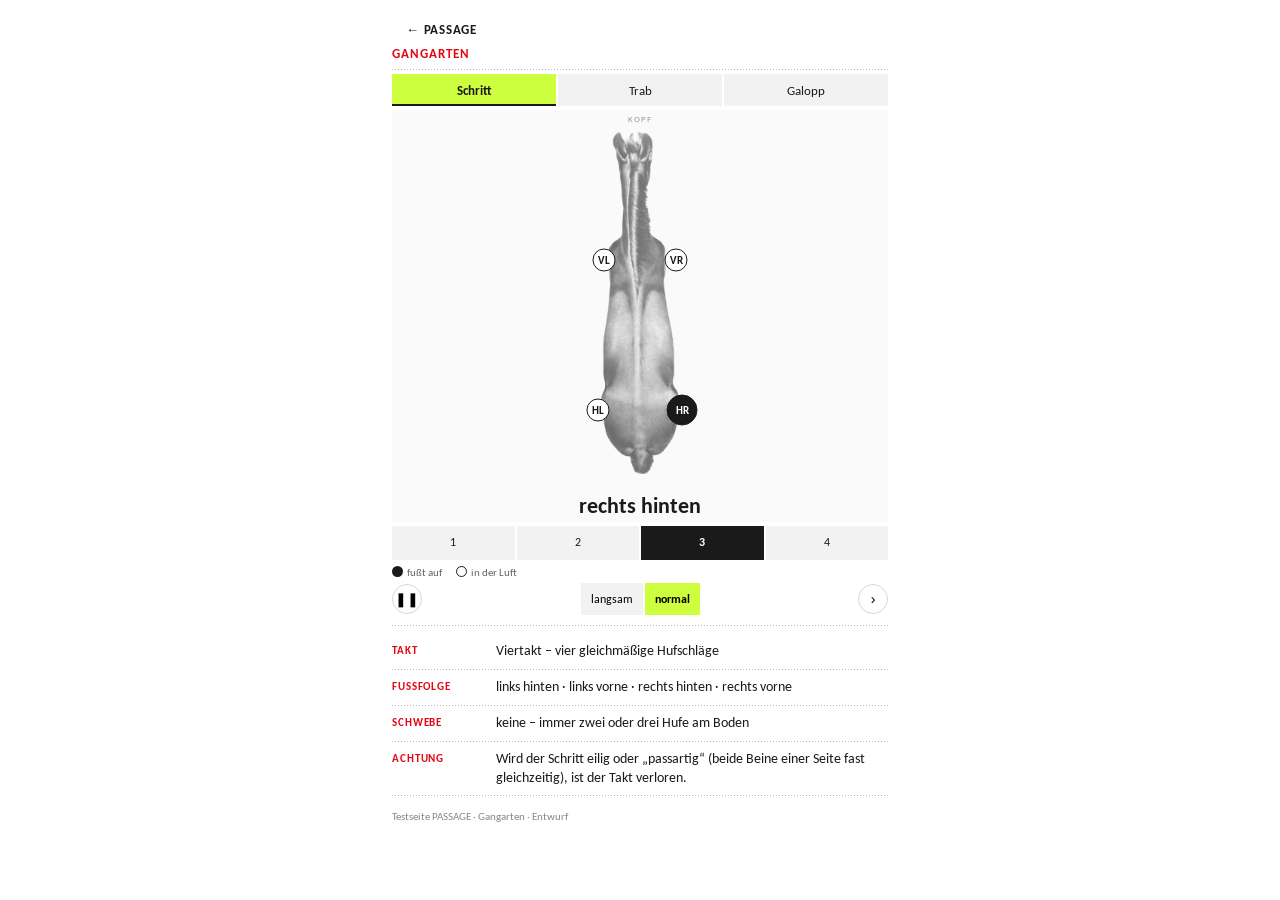
<file: gangarten.html>
<!DOCTYPE html><html lang="de"><head><meta charset="utf-8"><meta name="viewport" content="width=device-width,initial-scale=1"><meta name="robots" content="noindex"><title>Gangarten – PASSAGE Test</title><style>@font-face{font-family:"Carlito";font-weight:400;font-style:normal;font-display:swap;src:url([data-uri]) format("woff2")}
@font-face{font-family:"Carlito";font-weight:700;font-style:normal;font-display:swap;src:url([data-uri]) format("woff2")}</style></head><body><style>
:root{--red:#e30613;--lime:#cdff3e;--line:#b8b8b8;--grey:#f2f2f2;--ink:#1a1a1a}
*{box-sizing:border-box;margin:0;padding:0}
body{font-family:"Carlito",Calibri,system-ui,sans-serif;color:var(--ink);background:#fff;max-width:520px;margin:0 auto;padding:12px}
.dot{height:1px;background:repeating-linear-gradient(to right,var(--line) 0 1px,transparent 1px 3px)}
h1{font-size:13px;letter-spacing:.08em;color:var(--red);font-weight:700;text-transform:uppercase;padding:8px 0}
.tabs{display:flex;gap:2px;margin:4px 0}
.tabs button{flex:1;height:32px;border:0;background:var(--grey);font:400 13px inherit;font-family:inherit;letter-spacing:0;text-transform:none;color:var(--ink);cursor:pointer}
.tabs button.on{font-weight:700;background:var(--lime);box-shadow:inset 0 -2px 0 var(--ink)}
.sub{display:flex;gap:2px;margin:2px 0 4px}
.sub button{flex:1;height:32px;font-size:13px;border:0;background:var(--grey);font:400 12px inherit;font-family:inherit;cursor:pointer}
.sub button.on{background:var(--lime);font-weight:700;box-shadow:inset 0 -2px 0 var(--ink)}
.card{position:relative;margin-top:4px;background:#fafafa}
svg{display:block;width:100%;height:auto;max-height:372px}
.beat{display:flex;margin-top:4px;gap:2px}
.beat div{flex:1;height:34px;background:var(--grey);display:flex;align-items:center;justify-content:center;font-size:12px;text-align:center;line-height:1.1;transition:background .08s}
.beat div.on{background:var(--ink);color:#fff;font-weight:700}
.beat div.air{font-style:italic;color:#777}
.beat div.air.on{background:#fff;color:var(--ink);outline:1px solid var(--ink);outline-offset:-1px}
.ctl{display:flex;align-items:center;justify-content:space-between;margin-top:4px}
.rnd{width:30px;height:30px;border-radius:50%;background:rgba(255,255,255,.6);border:1px solid #d8d8d8;display:flex;align-items:center;justify-content:center;cursor:pointer;font-size:14px;padding:0}
.speed{display:flex;gap:2px}
.speed button{height:32px;padding:0 10px;border:0;background:var(--grey);font-family:inherit;font-size:12px;cursor:pointer}
.speed button.on{background:var(--lime);font-weight:700}
.say{font-size:22px;font-weight:700;text-align:center;padding:10px 0 2px;min-height:40px}
.rows{margin-top:8px}
.row{display:grid;grid-template-columns:96px 1fr;gap:8px;padding:8px 0;font-size:14px;line-height:1.35}
.row b{color:var(--red);font-size:11px;letter-spacing:.08em;text-transform:uppercase;padding-top:2px}
.legend{font-size:11px;color:#666;margin-top:6px;display:flex;gap:14px;align-items:center}
.legend i{display:inline-block;width:11px;height:11px;border-radius:50%;vertical-align:-1px;margin-right:4px}
.note{font-size:11px;color:#888;margin-top:14px}
</style>
<style>.zurueck{display:inline-block;margin:10px 0 0 14px;font:700 13px Carlito,sans-serif;letter-spacing:.06em;color:#1a1a1a;text-decoration:none}</style>
<a class="zurueck" href="index.html">← PASSAGE</a>


<h1>Gangarten</h1>
<div class="dot"></div>
<div class="tabs" id="tabs">
  <button data-g="schritt" class="on">Schritt</button>
  <button data-g="trab">Trab</button>
  <button data-g="galopp">Galopp</button>
</div>
<div class="sub" id="sub" style="display:none">
  <button data-h="rechts" class="on">Rechtsgalopp</button>
  <button data-h="links">Linksgalopp</button>
</div>

<div class="card">
<svg viewBox="0 0 320 372" id="svg" aria-label="Pferd von oben, Fußfolge">
  <!-- realistic horse from above, head at top (photo cut-out) -->
  <image href="img/pferd_oben_voll.png" x="121.2" y="22" width="77.6" height="342" opacity=".95"/>
  <text x="160" y="12" text-anchor="middle" font-size="9" fill="#999" letter-spacing="1">KOPF</text>
  <g id="hooves"></g>
</svg>
<div class="say" id="say">&nbsp;</div>
</div>

<div class="beat" id="beat"></div>
<div class="legend"><span><i style="background:#1a1a1a"></i>fußt auf</span><span><i style="border:1px solid #1a1a1a"></i>in der Luft</span></div>

<div class="ctl">
  <button class="rnd" id="play" aria-label="Pause">❚❚</button>
  <div class="speed" id="speed">
    <button data-s="2.2">langsam</button>
    <button data-s="1" class="on">normal</button>
  </div>
  <button class="rnd" id="step" aria-label="Einzelschritt">›</button>
</div>

<div class="dot" style="margin-top:10px"></div>
<div class="rows" id="rows"></div>
<p class="note">Testseite PASSAGE · Gangarten · Entwurf</p>

<script>
const P={VL:[124,150],VR:[196,150],HL:[118,300],HR:[202,300]};
const NAME={VL:'links vorne',VR:'rechts vorne',HL:'links hinten',HR:'rechts hinten'};
const G={
 schritt:{dur:1600,beats:[['HL'],['VL'],['HR'],['VR']],labels:['1','2','3','4'],
   rows:[['Takt','Viertakt – vier gleichmäßige Hufschläge'],['Fußfolge','links hinten · links vorne · rechts hinten · rechts vorne'],['Schwebe','keine – immer zwei oder drei Hufe am Boden'],['Achtung','Wird der Schritt eilig oder „passartig“ (beide Beine einer Seite fast gleichzeitig), ist der Takt verloren.']]},
 trab:{dur:900,beats:[['VL','HR'],[],['VR','HL'],[]],labels:['1','Schwebe','2','Schwebe'],
   rows:[['Takt','Zweitakt – diagonale Beinpaare'],['Fußfolge','links vorne + rechts hinten · Schwebe · rechts vorne + links hinten · Schwebe'],['Schwebe','ja, nach jedem Beinpaar'],['Achtung','Leichttraben: aufstehen, wenn das äußere Vorderbein nach vorn schwingt.']]},
 galopp_rechts:{dur:1000,beats:[['HL'],['HR','VL'],['VR'],[]],labels:['1','2','3','Schwebe'],
   rows:[['Takt','Dreitakt mit Schwebephase'],['Fußfolge','äußeres Hinterbein (links) · inneres Hinterbein + äußeres Vorderbein · inneres Vorderbein (rechts) · Schwebe'],['Schwebe','ja, nach dem inneren Vorderbein'],['Achtung','Im Rechtsgalopp „führt“ das rechte Vorderbein. Fußt die Hinterhand anders als die Vorhand, ist das Pferd im Kreuzgalopp.']]},
 galopp_links:{dur:1000,beats:[['HR'],['HL','VR'],['VL'],[]],labels:['1','2','3','Schwebe'],
   rows:[['Takt','Dreitakt mit Schwebephase'],['Fußfolge','äußeres Hinterbein (rechts) · inneres Hinterbein + äußeres Vorderbein · inneres Vorderbein (links) · Schwebe'],['Schwebe','ja, nach dem inneren Vorderbein'],['Achtung','Im Linksgalopp „führt“ das linke Vorderbein. Fußt die Hinterhand anders als die Vorhand, ist das Pferd im Kreuzgalopp.']]}
};
let gait='schritt',hand='rechts',i=-1,playing=true,slow=1,timer=null;
const $=s=>document.querySelector(s);
const key=()=>gait==='galopp'?'galopp_'+hand:gait;
function drawHooves(down){
  const g=$('#hooves');g.innerHTML='';
  for(const k in P){
    const [x,y]=P[k],on=down.includes(k);
    g.insertAdjacentHTML('beforeend',
     `<circle cx="${x}" cy="${y}" r="${on?15:11}" fill="${on?'#1a1a1a':'#fff'}" stroke="#1a1a1a" stroke-width="1" style="transition:r .08s"/>`+
     `<text x="${x}" y="${y+4}" text-anchor="middle" font-size="11" font-weight="700" fill="${on?'#fff':'#1a1a1a'}">${k}</text>`);
  }
}
function build(){
  const d=G[key()];
  $('#beat').innerHTML=d.labels.map((l,n)=>`<div class="${d.beats[n].length?'':'air'}">${l}</div>`).join('');
  $('#rows').innerHTML=d.rows.map(r=>`<div class="row"><b>${r[0]}</b><span>${r[1]}</span></div><div class="dot"></div>`).join('');
  i=-1;tick();
}
function tick(){
  const d=G[key()];i=(i+1)%d.beats.length;
  const down=d.beats[i];drawHooves(down);
  [...$('#beat').children].forEach((el,n)=>el.classList.toggle('on',n===i));
  $('#say').textContent=down.length?down.map(k=>NAME[k]).join(' + '):'Schwebe';
}
function loop(){clearInterval(timer);if(playing)timer=setInterval(tick,G[key()].dur/G[key()].beats.length*slow)}
$('#tabs').onclick=e=>{const b=e.target.closest('button');if(!b)return;gait=b.dataset.g;
  [...$('#tabs').children].forEach(x=>x.classList.toggle('on',x===b));
  $('#sub').style.display=gait==='galopp'?'flex':'none';build();loop()};
$('#sub').onclick=e=>{const b=e.target.closest('button');if(!b)return;hand=b.dataset.h;
  [...$('#sub').children].forEach(x=>x.classList.toggle('on',x===b));build();loop()};
$('#speed').onclick=e=>{const b=e.target.closest('button');if(!b)return;slow=+b.dataset.s;
  [...$('#speed').children].forEach(x=>x.classList.toggle('on',x===b));loop()};
$('#play').onclick=()=>{playing=!playing;$('#play').textContent=playing?'❚❚':'▶';$('#play').setAttribute('aria-label',playing?'Pause':'Abspielen');loop()};
$('#step').onclick=()=>{playing=false;$('#play').textContent='▶';loop();tick()};
build();loop();
</script>
</body></html>
</file>
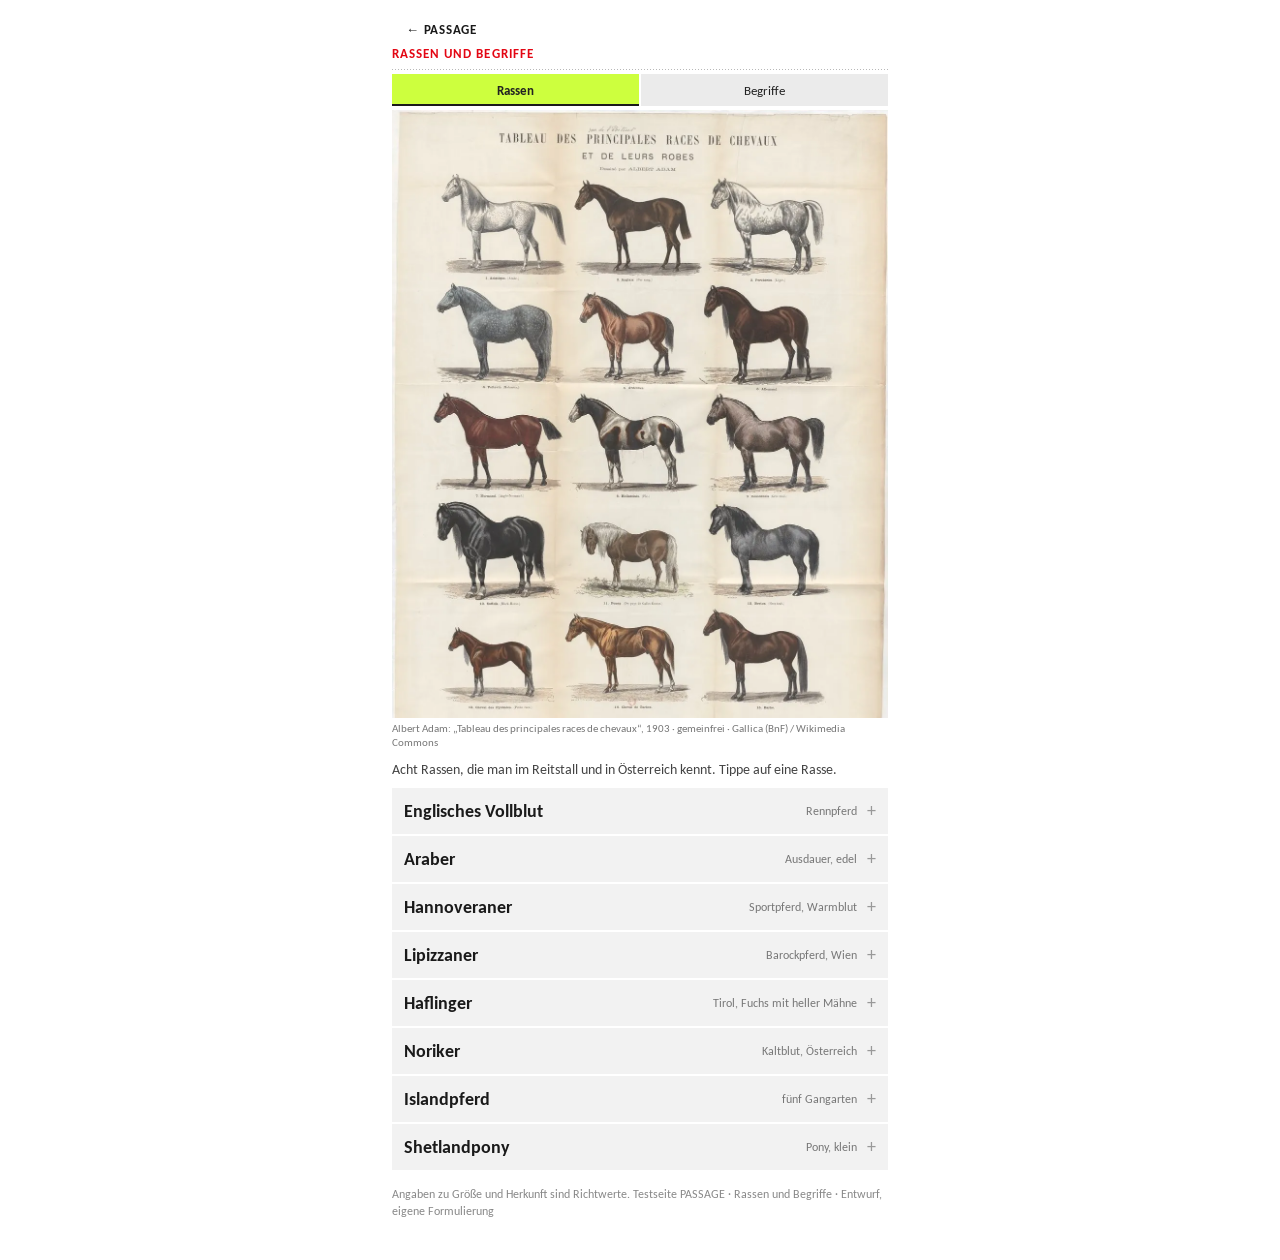
<file: rassen.html>
<!DOCTYPE html><html lang="de"><head><meta charset="utf-8"><meta name="viewport" content="width=device-width,initial-scale=1"><meta name="robots" content="noindex"><title>Rassen und Begriffe – PASSAGE</title><style>@font-face{font-family:"Carlito";font-weight:400;font-style:normal;font-display:swap;src:url([data-uri]) format("woff2")}
@font-face{font-family:"Carlito";font-weight:700;font-style:normal;font-display:swap;src:url([data-uri]) format("woff2")}</style><style>.fig{margin:4px 0;background:#f4f4f2;text-align:center;padding:8px 8px 6px}.fig .im{height:190px;display:flex;align-items:center;justify-content:center}.fig img{max-width:100%;max-height:190px;display:block;mix-blend-mode:multiply}.fig [hidden]{display:none!important}.fig #figa{background-repeat:no-repeat;mix-blend-mode:multiply}.fig figcaption{font-size:11px;color:#777;line-height:1.3;margin-top:6px}</style>
</head><body><style>
:root{--red:#e30613;--lime:#cdff3e;--line:#b8b8b8;--grey:#f2f2f2;--ink:#1a1a1a}
*{box-sizing:border-box;margin:0;padding:0}
body{font-family:"Carlito",Calibri,system-ui,sans-serif;color:var(--ink);background:#fff;max-width:520px;margin:0 auto;padding:12px 12px 40px}
.dot{height:1px;background:repeating-linear-gradient(to right,var(--line) 0 1px,transparent 1px 3px)}
.zurueck{display:inline-block;margin:10px 0 0 14px;font:700 13px Carlito,sans-serif;letter-spacing:.06em;color:#1a1a1a;text-decoration:none}
h1{font-size:13px;letter-spacing:.08em;color:var(--red);font-weight:700;text-transform:uppercase;padding:8px 0}
.tabs{display:grid;grid-template-columns:1fr 1fr;gap:2px;margin:4px 0}
.tabs button{border:0;border-radius:0;height:32px;padding:0 10px;text-align:center;font:400 13px Carlito,sans-serif;cursor:pointer;color:#222;background:#ebebeb}
.tabs button.on{background:var(--lime);font-weight:700;box-shadow:inset 0 -2px 0 var(--ink)}
.intro{font-size:14px;line-height:1.4;color:#444;margin:6px 0 8px}
.card{background:var(--grey);margin:0 0 2px}
.card>button{all:unset;box-sizing:border-box;display:flex;align-items:center;gap:10px;width:100%;padding:12px;cursor:pointer}
.card .nm{font-size:18px;font-weight:700;flex:1}.card .kt{font-size:12px;color:#777}
.card .pl{font-size:18px;color:#999;transition:transform .15s}.card.open .pl{transform:rotate(45deg)}
.card .body{display:none;padding:0 12px 12px;font-size:14px;line-height:1.4}.card.open .body{display:block}
.card .body img{display:block;max-width:100%;max-height:200px;margin:2px auto 10px;mix-blend-mode:multiply}
.card .body .r{display:grid;grid-template-columns:92px 1fr;gap:8px;padding:6px 0;border-top:1px dotted var(--line)}
.card .body .r b{color:var(--red);font-size:12px;letter-spacing:.06em;text-transform:uppercase;padding-top:2px}
.ph{margin:2px 0 10px;text-align:center}.ph img{display:block;max-width:100%;max-height:260px;margin:0 auto}.ph figcaption{font-size:11px;color:#777;margin-top:4px}.ph a{color:#777}
.titel{margin:4px 0 10px}.titel img{display:block;width:100%;height:auto;background:#f4efe6}.titel figcaption{font-size:11px;color:#777;margin-top:4px;line-height:1.3}
.grp{font-size:12px;letter-spacing:.08em;color:var(--red);font-weight:700;text-transform:uppercase;margin:18px 0 4px}
.row{display:grid;grid-template-columns:104px 1fr;gap:10px;padding:9px 0;font-size:14px;line-height:1.4;border-bottom:1px dotted var(--line)}
.row b{font-size:15px}
.sw{display:inline-block;width:11px;height:11px;border-radius:50%;margin-right:6px;vertical-align:-1px;border:1px solid #bbb}
.note{font-size:12px;color:#888;margin-top:16px;line-height:1.4}
[hidden]{display:none!important}
</style>
<a class="zurueck" href="index.html">← PASSAGE</a>
<h1>Rassen und Begriffe</h1>
<div class="dot"></div>
<div class="tabs" role="tablist"><button class="on" data-t="r" role="tab">Rassen</button><button data-t="b" role="tab">Begriffe</button></div>
<div id="r"><figure class="titel" id="tt"><img src="img/rassen/titel_adam.webp" alt="Tafel mit fünfzehn Pferderassen" decoding="async"><figcaption>Albert Adam: „Tableau des principales races de chevaux“, 1903 · gemeinfrei · Gallica (BnF) / Wikimedia Commons</figcaption></figure>
<p class="intro">Acht Rassen, die man im Reitstall und in Österreich kennt. Tippe auf eine Rasse.</p><div id="rl"></div></div>
<div id="b" hidden><div id="bl"></div></div>
<p class="note">Angaben zu Größe und Herkunft sind Richtwerte. Testseite PASSAGE · Rassen und Begriffe · Entwurf, eigene Formulierung</p>
<script>
const R=[["Vollblut", "Englisches Vollblut", "Rennpferd", [["Typ", "schlank, hochbeinig, sehr schnell"], ["Herkunft", "England, 17./18. Jahrhundert, gezüchtet aus orientalischen Hengsten"], ["Stockmaß", "meist 160–170 cm"], ["Wesen", "temperamentvoll, sensibel, leistungsbereit"], ["Heute", "Galopprennen, Vielseitigkeit; Einkreuzung in viele Sportpferde-Rassen"]], "de:Englisches_Vollblut|en:Thoroughbred", ["vollblut.webp", "Thoms von Nathusius (1866–1904): Englisches Vollblut „No Chance“, um 1880 · gemeinfrei · Wikimedia Commons"]], ["Araber", "Araber", "Ausdauer, edel", [["Typ", "kleiner, trockener Kopf mit eingebogenem Profil, hoch angesetzter Schweif"], ["Herkunft", "Arabische Halbinsel; eine der ältesten Zuchten"], ["Stockmaß", "meist 145–155 cm"], ["Wesen", "menschenbezogen, ausdauernd, lebhaft"], ["Heute", "Distanzreiten, Zucht; Ahne vieler Rassen, auch des Vollbluts"]], "de:Araber_(Pferd)|en:Arabian_horse", null], ["Hannoveraner", "Hannoveraner", "Sportpferd, Warmblut", [["Typ", "kräftiges, elegantes Warmblut mit guten Grundgangarten"], ["Herkunft", "Niedersachsen, Deutschland"], ["Stockmaß", "meist 160–172 cm"], ["Wesen", "leistungsbereit, gut zu reiten"], ["Heute", "Dressur und Springen bis in den Spitzensport"]], "de:Hannoveraner|en:Hanoverian_horse", null], ["Lipizzaner", "Lipizzaner", "Barockpferd, Wien", [["Typ", "kompakt, kräftiger Hals, starke Hinterhand, Barockpferd"], ["Herkunft", "Gestüt Lipica (heute Slowenien), gegründet 1580"], ["Farbe", "kommen dunkel zur Welt und werden meist Schimmel"], ["Wesen", "lernwillig, ausdauernd, spät reif"], ["Heute", "Spanische Hofreitschule in Wien; Gestüt Piber in der Steiermark"]], "de:Lipizzaner|en:Lipizzan", null], ["Haflinger", "Haflinger", "Tirol, Fuchs mit heller Mähne", [["Typ", "kräftiges, genügsames Gebirgspferd"], ["Herkunft", "Tirol; Name nach dem Ort Hafling in Südtirol"], ["Farbe", "Fuchs mit hellem Langhaar (Mähne und Schweif)"], ["Stockmaß", "meist 138–150 cm"], ["Heute", "Freizeit, Fahren, Reiten; auch für Kinder und Anfänger"]], "de:Haflinger|en:Haflinger", null], ["Noriker", "Noriker", "Kaltblut, Österreich", [["Typ", "schweres, aber bewegliches Gebirgs-Kaltblut"], ["Herkunft", "Salzburg und das Alpenland"], ["Farbe", "Braune, Füchse, Rappen und Schecken; die Tigerschecken sind besonders bekannt"], ["Wesen", "ruhig, ausgeglichen, trittsicher"], ["Heute", "Arbeitspferd in den Bergen, Kutschen, Brauerei-Gespanne"]], "de:Noriker|en:Noric_horse", ["noriker.webp", "Noriker im Tiergarten Kleve · Foto: Pieter Delicaat, 2015, CC BY-SA 4.0 (verkleinert) · Wikimedia Commons"]], ["Islandpferd", "Islandpferd", "fünf Gangarten", [["Typ", "klein, robust, dichtes Fell"], ["Herkunft", "Island, seit der Besiedlung im 9./10. Jahrhundert fast rein gezüchtet"], ["Gangarten", "zusätzlich zu Schritt, Trab und Galopp: Tölt (viertaktig) und Rennpass"], ["Stockmaß", "meist 130–145 cm"], ["Heute", "Freizeit- und Turnierreiten (Tölt)"]], "de:Islandpferd|en:Icelandic_horse", null], ["Shetlandpony", "Shetlandpony", "Pony, klein", [["Typ", "sehr klein, kräftig, dichtes Fell und lange Mähne"], ["Herkunft", "Shetlandinseln, Schottland"], ["Stockmaß", "bis etwa 107 cm"], ["Wesen", "klug, robust, bisweilen eigenwillig"], ["Heute", "Kinderpony, Fahren"]], "de:Shetlandpony|en:Shetland_pony", null]], G=[["Geschlecht und Alter", [["Hengst", "männliches Pferd, nicht kastriert; wird für die Zucht verwendet"], ["Stute", "weibliches Pferd; die Tragzeit dauert etwa elf Monate"], ["Wallach", "männliches Pferd, das kastriert wurde; meist ruhiger und deshalb das typische Reitpferd"], ["Fohlen", "Jungtier im ersten Lebensjahr; je nach Geschlecht Hengstfohlen oder Stutfohlen"], ["Jährling", "Pferd im zweiten Lebensjahr"]]], ["Maß und Typ", [["Stockmaß", "Höhe vom Boden bis zum höchsten Punkt des Widerrists, mit dem Messstock gemessen"], ["Pony", "Stockmaß bis 148 cm (ohne Hufeisen); größere Tiere heißen Pferde"], ["Vollblut", "Rennpferd-Zucht; schlank, schnell, sensibel"], ["Warmblut", "Reit- und Sportpferde; ausgeglichener als Vollblüter, leichter als Kaltblüter"], ["Kaltblut", "schweres Arbeitspferd, ruhig und kräftig. „Kalt“ und „warm“ meinen das Temperament, nicht die Körpertemperatur"]]], ["Farben", [["Fuchs", "|#a6522a|rotbraunes Fell; Mähne und Schweif gleich oder heller"], ["Rappe", "|#1e1e1e|schwarzes Fell, Mähne und Schweif"], ["Brauner", "|#5b3b24|braunes Fell mit schwarzer Mähne, schwarzem Schweif und schwarzen Beinen"], ["Schimmel", "|#e9e9e6|graues bis weißes Fell; die Tiere kommen dunkel zur Welt und werden mit den Jahren heller"], ["Falbe", "|#d7b779|gelblich bis graubeige, meist mit dunklem Streifen auf dem Rücken (Aalstrich)"], ["Schecke", "|#fff|weiße Flecken auf farbigem Grund"]]], ["Abzeichen im Gesicht", [["Stern", "weißer Fleck auf der Stirn"], ["Blesse", "breiter weißer Streifen über Stirn und Nase"], ["Schnippe", "weißer Fleck zwischen den Nüstern"]]]];
const $=s=>document.querySelector(s), esc=t=>t.replace(/[&<]/g,c=>({'&':'&amp;','<':'&lt;'}[c]));
$('#rl').innerHTML=R.map((r,i)=>`<div class="card" data-i="${i}"><button aria-expanded="false"><span class="nm">${esc(r[1])}</span><span class="kt">${esc(r[2])}</span><span class="pl">+</span></button><div class="body">${r[5]?`<figure class="ph"><img src="img/rassen/${r[5][0]}" alt="${esc(r[1])}" decoding="async"><figcaption>${esc(r[5][1])}</figcaption></figure>`:`<figure class="ph" data-w="${r[4]}" hidden><img alt="${esc(r[1])}" decoding="async"><figcaption></figcaption></figure>`}${r[3].map(x=>`<div class="r"><b>${x[0]}</b><span>${esc(x[1])}</span></div>`).join('')}</div></div>`).join('');
$('#bl').innerHTML=G.map(g=>`<div class="grp">${g[0]}</div>`+g[1].map(x=>{let t=x[1],sw='';const m=t.match(/^\|(#[0-9a-f]+)\|/i);if(m){sw=`<i class="sw" style="background:${m[1]}"></i>`;t=t.slice(m[0].length)}return `<div class="row"><b>${sw}${esc(x[0])}</b><span>${esc(t)}</span></div>`}).join('')).join('');
let C={};try{C=JSON.parse(localStorage.getItem('ra_pics')||'{}')}catch(e){}
function pic(f){if(!f.dataset.w||f.dataset.done)return;f.dataset.done=1;const L=f.dataset.w.split('|'),im=f.querySelector('img'),cp=f.querySelector('figcaption');
 const show=o=>{im.onload=()=>{f.hidden=false};im.src=o.u;cp.innerHTML='Foto: <a href="'+o.p+'" target="_blank" rel="noopener">Wikipedia</a> · Urheber und Lizenz dort auf der Bildseite'};
 const k=f.dataset.w;if(C[k]){show(C[k]);return}
 const nx=i=>{if(i>=L.length)return;const q=L[i].indexOf(':'),lg=L[i].slice(0,q),t=L[i].slice(q+1);
  fetch('https://'+lg+'.wikipedia.org/api/rest_v1/page/summary/'+encodeURIComponent(t)).then(r=>r.ok?r.json():null).then(j=>{const u=j&&j.thumbnail&&j.thumbnail.source;if(u){C[k]={u:u,p:j.content_urls.desktop.page};try{localStorage.setItem('ra_pics',JSON.stringify(C))}catch(e){}show(C[k])}else nx(i+1)},()=>nx(i+1))};nx(0)}
document.addEventListener('click',e=>{const c=e.target.closest('.card>button');if(c){const p=c.parentNode;p.classList.toggle('open');if(p.classList.contains('open')){const f=p.querySelector('.ph');if(f)pic(f)}c.setAttribute('aria-expanded',p.classList.contains('open'));return}
 const t=e.target.closest('.tabs button');if(t){document.querySelectorAll('.tabs button').forEach(b=>b.classList.toggle('on',b===t));$('#r').hidden=t.dataset.t!=='r';$('#b').hidden=t.dataset.t!=='b'}});
</script>
</body></html>
</file>
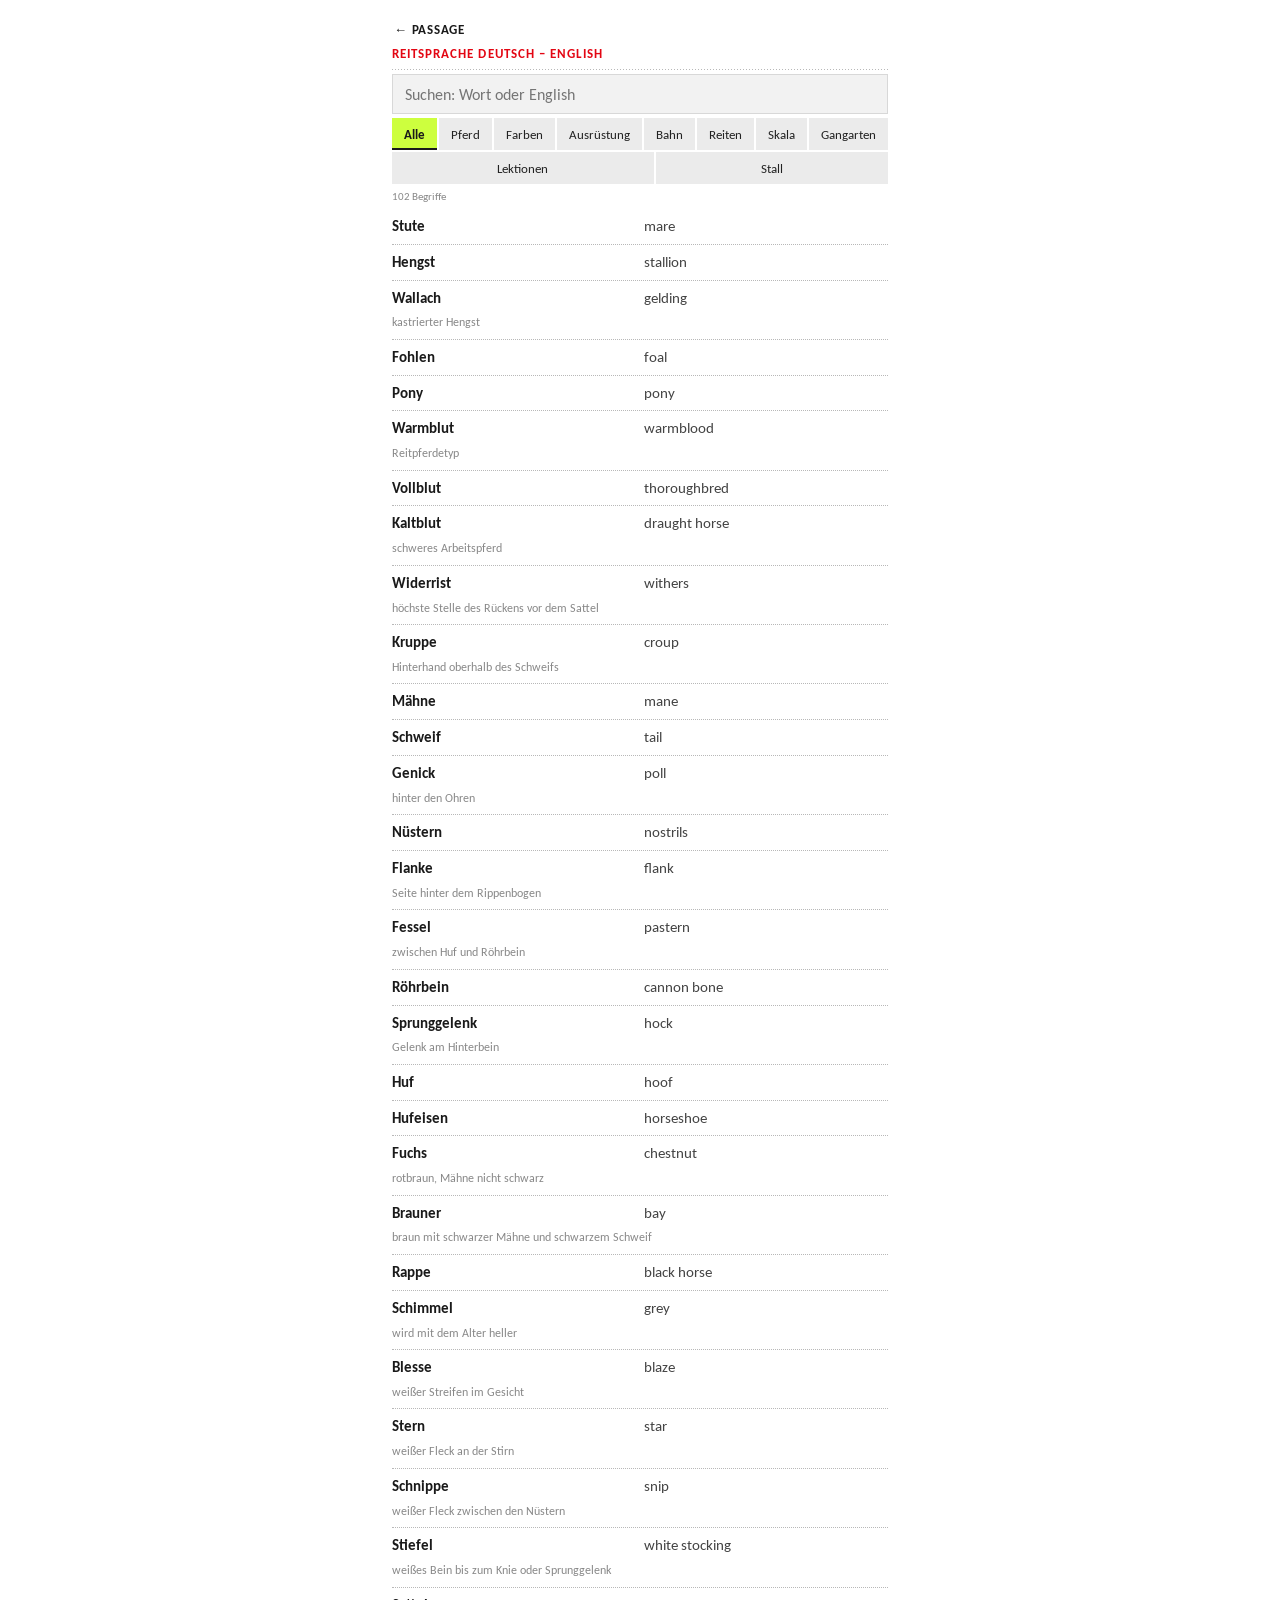
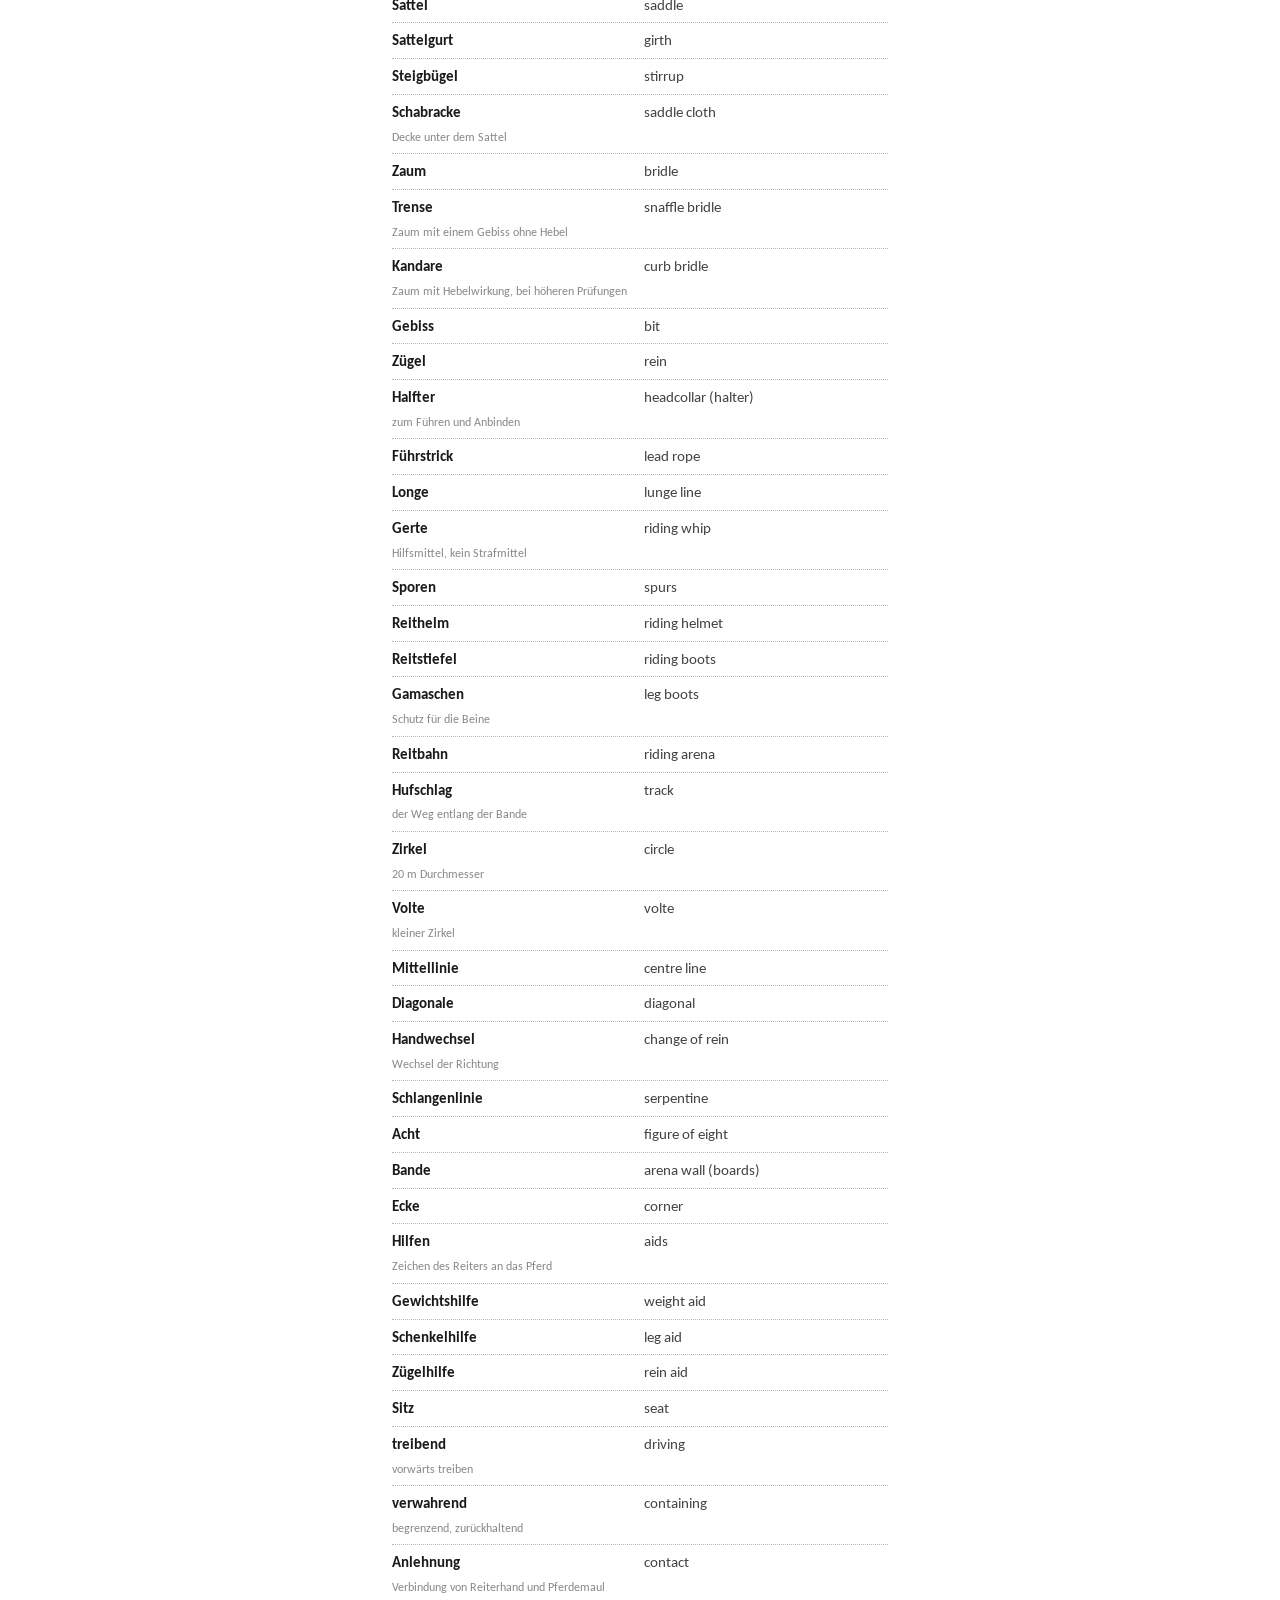
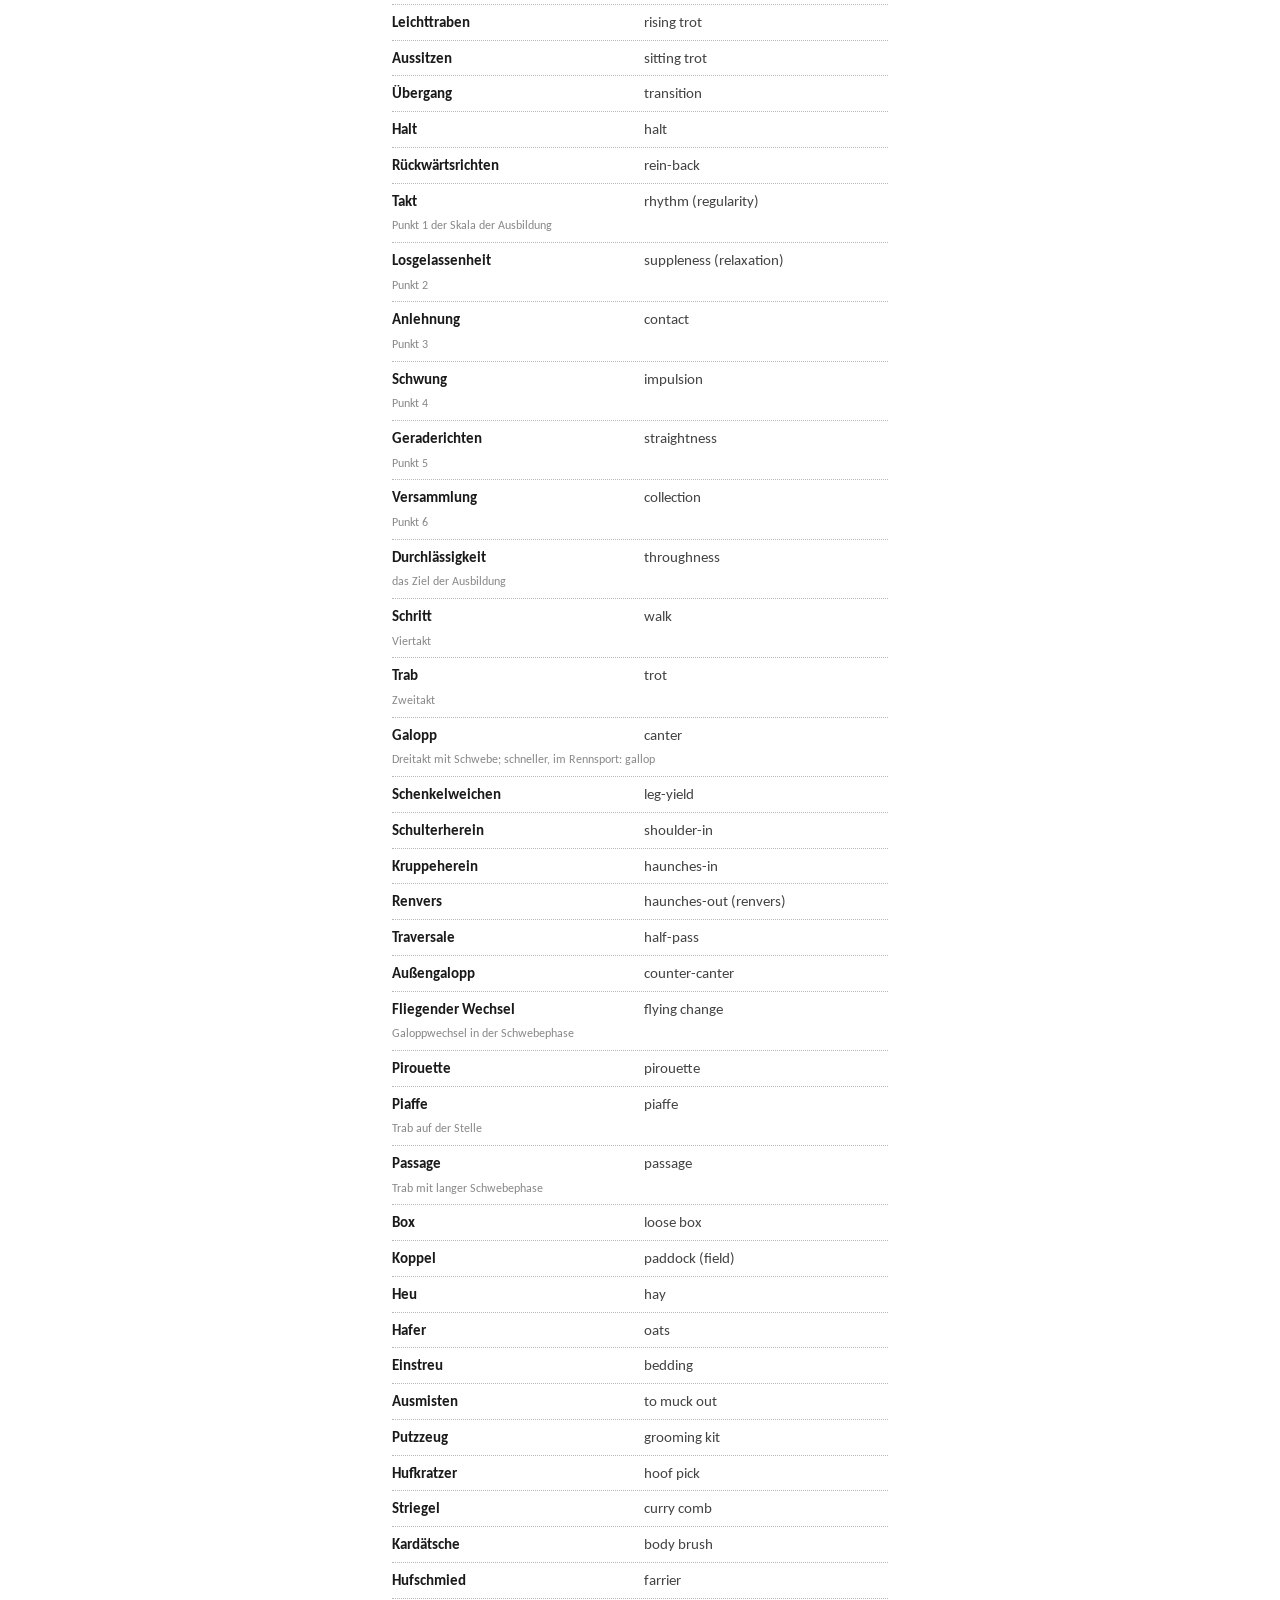
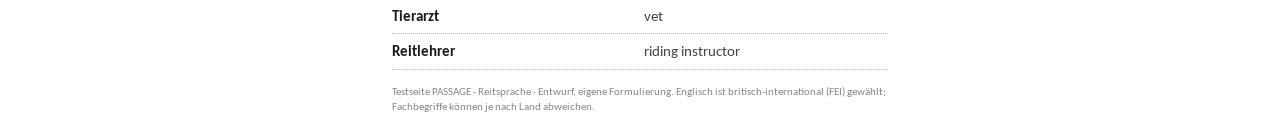
<file: reitsprache.html>
<!DOCTYPE html><html lang="de"><head><meta charset="utf-8"><meta name="viewport" content="width=device-width,initial-scale=1"><meta name="robots" content="noindex"><title>Skala der Ausbildung – PASSAGE Test</title><style>@font-face{font-family:"Carlito";font-weight:400;font-style:normal;font-display:swap;src:url([data-uri]) format("woff2")}
@font-face{font-family:"Carlito";font-weight:700;font-style:normal;font-display:swap;src:url([data-uri]) format("woff2")}</style></head><body><style>
:root{--red:#e30613;--lime:#cdff3e;--line:#b8b8b8;--grey:#f2f2f2;--ink:#1a1a1a}
*{box-sizing:border-box;margin:0;padding:0}
body{font-family:"Carlito",Calibri,system-ui,sans-serif;color:var(--ink);background:#fff;max-width:520px;margin:0 auto;padding:12px}
.dot{height:1px;background:repeating-linear-gradient(to right,var(--line) 0 1px,transparent 1px 3px)}
h1{font-size:13px;letter-spacing:.08em;color:var(--red);font-weight:700;text-transform:uppercase;padding:8px 0}
.goal{height:23px;line-height:23px;text-align:center;font-size:12px;letter-spacing:.06em;background:var(--grey);margin-top:8px}
.goal b{color:var(--red)}
.stairs{display:grid;grid-template-columns:repeat(6,1fr);gap:2px;align-items:end;margin-top:8px;height:118px}
.st{border:0;background:var(--grey);font-family:inherit;cursor:pointer;display:flex;flex-direction:column;justify-content:flex-start;align-items:center;padding-top:5px;font-size:13px;font-weight:700;color:#555}
.st.on{background:var(--lime);color:var(--ink)}
.names{display:grid;grid-template-columns:repeat(6,1fr);gap:2px;margin-top:4px}
.names span{font-size:10.5px;line-height:1.15;text-align:center;hyphens:auto;-webkit-hyphens:auto;overflow-wrap:anywhere;color:#777;cursor:pointer}
.names span.on{color:var(--ink);font-weight:700}
.bands{display:grid;grid-template-columns:repeat(6,1fr);gap:2px;margin-top:6px}
.band{height:19px;line-height:19px;font-size:10.5px;text-align:center;background:#fafafa;color:#999;letter-spacing:.04em;white-space:nowrap;overflow:hidden}
.band.on{background:#e6e6e3;color:var(--ink);font-weight:700}
.ptr{position:relative;height:14px}
.ptr i{position:absolute;top:0;bottom:0;width:1px;background:repeating-linear-gradient(to bottom,var(--line) 0 1px,transparent 1px 3px);transition:left .25s}
.card{position:relative;padding:14px 46px 12px;text-align:center;touch-action:pan-y}
.card .no{font-size:11px;color:#888;letter-spacing:.08em}
.card .w{font-size:28px;font-weight:700;line-height:1.1;margin:4px 0 6px;hyphens:auto}
.card .d{font-size:15px;line-height:1.35}
.rnd{position:absolute;top:50%;margin-top:-15px;width:30px;height:30px;border-radius:50%;background:rgba(255,255,255,.6);border:1px solid #d8d8d8;display:flex;align-items:center;justify-content:center;cursor:pointer;padding:0}
.rnd::before{content:"";position:absolute;inset:-10px}
.rnd svg{width:12px;height:12px}
.rnd.l{left:0}.rnd.r{right:0}
.rows{margin-top:4px}
.row{display:grid;grid-template-columns:96px 1fr;gap:8px;padding:8px 0;font-size:14px;line-height:1.35}
.row b{color:var(--red);font-size:11px;letter-spacing:.08em;text-transform:uppercase;padding-top:2px}
.note{font-size:11px;color:#888;margin-top:14px;line-height:1.4}
</style>
<style>.zurueck{display:inline-block;margin:10px 0 0 14px;font:700 13px Carlito,sans-serif;letter-spacing:.06em;color:#1a1a1a;text-decoration:none}
.sr{width:100%;height:40px;border:1px solid #d8d8d8;background:var(--grey);font:inherit;font-size:16px;padding:0 12px;margin-top:4px}
.chips{display:flex;flex-wrap:wrap;gap:2px;margin:4px 0}
.chips button{flex:1 1 auto;border:0;border-radius:0;background:#ebebeb;font:inherit;font-size:13px;height:32px;padding:0 10px;cursor:pointer;color:#222}
.chips button.on{background:var(--lime);color:var(--ink);font-weight:700;box-shadow:inset 0 -2px 0 var(--ink)}
.g{display:grid;grid-template-columns:1fr 1fr;gap:8px;padding:8px 0;font-size:15px;line-height:1.25;border-bottom:1px dotted var(--line)}
.g b{font-weight:700}.g em{font-style:normal;color:#444}
.g small{grid-column:1/3;color:#888;font-size:12px;line-height:1.3}
.cnt{font-size:11px;color:#888;margin:6px 0}
.zurueck{display:inline-block;margin:10px 0 0 2px;font:700 13px Carlito,sans-serif;letter-spacing:.06em;color:#1a1a1a;text-decoration:none}
</style>
<a class="zurueck" href="index.html">← PASSAGE</a>
<h1>Reitsprache Deutsch – English</h1>
<div class="dot"></div>
<input class="sr" id="q" type="search" placeholder="Suchen: Wort oder English" aria-label="Suchen">
<div class="chips" id="chips"></div>
<div class="cnt" id="cnt"></div>
<div id="list"></div>
<p class="note">Testseite PASSAGE · Reitsprache · Entwurf, eigene Formulierung. Englisch ist britisch-international (FEI) gewählt; Fachbegriffe können je nach Land abweichen.</p>
<script>
const D=[["Pferd", "Stute", "mare", ""], ["Pferd", "Hengst", "stallion", ""], ["Pferd", "Wallach", "gelding", "kastrierter Hengst"], ["Pferd", "Fohlen", "foal", ""], ["Pferd", "Pony", "pony", ""], ["Pferd", "Warmblut", "warmblood", "Reitpferdetyp"], ["Pferd", "Vollblut", "thoroughbred", ""], ["Pferd", "Kaltblut", "draught horse", "schweres Arbeitspferd"], ["Pferd", "Widerrist", "withers", "höchste Stelle des Rückens vor dem Sattel"], ["Pferd", "Kruppe", "croup", "Hinterhand oberhalb des Schweifs"], ["Pferd", "Mähne", "mane", ""], ["Pferd", "Schweif", "tail", ""], ["Pferd", "Genick", "poll", "hinter den Ohren"], ["Pferd", "Nüstern", "nostrils", ""], ["Pferd", "Flanke", "flank", "Seite hinter dem Rippenbogen"], ["Pferd", "Fessel", "pastern", "zwischen Huf und Röhrbein"], ["Pferd", "Röhrbein", "cannon bone", ""], ["Pferd", "Sprunggelenk", "hock", "Gelenk am Hinterbein"], ["Pferd", "Huf", "hoof", ""], ["Pferd", "Hufeisen", "horseshoe", ""], ["Farben", "Fuchs", "chestnut", "rotbraun, Mähne nicht schwarz"], ["Farben", "Brauner", "bay", "braun mit schwarzer Mähne und schwarzem Schweif"], ["Farben", "Rappe", "black horse", ""], ["Farben", "Schimmel", "grey", "wird mit dem Alter heller"], ["Farben", "Blesse", "blaze", "weißer Streifen im Gesicht"], ["Farben", "Stern", "star", "weißer Fleck an der Stirn"], ["Farben", "Schnippe", "snip", "weißer Fleck zwischen den Nüstern"], ["Farben", "Stiefel", "white stocking", "weißes Bein bis zum Knie oder Sprunggelenk"], ["Ausrüstung", "Sattel", "saddle", ""], ["Ausrüstung", "Sattelgurt", "girth", ""], ["Ausrüstung", "Steigbügel", "stirrup", ""], ["Ausrüstung", "Schabracke", "saddle cloth", "Decke unter dem Sattel"], ["Ausrüstung", "Zaum", "bridle", ""], ["Ausrüstung", "Trense", "snaffle bridle", "Zaum mit einem Gebiss ohne Hebel"], ["Ausrüstung", "Kandare", "curb bridle", "Zaum mit Hebelwirkung, bei höheren Prüfungen"], ["Ausrüstung", "Gebiss", "bit", ""], ["Ausrüstung", "Zügel", "rein", ""], ["Ausrüstung", "Halfter", "headcollar (halter)", "zum Führen und Anbinden"], ["Ausrüstung", "Führstrick", "lead rope", ""], ["Ausrüstung", "Longe", "lunge line", ""], ["Ausrüstung", "Gerte", "riding whip", "Hilfsmittel, kein Strafmittel"], ["Ausrüstung", "Sporen", "spurs", ""], ["Ausrüstung", "Reithelm", "riding helmet", ""], ["Ausrüstung", "Reitstiefel", "riding boots", ""], ["Ausrüstung", "Gamaschen", "leg boots", "Schutz für die Beine"], ["Bahn", "Reitbahn", "riding arena", ""], ["Bahn", "Hufschlag", "track", "der Weg entlang der Bande"], ["Bahn", "Zirkel", "circle", "20 m Durchmesser"], ["Bahn", "Volte", "volte", "kleiner Zirkel"], ["Bahn", "Mittellinie", "centre line", ""], ["Bahn", "Diagonale", "diagonal", ""], ["Bahn", "Handwechsel", "change of rein", "Wechsel der Richtung"], ["Bahn", "Schlangenlinie", "serpentine", ""], ["Bahn", "Acht", "figure of eight", ""], ["Bahn", "Bande", "arena wall (boards)", ""], ["Bahn", "Ecke", "corner", ""], ["Reiten", "Hilfen", "aids", "Zeichen des Reiters an das Pferd"], ["Reiten", "Gewichtshilfe", "weight aid", ""], ["Reiten", "Schenkelhilfe", "leg aid", ""], ["Reiten", "Zügelhilfe", "rein aid", ""], ["Reiten", "Sitz", "seat", ""], ["Reiten", "treibend", "driving", "vorwärts treiben"], ["Reiten", "verwahrend", "containing", "begrenzend, zurückhaltend"], ["Reiten", "Anlehnung", "contact", "Verbindung von Reiterhand und Pferdemaul"], ["Reiten", "Leichttraben", "rising trot", ""], ["Reiten", "Aussitzen", "sitting trot", ""], ["Reiten", "Übergang", "transition", ""], ["Reiten", "Halt", "halt", ""], ["Reiten", "Rückwärtsrichten", "rein-back", ""], ["Skala", "Takt", "rhythm (regularity)", "Punkt 1 der Skala der Ausbildung"], ["Skala", "Losgelassenheit", "suppleness (relaxation)", "Punkt 2"], ["Skala", "Anlehnung", "contact", "Punkt 3"], ["Skala", "Schwung", "impulsion", "Punkt 4"], ["Skala", "Geraderichten", "straightness", "Punkt 5"], ["Skala", "Versammlung", "collection", "Punkt 6"], ["Skala", "Durchlässigkeit", "throughness", "das Ziel der Ausbildung"], ["Gangarten", "Schritt", "walk", "Viertakt"], ["Gangarten", "Trab", "trot", "Zweitakt"], ["Gangarten", "Galopp", "canter", "Dreitakt mit Schwebe; schneller, im Rennsport: gallop"], ["Lektionen", "Schenkelweichen", "leg-yield", ""], ["Lektionen", "Schulterherein", "shoulder-in", ""], ["Lektionen", "Kruppeherein", "haunches-in", ""], ["Lektionen", "Renvers", "haunches-out (renvers)", ""], ["Lektionen", "Traversale", "half-pass", ""], ["Lektionen", "Außengalopp", "counter-canter", ""], ["Lektionen", "Fliegender Wechsel", "flying change", "Galoppwechsel in der Schwebephase"], ["Lektionen", "Pirouette", "pirouette", ""], ["Lektionen", "Piaffe", "piaffe", "Trab auf der Stelle"], ["Lektionen", "Passage", "passage", "Trab mit langer Schwebephase"], ["Stall", "Box", "loose box", ""], ["Stall", "Koppel", "paddock (field)", ""], ["Stall", "Heu", "hay", ""], ["Stall", "Hafer", "oats", ""], ["Stall", "Einstreu", "bedding", ""], ["Stall", "Ausmisten", "to muck out", ""], ["Stall", "Putzzeug", "grooming kit", ""], ["Stall", "Hufkratzer", "hoof pick", ""], ["Stall", "Striegel", "curry comb", ""], ["Stall", "Kardätsche", "body brush", ""], ["Stall", "Hufschmied", "farrier", ""], ["Stall", "Tierarzt", "vet", ""], ["Stall", "Reitlehrer", "riding instructor", ""]];
const cats=['Alle','Pferd','Farben','Ausrüstung','Bahn','Reiten','Skala','Gangarten','Lektionen','Stall'];let cat='Alle';
const $=s=>document.querySelector(s);
function norm(s){return s.toLowerCase().normalize('NFD').replace(/[\u0300-\u036f]/g,'')}
function esc(s){return s.replace(/[&<>"]/g,c=>({'&':'&amp;','<':'&lt;','>':'&gt;','"':'&quot;'}[c]))}
function draw(){
  const t=norm($('#q').value.trim());
  const L=D.filter(r=>(cat==='Alle'||r[0]===cat)&&(!t||norm(r[1]).includes(t)||norm(r[2]).includes(t)));
  $('#cnt').textContent=L.length+' Begriffe';
  $('#list').innerHTML=L.map(r=>'<div class="g"><b lang="de">'+esc(r[1])+'</b><em lang="en">'+esc(r[2])+'</em>'+(r[3]?'<small lang="de">'+esc(r[3])+'</small>':'')+'</div>').join('')||'<p class="note">Nichts gefunden.</p>';
}
$('#chips').innerHTML=cats.map(c=>'<button data-c="'+c+'"'+(c===cat?' class="on"':'')+'>'+c+'</button>').join('');
$('#chips').onclick=e=>{const b=e.target.closest('button');if(!b)return;cat=b.dataset.c;[...$('#chips').children].forEach(x=>x.classList.toggle('on',x===b));draw()};
$('#q').oninput=draw;draw();
</script>
</file>
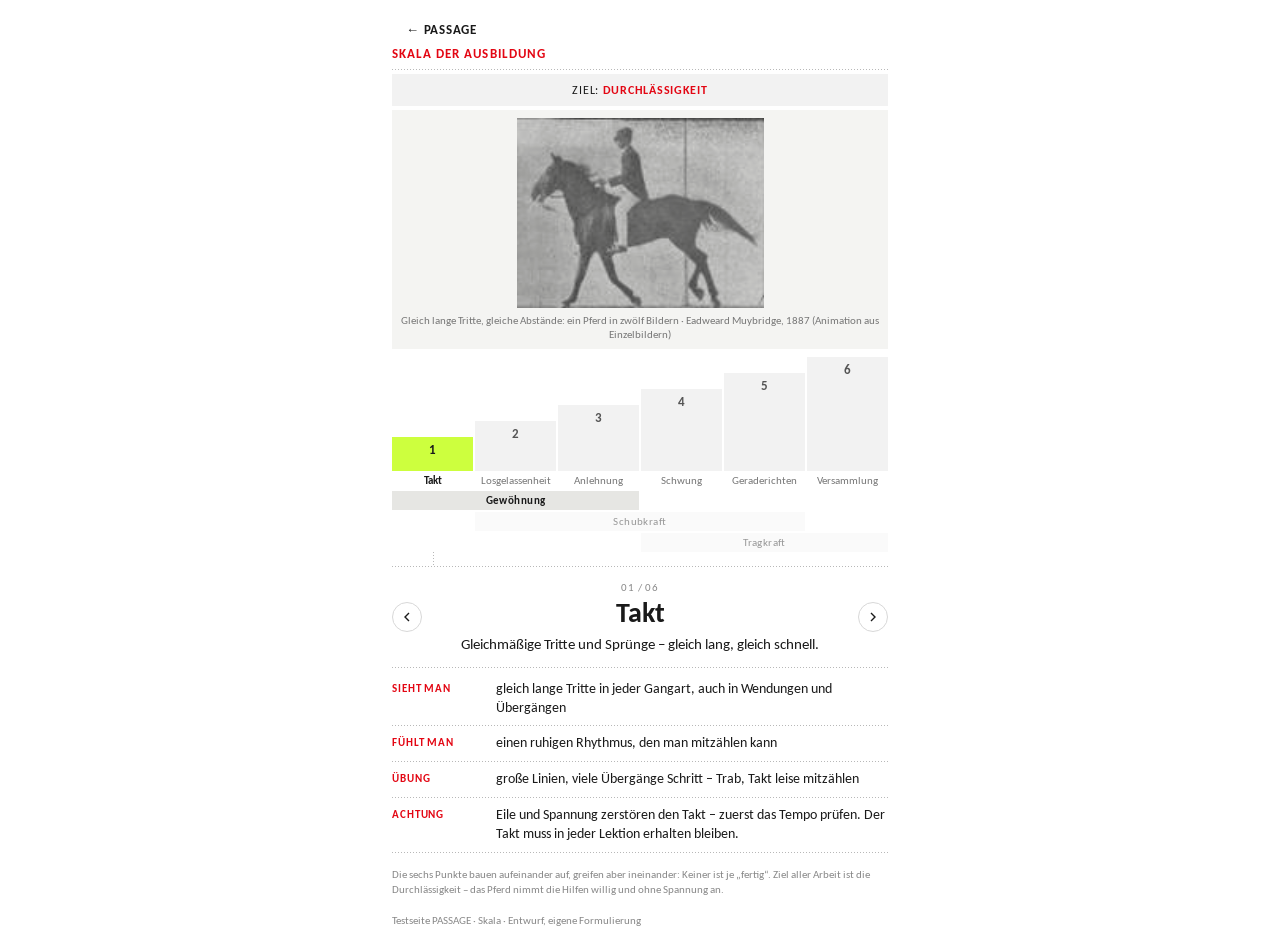
<file: skala.html>
<!DOCTYPE html><html lang="de"><head><meta charset="utf-8"><meta name="viewport" content="width=device-width,initial-scale=1"><meta name="robots" content="noindex"><title>Skala der Ausbildung – PASSAGE Test</title><style>@font-face{font-family:"Carlito";font-weight:400;font-style:normal;font-display:swap;src:url([data-uri]) format("woff2")}
@font-face{font-family:"Carlito";font-weight:700;font-style:normal;font-display:swap;src:url([data-uri]) format("woff2")}</style><style>.fig{margin:4px 0;background:#f4f4f2;text-align:center;padding:8px 8px 6px}.fig .im{height:190px;display:flex;align-items:center;justify-content:center}.fig img{max-width:100%;max-height:190px;display:block;mix-blend-mode:multiply}.fig [hidden]{display:none!important}.fig #figa{background-repeat:no-repeat;mix-blend-mode:multiply}.fig figcaption{font-size:11px;color:#777;line-height:1.3;margin-top:6px}</style>
</head><body><style>
:root{--red:#e30613;--lime:#cdff3e;--line:#b8b8b8;--grey:#f2f2f2;--ink:#1a1a1a}
*{box-sizing:border-box;margin:0;padding:0}
body{font-family:"Carlito",Calibri,system-ui,sans-serif;color:var(--ink);background:#fff;max-width:520px;margin:0 auto;padding:12px}
.dot{height:1px;background:repeating-linear-gradient(to right,var(--line) 0 1px,transparent 1px 3px)}
h1{font-size:13px;letter-spacing:.08em;color:var(--red);font-weight:700;text-transform:uppercase;padding:8px 0}
.goal{height:32px;line-height:32px;text-align:center;font-size:12px;letter-spacing:.06em;background:var(--grey);margin-top:4px}
.goal b{color:var(--red)}
.stairs{display:grid;grid-template-columns:repeat(6,1fr);gap:2px;align-items:end;margin-top:4px;height:118px}
.st{border:0;background:var(--grey);font-family:inherit;cursor:pointer;display:flex;flex-direction:column;justify-content:flex-start;align-items:center;padding-top:5px;font-size:13px;font-weight:700;color:#555}
.st.on{background:var(--lime);color:var(--ink)}
.names{display:grid;grid-template-columns:repeat(6,1fr);gap:2px;margin-top:4px}
.names span{font-size:10.5px;line-height:1.15;text-align:center;hyphens:auto;-webkit-hyphens:auto;overflow-wrap:anywhere;color:#777;cursor:pointer}
.names span.on{color:var(--ink);font-weight:700}
.bands{display:grid;grid-template-columns:repeat(6,1fr);gap:2px;margin-top:4px}
.band{height:19px;line-height:19px;font-size:10.5px;text-align:center;background:#fafafa;color:#999;letter-spacing:.04em;white-space:nowrap;overflow:hidden}
.band.on{background:#e6e6e3;color:var(--ink);font-weight:700}
.ptr{position:relative;height:14px}
.ptr i{position:absolute;top:0;bottom:0;width:1px;background:repeating-linear-gradient(to bottom,var(--line) 0 1px,transparent 1px 3px);transition:left .25s}
.card{position:relative;padding:14px 46px 12px;text-align:center;touch-action:pan-y}
.card .no{font-size:11px;color:#888;letter-spacing:.08em}
.card .w{font-size:28px;font-weight:700;line-height:1.1;margin:4px 0 6px;hyphens:auto}
.card .d{font-size:15px;line-height:1.35}
.rnd{position:absolute;top:50%;margin-top:-15px;width:30px;height:30px;border-radius:50%;background:rgba(255,255,255,.6);border:1px solid #d8d8d8;display:flex;align-items:center;justify-content:center;cursor:pointer;padding:0}
.rnd::before{content:"";position:absolute;inset:-10px}
.rnd svg{width:12px;height:12px}
.rnd.l{left:0}.rnd.r{right:0}
.rows{margin-top:4px}
.row{display:grid;grid-template-columns:96px 1fr;gap:8px;padding:8px 0;font-size:14px;line-height:1.35}
.row b{color:var(--red);font-size:11px;letter-spacing:.08em;text-transform:uppercase;padding-top:2px}
.note{font-size:11px;color:#888;margin-top:14px;line-height:1.4}
</style>
<style>.zurueck{display:inline-block;margin:10px 0 0 14px;font:700 13px Carlito,sans-serif;letter-spacing:.06em;color:#1a1a1a;text-decoration:none}</style>
<a class="zurueck" href="index.html">← PASSAGE</a>

<h1>Skala der Ausbildung</h1>
<div class="dot"></div>
<div class="goal">ZIEL: <b>DURCHLÄSSIGKEIT</b></div>
<figure class="fig" id="fig"><div class="im"><img id="figi" alt="" decoding="async"><div id="figa" role="img" hidden></div></div><figcaption id="figc"></figcaption></figure>
<div class="stairs" id="stairs"></div>
<div class="names" id="names" lang="de"></div>
<div class="bands" id="bands"></div>
<div class="ptr"><i id="ptr"></i></div>
<div class="dot"></div>
<div class="card" id="card">
  <button class="rnd l" id="prev" aria-label="zurück"><svg viewBox="-6 -6 12 12"><path d="M2 -4L-2 0L2 4" fill="none" stroke="#1a1a1a" stroke-width="1.4"/></svg></button>
  <div class="no" id="no"></div>
  <div class="w" id="w" lang="de"></div>
  <div class="d" id="d"></div>
  <button class="rnd r" id="next" aria-label="weiter"><svg viewBox="-6 -6 12 12"><path d="M-2 -4L2 0L-2 4" fill="none" stroke="#1a1a1a" stroke-width="1.4"/></svg></button>
</div>
<div class="dot"></div>
<div class="rows" id="rows"></div>
<p class="note">Die sechs Punkte bauen aufeinander auf, greifen aber ineinander: Keiner ist je „fertig“. Ziel aller Arbeit ist die Durchlässigkeit – das Pferd nimmt die Hilfen willig und ohne Spannung an.<br><br>Testseite PASSAGE · Skala · Entwurf, eigene Formulierung</p>

<script>
const S=[
 {w:'Takt',d:'Gleichmäßige Tritte und Sprünge – gleich lang, gleich schnell.',
  r:[['Sieht man','gleich lange Tritte in jeder Gangart, auch in Wendungen und Übergängen'],['Fühlt man','einen ruhigen Rhythmus, den man mitzählen kann'],['Übung','große Linien, viele Übergänge Schritt – Trab, Takt leise mitzählen'],['Achtung','Eile und Spannung zerstören den Takt – zuerst das Tempo prüfen. Der Takt muss in jeder Lektion erhalten bleiben.']]},
 {w:'Losgelassenheit',d:'Das Pferd spannt seine Muskeln an und ab, ohne sich zu verkrampfen – zufrieden und aufmerksam.',
  r:[['Sieht man','schwingender Rücken, pendelnder Schweif, Abschnauben, ruhig kauendes Maul'],['Fühlt man','das Pferd nimmt den Reiter im Rücken mit, man sitzt leichter'],['Übung','Leichttraben, große gebogene Linien, Zügel aus der Hand kauen lassen'],['Achtung','Losgelassen heißt nicht schlapp. Das Pferd bleibt fleißig und vorwärts.']]},
 {w:'Anlehnung',d:'Eine weiche, stete Verbindung zwischen Reiterhand und Pferdemaul.',
  r:[['Sieht man','das Pferd tritt an die Hand heran, das Genick ist der höchste Punkt, die Stirn etwas vor der Senkrechten'],['Fühlt man','ein gleichmäßiges, elastisches Gewicht in beiden Zügeln'],['Übung','Übergänge; Zügel aus der Hand kauen lassen als Probe'],['Achtung','Anlehnung kommt vom Treiben, nicht vom Ziehen. Das Pferd sucht die Hand, die Hand hält es nicht fest.']]},
 {w:'Schwung',d:'Der Impuls aus der Hinterhand geht über den schwingenden Rücken in die Vorwärtsbewegung.',
  r:[['Sieht man','die Hinterbeine fußen aktiv nach vorn, eine deutliche Schwebephase'],['Fühlt man','die Bewegung trägt den Reiter nach vorn und oben'],['Übung','Tritte verlängern und wieder verkürzen; Übergänge Trab – Galopp'],['Achtung','Schwung gibt es nur in Trab und Galopp. Schwung ist nicht Tempo – ein eiliges Pferd hat keinen.']]},
 {w:'Geraderichten',d:'Die Hinterhufe fußen in die Spur der Vorderhufe – auf geraden und auf gebogenen Linien.',
  r:[['Sieht man','die Hinterhand folgt genau der Vorhand, auf beiden Händen gleich gebogen'],['Fühlt man','gleich viel Gewicht in beiden Zügeln, beide Seiten gleich leicht'],['Übung','Schulterherein, Volten auf beiden Händen, Konterlektionen'],['Achtung','Jedes Pferd ist von Natur aus etwas schief. Geraderichten bleibt eine Aufgabe für das ganze Pferdeleben.']]},
 {w:'Versammlung',d:'Die Hinterhand beugt sich mehr und trägt mehr Last, die Vorhand wird leichter.',
  r:[['Sieht man','gesenkte Kruppe, aufgerichtete Vorhand, kürzere und erhabenere Tritte'],['Fühlt man','das Pferd wird vorne leicht – es geht „bergauf“'],['Übung','halbe Paraden, Übergänge innerhalb der Gangart, Schulterherein'],['Achtung','Die Aufrichtung muss aus der Hinterhand kommen. Mit der Hand erzwungen ist sie falsch.']]}
];
const PH=[['Gewöhnung',0,2],['Schubkraft',1,4],['Tragkraft',3,5]];
const BILD=[
 ['img/galerie/muybridge_reiter_k.jpg','Gleich lange Tritte, gleiche Abstände: ein Pferd in zwölf Bildern · Eadweard Muybridge, 1887 (Animation aus Einzelbildern)',['img/anim_galopp_seite.jpg',12,156,120,110]],
 ['img/galerie/pferdekoepfe_radierung_k.jpg','Neun Pferdeköpfe, ruhig und aufmerksam · Radierung, 17. Jh.'],
 ['img/galerie/elgin_kopf_k.jpg','Köpfe mit aufgerichtetem Hals · Elgin und San Marco, Stich von 1817'],
 ['img/galerie/muybridge_bogen_k.jpg','Schwung: Galopp mit Schwebephase, alle vier Hufe in der Luft · Eadweard Muybridge, 1878 (Animation aus Einzelbildern)',['img/muybridge_galopp.jpg',15,210,140,90]],
 ['img/pferd_oben_voll.png','Von vorn: das Pferd kommt auf einer geraden Linie · Eadweard Muybridge, 1887 (Animation aus Einzelbildern)',['img/anim_front.jpg',12,90,170,110]],
 ['img/galerie/steinbrecht_k.jpg','Reiter auf einem Pferd in erhabenen Tritten · Abbildung des 19. Jh., Quelle noch zu klären']];
let k=0;const $=s=>document.querySelector(s);
$('#stairs').innerHTML=S.map((s,i)=>`<button class="st" data-i="${i}" style="height:${34+i*16}px" aria-label="${i+1} ${s.w}">${i+1}</button>`).join('');
$('#names').innerHTML=S.map((s,i)=>`<span data-i="${i}">${s.w}</span>`).join('');
$('#bands').innerHTML=PH.map((p,n)=>`<div class="band" data-n="${n}" style="grid-column:${p[1]+1}/${p[2]+2};grid-row:${n+1}">${p[0]}</div>`).join('');
function show(i){
  k=(i+S.length)%S.length;const s=S[k];
  document.querySelectorAll('.st').forEach((b,n)=>b.classList.toggle('on',n===k));
  document.querySelectorAll('#names span').forEach((b,n)=>b.classList.toggle('on',n===k));
  document.querySelectorAll('.band').forEach((b,n)=>b.classList.toggle('on',k>=PH[n][1]&&k<=PH[n][2]));
  const st=document.querySelectorAll('.st')[k],r=st.getBoundingClientRect(),pr=$('.ptr').getBoundingClientRect();
  $('#ptr').style.left=(r.left+r.width/2-pr.left)+'px';
  $('#no').textContent=String(k+1).padStart(2,'0')+' / 06';
  $('#w').textContent=s.w;$('#d').textContent=s.d;
  clearInterval(show.t);const B=BILD[k],A=B[2],fi=$('#figi'),fa=$('#figa');$('#figc').textContent=B[1];
  if(A){fi.hidden=true;fa.hidden=false;fa.setAttribute('aria-label',B[1]);
    const sc=Math.min(190/A[3],($('#fig').clientWidth-16)/A[2]);fa.style.width=A[2]*sc+'px';fa.style.height=A[3]*sc+'px';
    fa.style.backgroundImage='url('+A[0]+')';fa.style.backgroundSize=A[1]*A[2]*sc+'px '+A[3]*sc+'px';
    let f=0;const draw=()=>{fa.style.backgroundPosition=-f*A[2]*sc+'px 0'};draw();
    if(!matchMedia('(prefers-reduced-motion: reduce)').matches)show.t=setInterval(()=>{f=(f+1)%A[1];draw()},A[4]);}
  else{fa.hidden=true;fi.hidden=false;fi.src=B[0];fi.alt=B[1];}
  $('#rows').innerHTML=s.r.map(x=>`<div class="row"><b>${x[0]}</b><span>${x[1]}</span></div><div class="dot"></div>`).join('');
}
document.addEventListener('click',e=>{const t=e.target.closest('[data-i]');if(t)show(+t.dataset.i)});
$('#prev').onclick=()=>show(k-1);$('#next').onclick=()=>show(k+1);
let x0=null;$('#card').addEventListener('touchstart',e=>x0=e.touches[0].clientX,{passive:true});
$('#card').addEventListener('touchend',e=>{if(x0===null)return;const dx=e.changedTouches[0].clientX-x0;if(Math.abs(dx)>40)show(k+(dx<0?1:-1));x0=null});
addEventListener('resize',()=>show(k));
show(0);
</script>
</body></html>
</file>
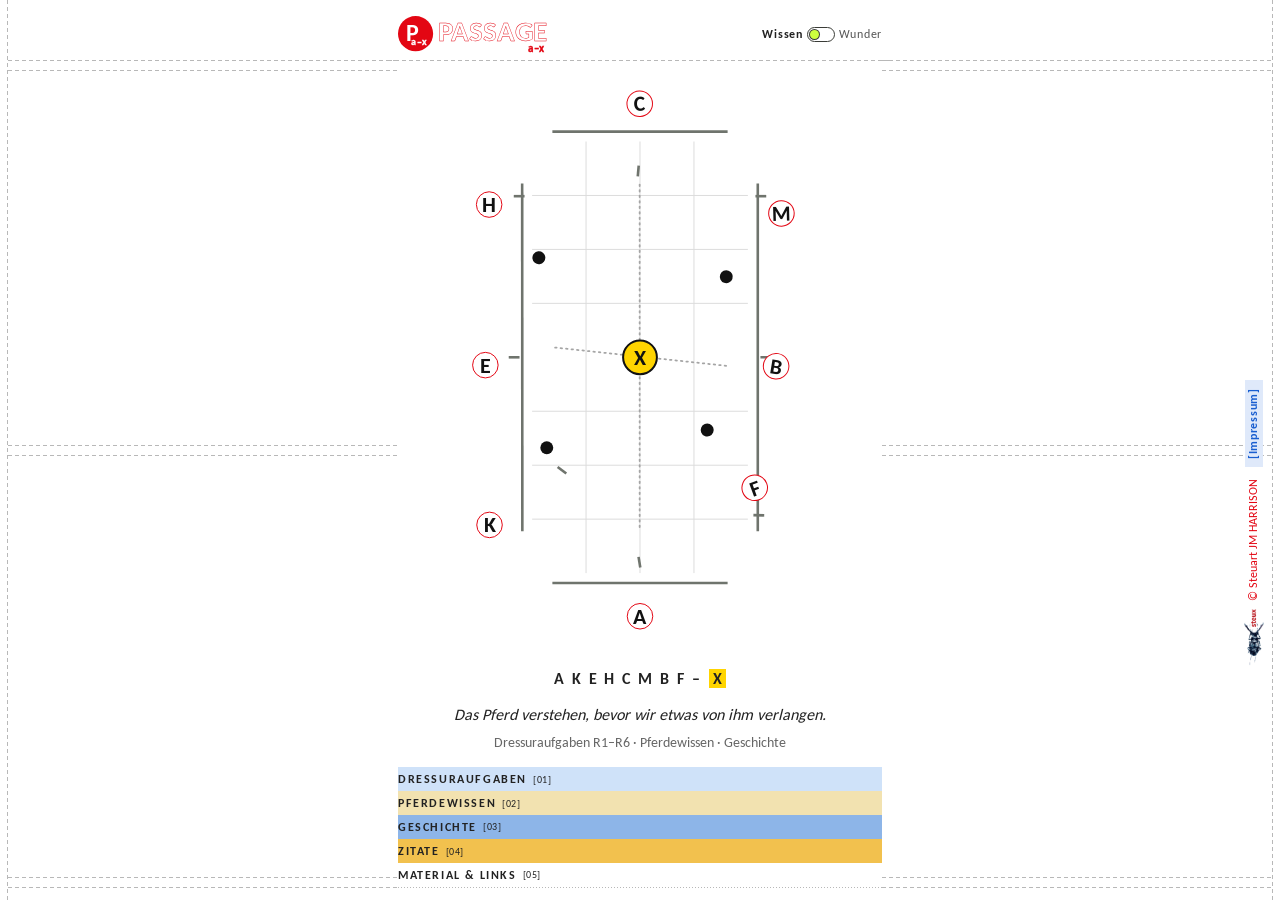
<file: theorie.html>
<!doctype html><html lang="de"><head><meta charset="utf-8"><meta name="viewport" content="width=device-width,initial-scale=1"><title>PASSAGE a–x</title>
<script>location.replace('./index.html'+location.hash)</script>
<meta http-equiv="refresh" content="0;url=./"></head>
<body style="font-family:system-ui,sans-serif;padding:24px"><p>Weiter zu <a href="./index.html">PASSAGE a–x</a>.</p></body></html>
</file>
